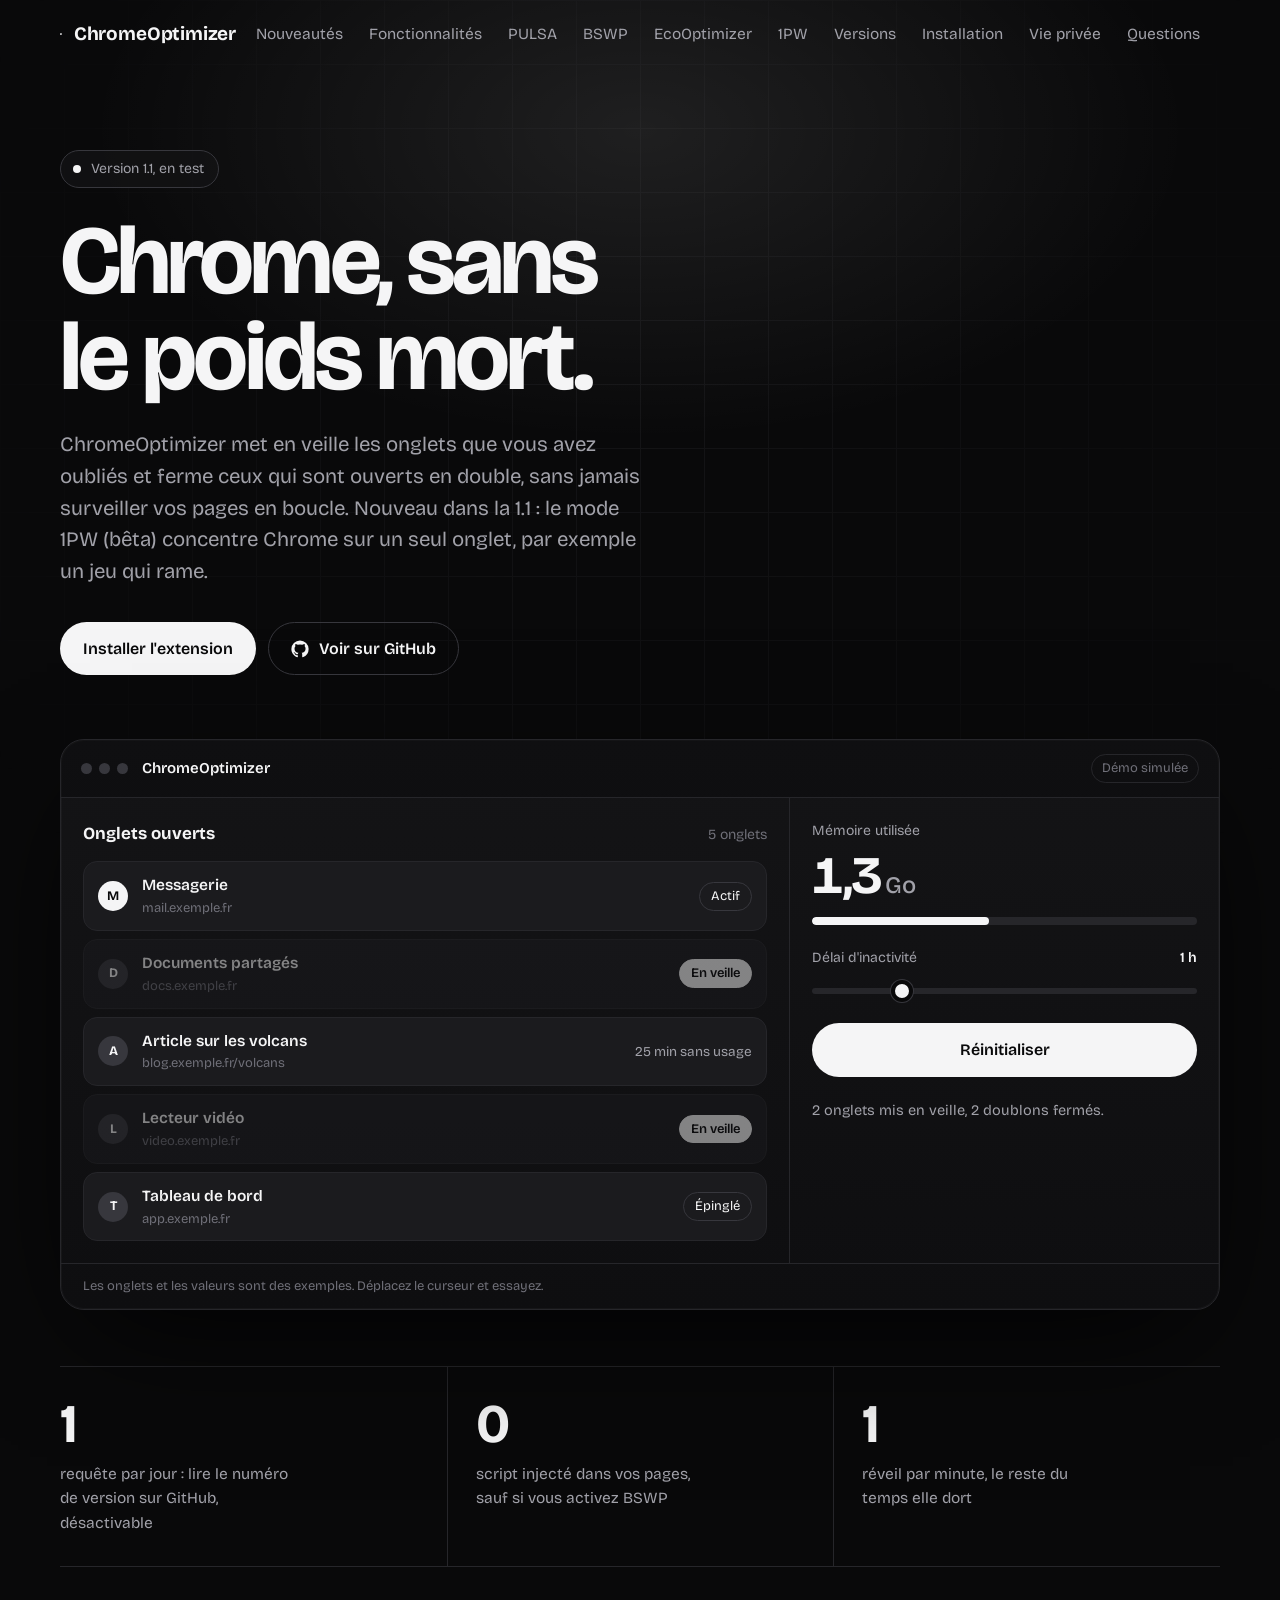
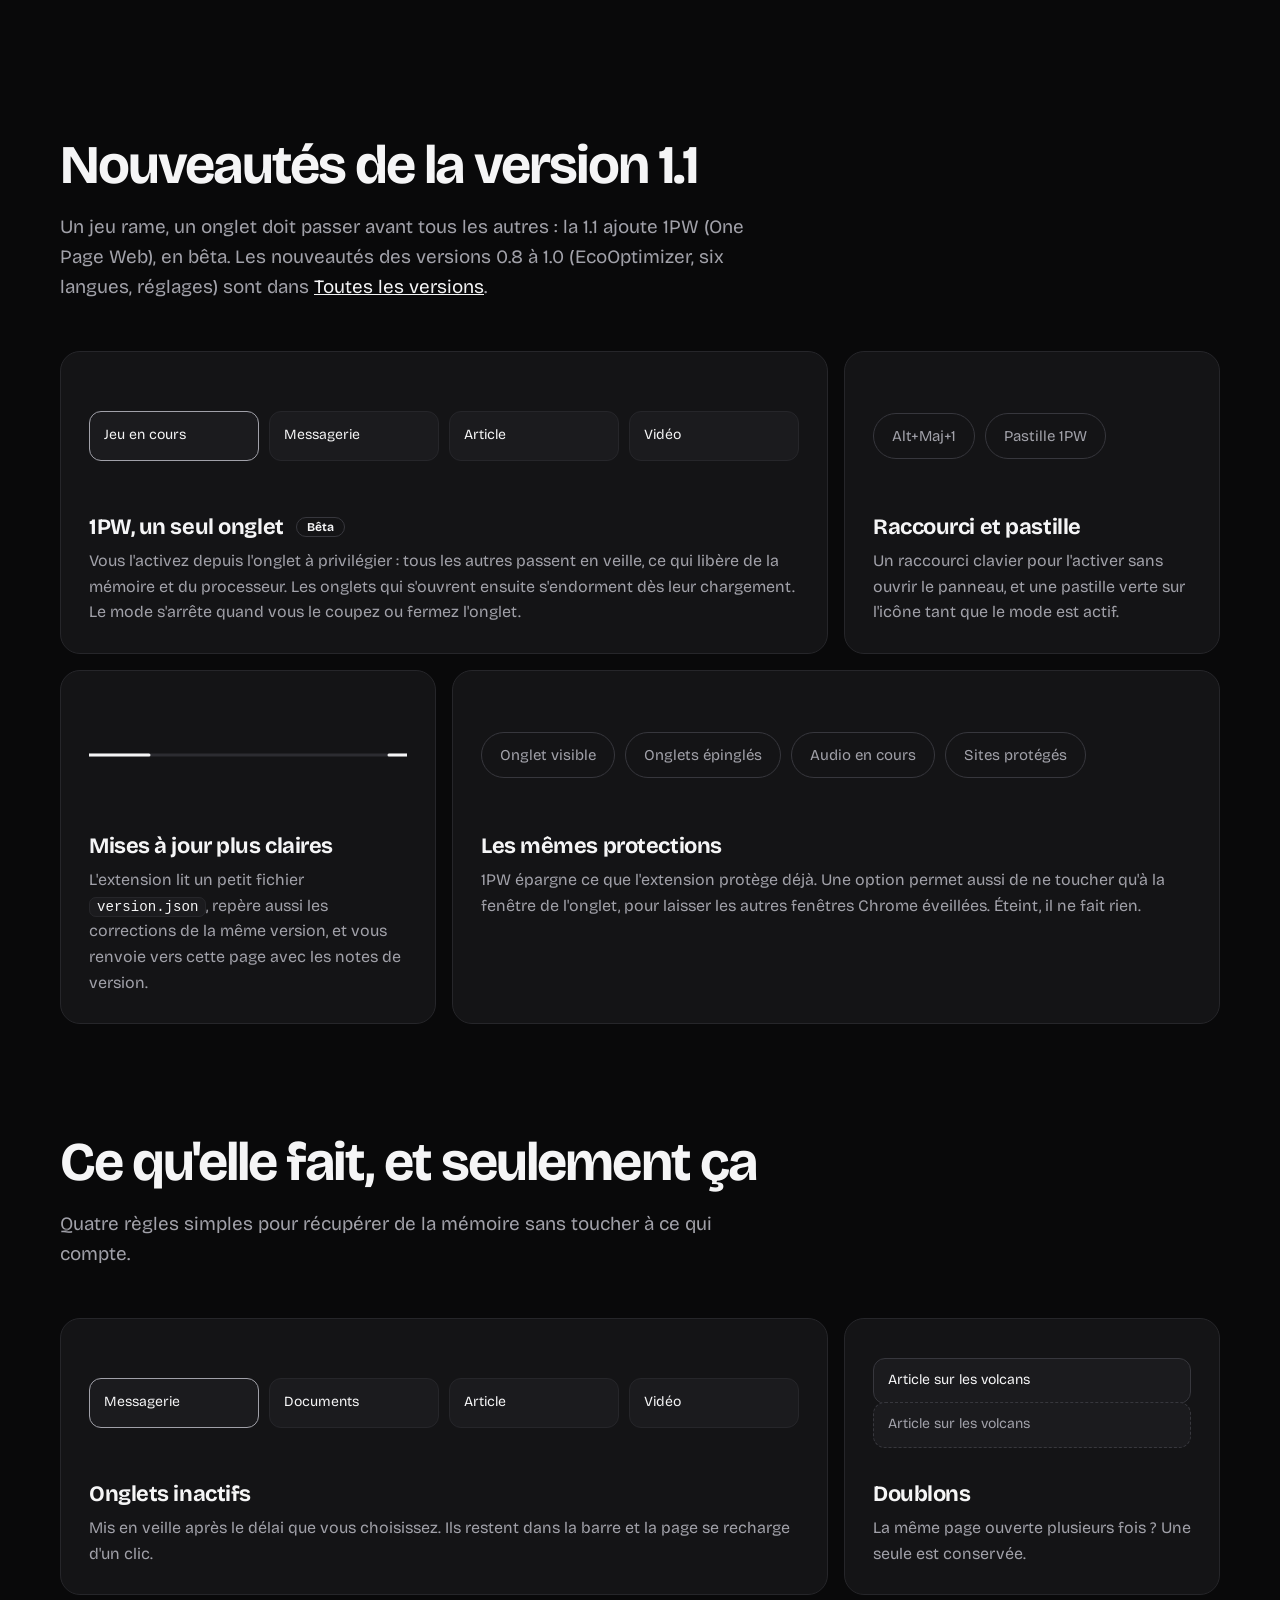
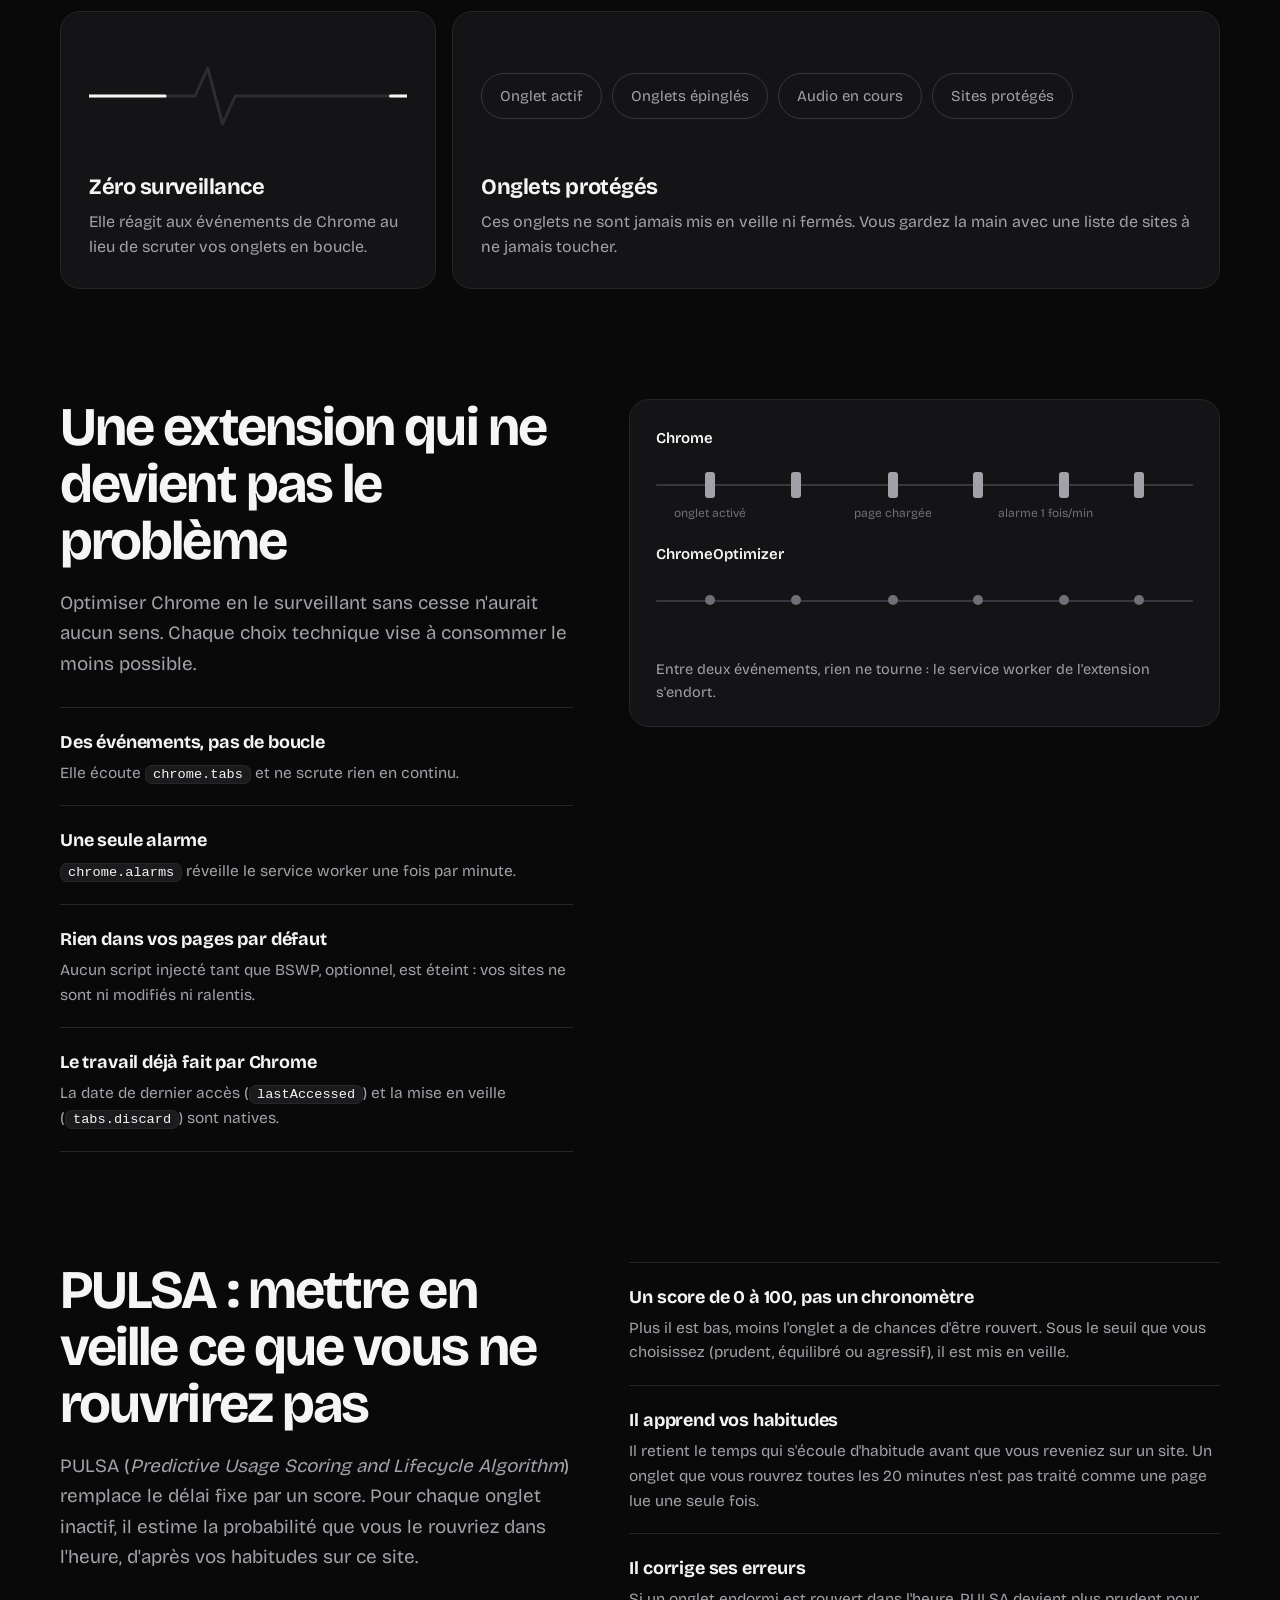
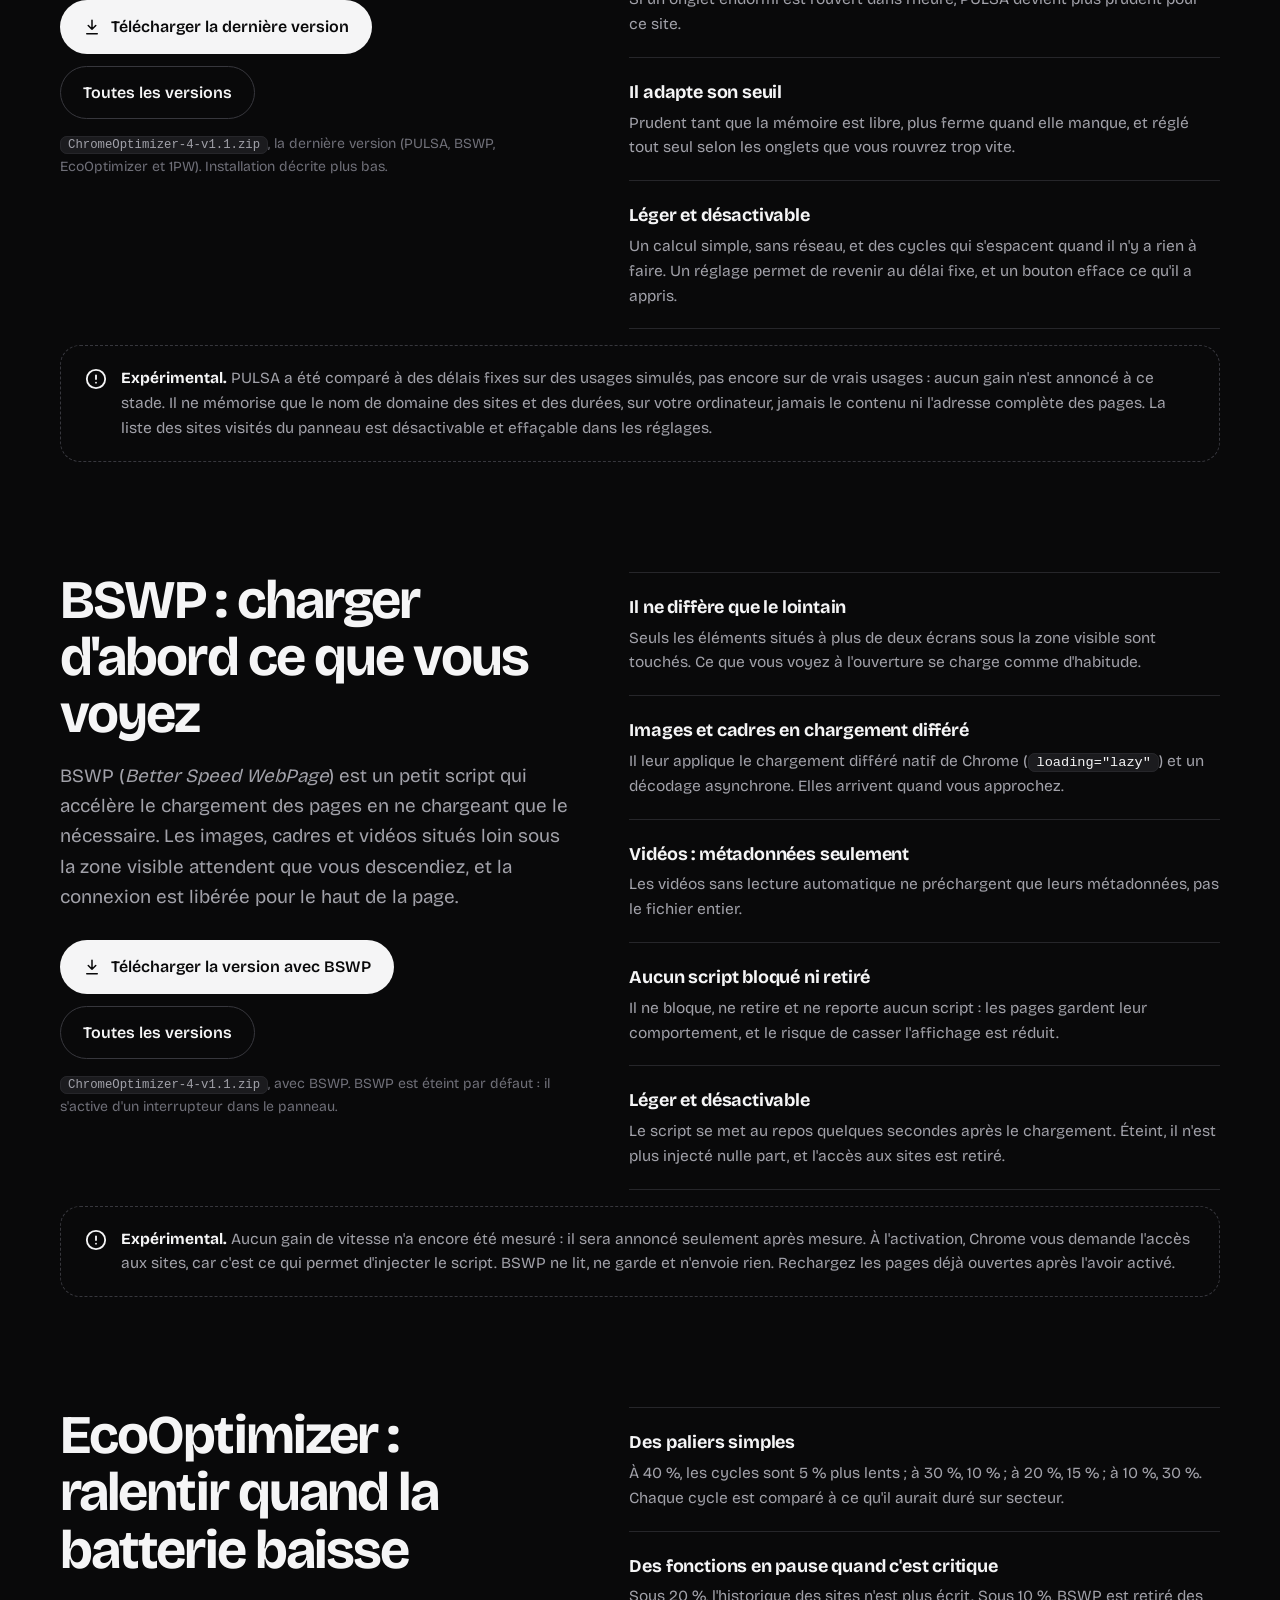
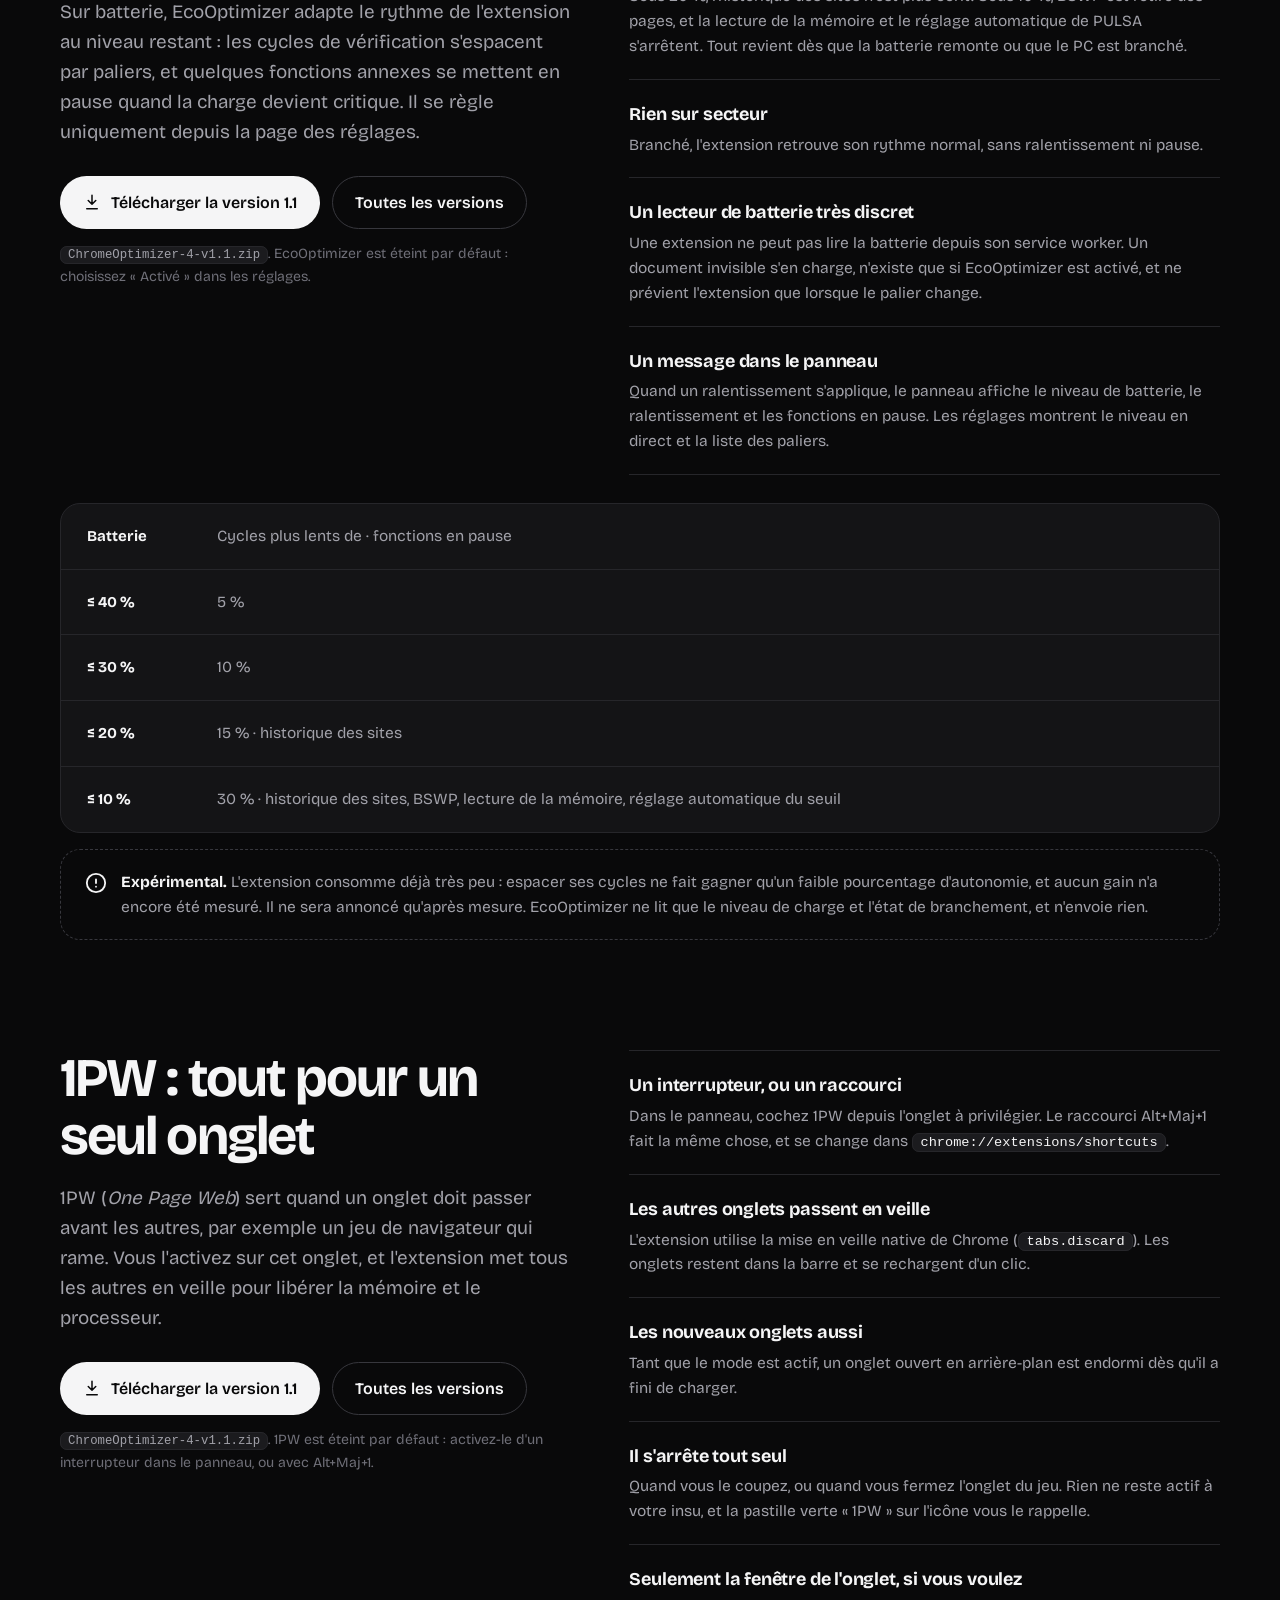
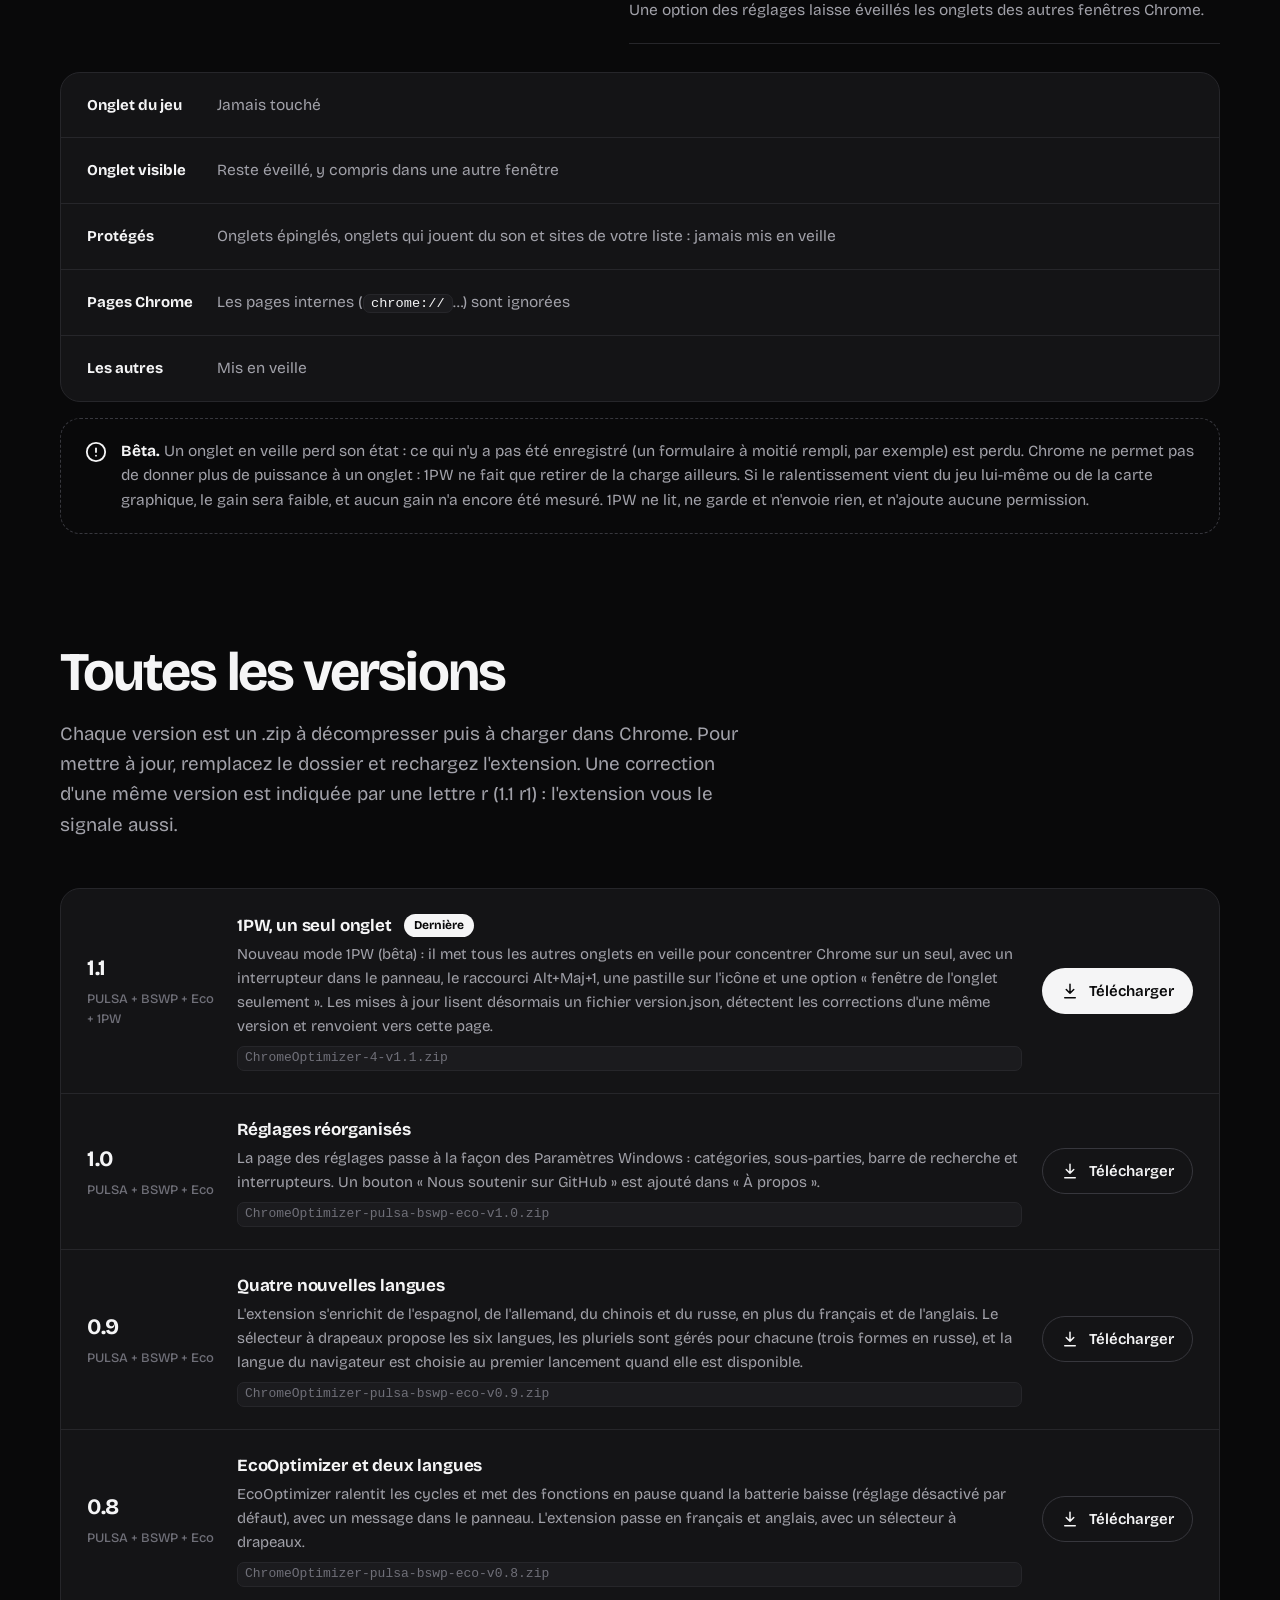
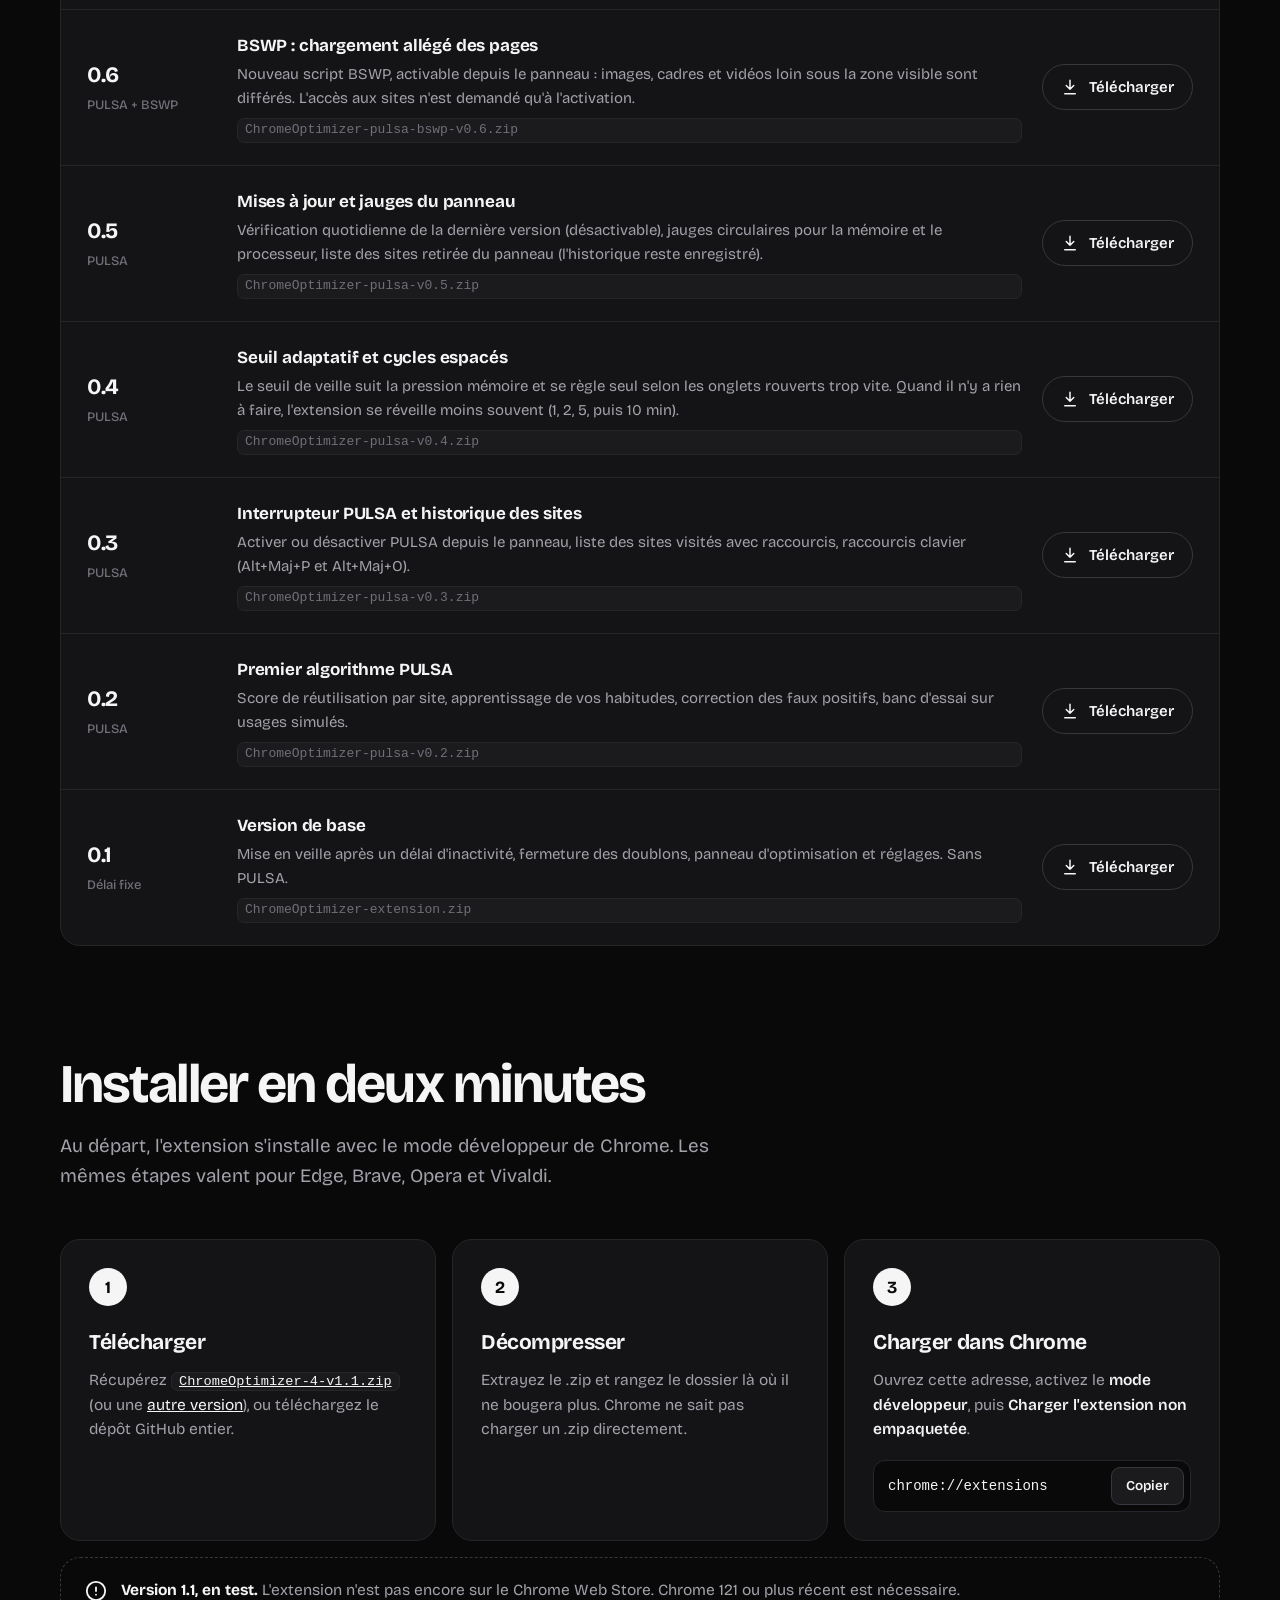
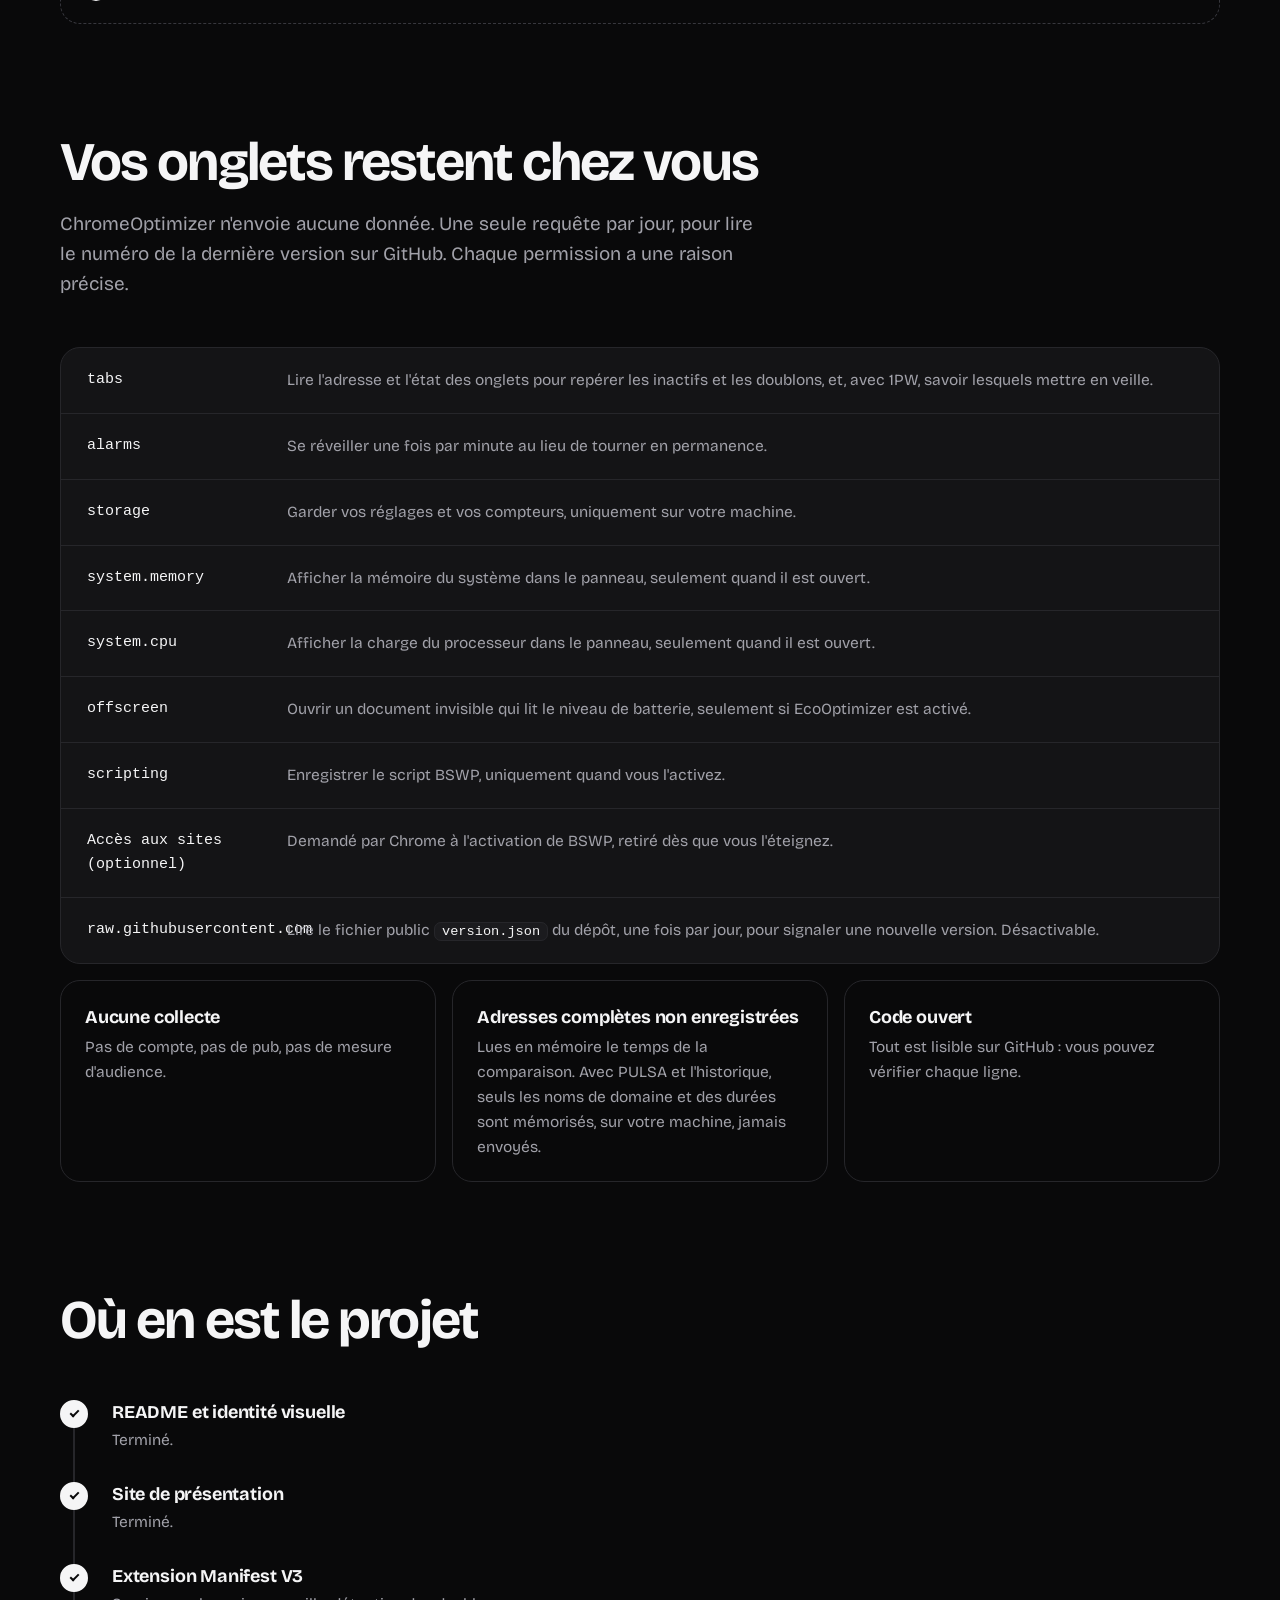
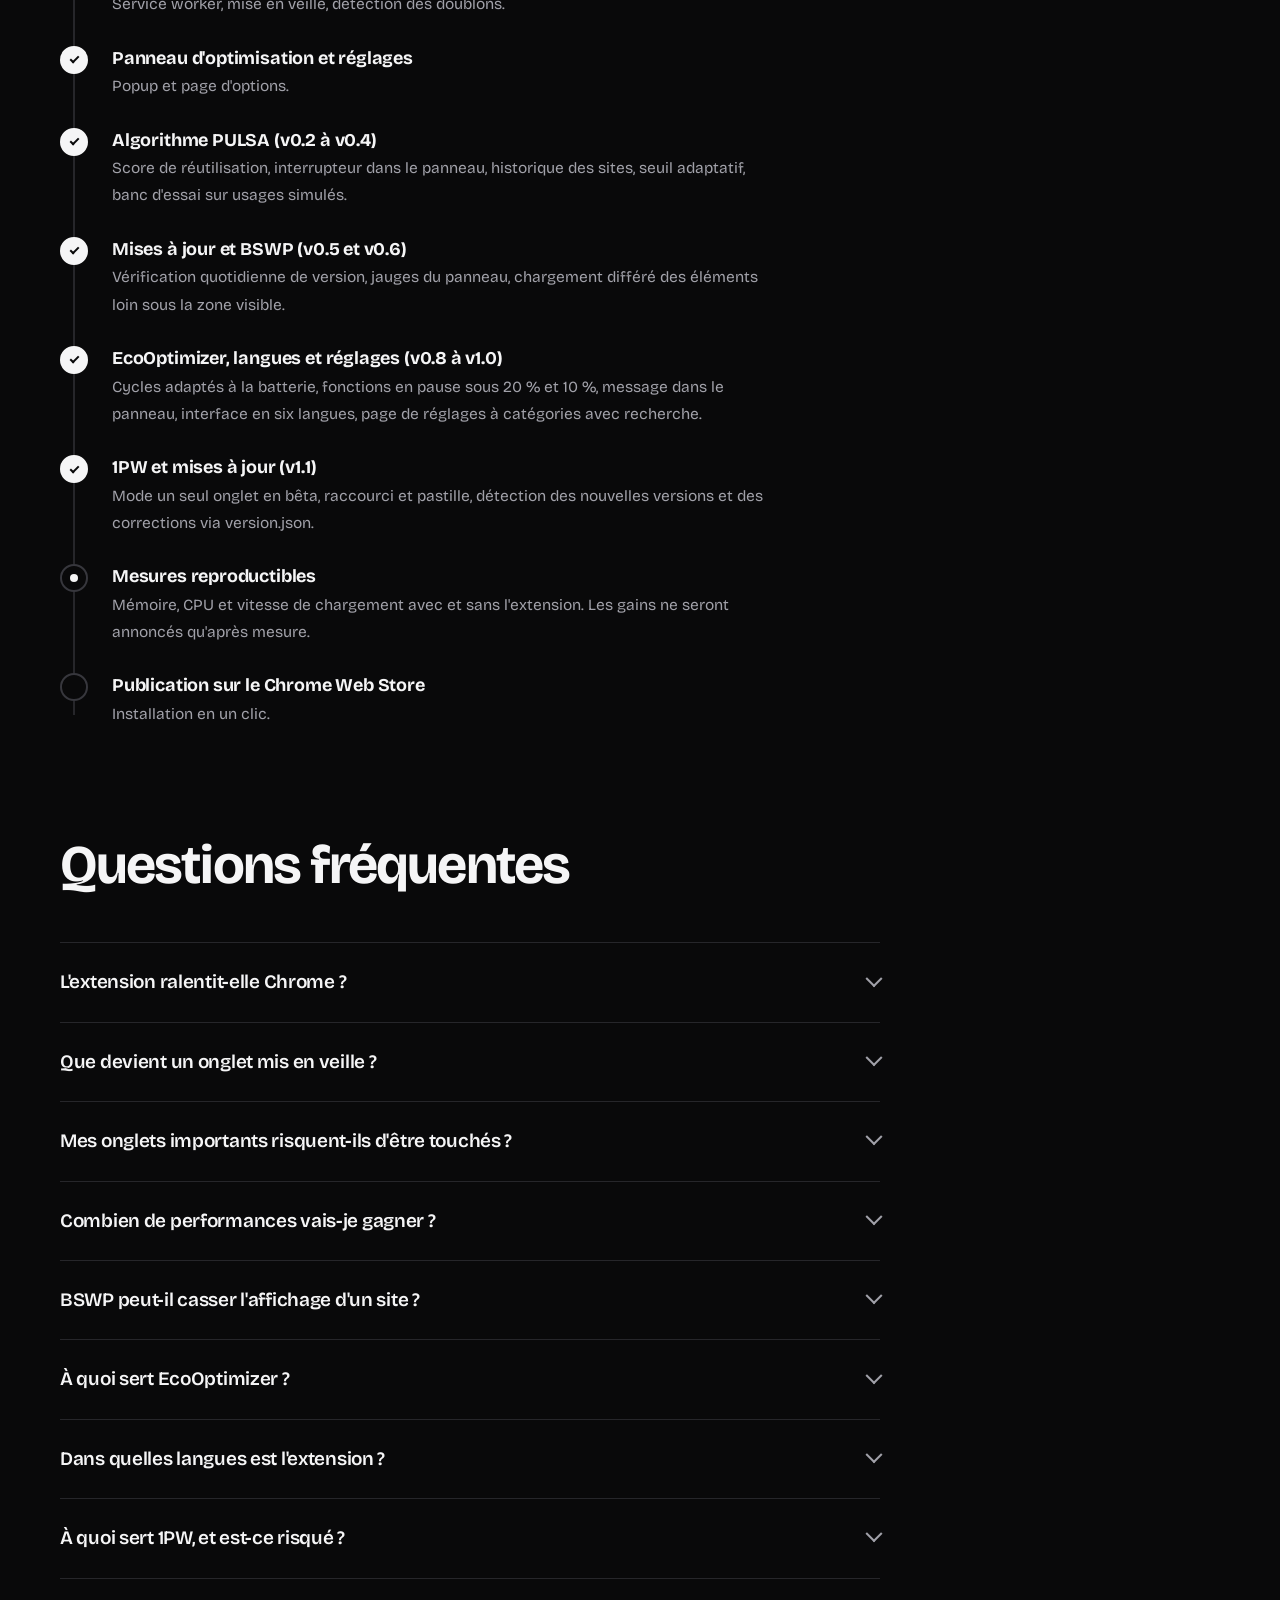
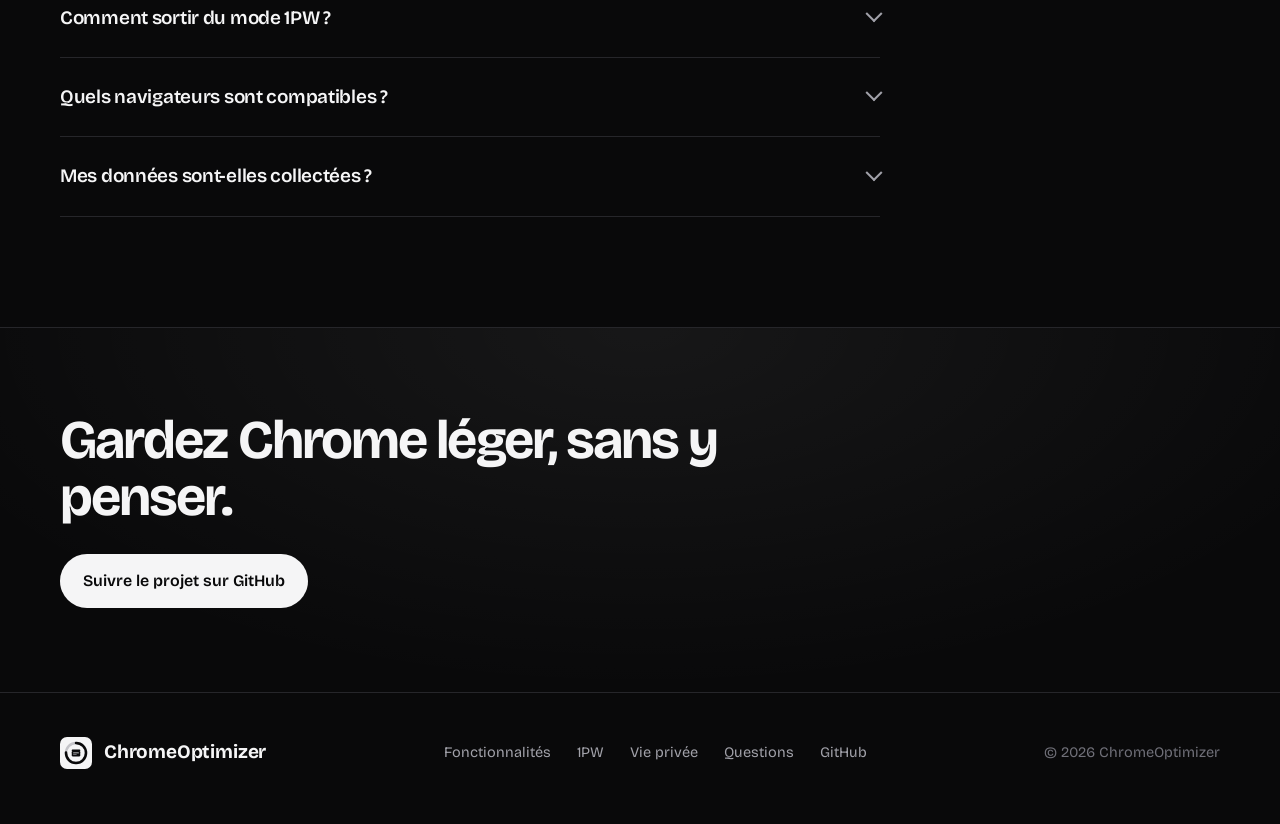
<file: index.html>
<!DOCTYPE html>
<html lang="fr">
<head>

<!-- Google tag (gtag.js) -->
<script async src="https://www.googletagmanager.com/gtag/js?id=G-51LEDQMF4M"></script>
<script>
  window.dataLayer = window.dataLayer || [];
  function gtag(){dataLayer.push(arguments);}
  gtag('js', new Date());

  gtag('config', 'G-51LEDQMF4M');
</script>


<meta charset="utf-8">
<meta name="viewport" content="width=device-width, initial-scale=1, viewport-fit=cover">
<title>ChromeOptimizer : libérez la mémoire de Chrome sans y penser</title>
<meta name="description" content="ChromeOptimizer met en veille les onglets inactifs, ferme les doublons, ménage la batterie (EcoOptimizer) et, nouveauté de la 1.1, concentre Chrome sur un seul onglet (1PW, bêta). En six langues. Aucune donnée collectée.">
<meta name="theme-color" content="#09090a">
<meta property="og:title" content="ChromeOptimizer">
<meta property="og:description" content="Libérez la mémoire de Chrome sans y penser. Onglets inactifs en veille, doublons fermés.">
<meta property="og:type" content="website">
<link rel="canonical" href="https://chpalitom09-bot.github.io/ChromeOptimizer/">
<meta name="robots" content="index, follow, max-image-preview:large">
<meta name="author" content="ChromeOptimizer">
<meta name="keywords" content="extension Chrome, libérer mémoire Chrome, onglets inactifs, mise en veille onglets, fermer doublons, économiser batterie, Chrome lent, tab suspender, gestionnaire d'onglets">
<meta property="og:url" content="https://chpalitom09-bot.github.io/ChromeOptimizer/">
<meta property="og:site_name" content="ChromeOptimizer">
<meta property="og:locale" content="fr_FR">
<meta property="og:image" content="https://chpalitom09-bot.github.io/ChromeOptimizer/og-image.png">
<meta property="og:image:width" content="1200">
<meta property="og:image:height" content="630">
<meta property="og:image:alt" content="ChromeOptimizer : libérez la mémoire de Chrome sans y penser">
<meta name="twitter:card" content="summary_large_image">
<meta name="twitter:title" content="ChromeOptimizer : libérez la mémoire de Chrome sans y penser">
<meta name="twitter:description" content="Onglets inactifs en veille, doublons fermés, mode un seul onglet. Aucune donnée collectée.">
<meta name="twitter:image" content="https://chpalitom09-bot.github.io/ChromeOptimizer/og-image.png">
<link rel="icon" href="https://chpalitom09-bot.github.io/ChromeOptimizer/favicon.ico" sizes="any">
<link rel="icon" href="https://chpalitom09-bot.github.io/ChromeOptimizer/favicon.svg" type="image/svg+xml">
<link rel="icon" href="https://chpalitom09-bot.github.io/ChromeOptimizer/icon-48.png" type="image/png" sizes="48x48">
<link rel="icon" href="https://chpalitom09-bot.github.io/ChromeOptimizer/icon-192.png" type="image/png" sizes="192x192">
<link rel="apple-touch-icon" href="https://chpalitom09-bot.github.io/ChromeOptimizer/apple-touch-icon.png">
<link rel="manifest" href="https://chpalitom09-bot.github.io/ChromeOptimizer/site.webmanifest">
<script type="application/ld+json">
{
  "@context": "https://schema.org",
  "@graph": [
    {
      "@type": "WebSite",
      "@id": "https://chpalitom09-bot.github.io/ChromeOptimizer/#website",
      "url": "https://chpalitom09-bot.github.io/ChromeOptimizer/",
      "name": "ChromeOptimizer",
      "inLanguage": "fr"
    },
    {
      "@type": "SoftwareApplication",
      "@id": "https://chpalitom09-bot.github.io/ChromeOptimizer/#app",
      "name": "ChromeOptimizer",
      "applicationCategory": "BrowserApplication",
      "operatingSystem": "Windows, macOS, Linux (Chrome 121+, Chromium)",
      "softwareVersion": "1.1",
      "description": "Extension Chrome qui met en veille les onglets inactifs, ferme les doublons, ménage la batterie et concentre Chrome sur un seul onglet. Aucune donnée collectée.",
      "url": "https://chpalitom09-bot.github.io/ChromeOptimizer/",
      "image": "https://chpalitom09-bot.github.io/ChromeOptimizer/og-image.png",
      "downloadUrl": "https://github.com/chpalitom09-bot/ChromeOptimizer/raw/main/ChromeOptimizer-4-v1.1.zip",
      "license": "https://github.com/chpalitom09-bot/ChromeOptimizer",
      "isAccessibleForFree": true,
      "offers": { "@type": "Offer", "price": "0", "priceCurrency": "EUR" }
    }
  ]
}
</script>
<link rel="preconnect" href="https://fonts.googleapis.com">
<link rel="preconnect" href="https://fonts.gstatic.com" crossorigin>
<link href="https://fonts.googleapis.com/css2?family=Bricolage+Grotesque:opsz,wght@12..96,400;12..96,500;12..96,600;12..96,700;12..96,800&display=swap" rel="stylesheet">
<style>
:root{
  --bg:#09090a; --bg-2:#0e0e10; --surface:#141416; --surface-2:#1b1b1e;
  --line:#26262a; --line-2:#37373d;
  --text:#f5f5f6; --muted:#a1a1a9; --dim:#6f6f78;
  --radius:20px; --wrap:1160px;
  color-scheme:dark;
}
*,*::before,*::after{box-sizing:border-box}
*{margin:0}
html{overflow-x:hidden;scroll-behavior:smooth;scroll-padding-top:88px;-webkit-text-size-adjust:100%}
body{font-family:"Bricolage Grotesque",system-ui,-apple-system,"Segoe UI",Roboto,sans-serif;background:var(--bg);color:var(--text);line-height:1.6;-webkit-font-smoothing:antialiased;overflow-x:hidden;font-size:17px}
a{color:inherit}
img,svg{display:block;max-width:100%}
button{font:inherit;color:inherit;cursor:pointer}
:focus-visible{outline:2px solid var(--text);outline-offset:3px;border-radius:6px}
.wrap{width:min(var(--wrap),100% - 40px);margin-inline:auto}
.sr{position:absolute;width:1px;height:1px;overflow:hidden;clip:rect(0 0 0 0);white-space:nowrap}
.skip{position:absolute;left:12px;top:-60px;background:var(--text);color:var(--bg);padding:10px 16px;border-radius:10px;z-index:100;text-decoration:none;font-weight:600}
.skip:focus{top:12px}

/* Boutons */
.btn{display:inline-flex;align-items:center;justify-content:center;gap:10px;padding:13px 22px;border-radius:999px;font-weight:600;font-size:16px;text-decoration:none;border:1px solid transparent;transition:background .2s,color .2s,border-color .2s,transform .2s;white-space:nowrap}
.btn:active{transform:scale(.97)}
.btn-primary{background:var(--text);color:var(--bg)}
.btn-primary:hover{background:#fff}
.btn-ghost{border-color:var(--line-2);color:var(--text);background:transparent}
.btn-ghost:hover{border-color:var(--muted);background:rgba(255,255,255,.04)}
.btn svg{width:18px;height:18px}

/* Navigation */
.nav{position:fixed;inset:0 0 auto 0;z-index:50;transition:background .3s,border-color .3s;border-bottom:1px solid transparent}
.nav.scrolled,.nav.open{background:rgba(9,9,10,.82);backdrop-filter:blur(14px);-webkit-backdrop-filter:blur(14px);border-color:var(--line)}
.nav-in{display:flex;align-items:center;justify-content:space-between;height:68px;gap:20px}
.brand{display:flex;align-items:center;gap:12px;text-decoration:none;font-weight:700;font-size:19px;letter-spacing:-.01em}
.brand svg{width:32px;height:32px}
.menu{display:flex;align-items:center;gap:30px}
.menu a{color:var(--muted);text-decoration:none;font-size:15.5px;transition:color .2s;white-space:nowrap}
.menu a:hover{color:var(--text)}
.nav-cta{display:flex;align-items:center;gap:10px}
.nav-cta .btn{padding:9px 18px;font-size:15px}
.burger{display:none;width:44px;height:44px;border-radius:12px;border:1px solid var(--line-2);background:transparent;position:relative}
.burger i{position:absolute;left:12px;right:12px;height:2px;background:var(--text);border-radius:2px;transition:transform .3s,opacity .2s}
.burger i:nth-child(1){top:16px}.burger i:nth-child(2){top:21px}.burger i:nth-child(3){top:26px}
.nav.open .burger i:nth-child(1){transform:translateY(5px) rotate(45deg)}
.nav.open .burger i:nth-child(2){opacity:0}
.nav.open .burger i:nth-child(3){transform:translateY(-5px) rotate(-45deg)}

/* Hero */
.hero{position:relative;padding:150px 0 60px;isolation:isolate;overflow-x:clip}
.hero::before{content:"";position:absolute;inset:0;z-index:-1;background-image:linear-gradient(var(--line) 1px,transparent 1px),linear-gradient(90deg,var(--line) 1px,transparent 1px);background-size:64px 64px;opacity:.4;-webkit-mask-image:radial-gradient(ellipse 75% 55% at 50% 25%,#000,transparent 78%);mask-image:radial-gradient(ellipse 75% 55% at 50% 25%,#000,transparent 78%)}
.hero::after{content:"";position:absolute;left:50%;top:-180px;width:min(1100px,140vw);height:620px;transform:translateX(-50%);z-index:-1;background:radial-gradient(closest-side,rgba(255,255,255,.09),transparent);pointer-events:none}
.status{display:inline-flex;align-items:center;gap:10px;padding:7px 14px 7px 12px;border:1px solid var(--line-2);border-radius:999px;font-size:14px;color:var(--muted);background:rgba(20,20,22,.7)}
.status i{width:8px;height:8px;border-radius:50%;background:var(--text);animation:beat 2.4s ease-in-out infinite}
@keyframes beat{0%,100%{opacity:1;transform:scale(1)}50%{opacity:.35;transform:scale(.7)}}
h1{font-size:clamp(2.5rem,7.6vw,6.1rem);line-height:.98;letter-spacing:-.04em;font-weight:700;margin:26px 0 24px}
h1 .ln{display:block;overflow:hidden;padding-bottom:.08em;margin-bottom:-.08em}
h1 .ln span{display:block;animation:rise 1s cubic-bezier(.2,.75,.15,1) both;animation-delay:calc(var(--i) * .11s + .1s)}
@keyframes rise{from{transform:translateY(105%)}to{transform:none}}
.lead{max-width:600px;font-size:clamp(1.05rem,2.2vw,1.28rem);color:var(--muted);line-height:1.55}
.cta{display:flex;flex-wrap:wrap;gap:12px;margin-top:34px}
.in-up{animation:inup .9s cubic-bezier(.2,.75,.15,1) both;animation-delay:calc(var(--d,0) * 1s)}
@keyframes inup{from{opacity:0;transform:translateY(22px)}to{opacity:1;transform:none}}

/* Démo */
.panel{margin-top:64px;background:linear-gradient(180deg,var(--surface),var(--bg-2));border:1px solid var(--line);border-radius:24px;box-shadow:0 40px 120px -30px rgba(0,0,0,.9),0 0 0 1px rgba(255,255,255,.03) inset;overflow:hidden}
.panel-bar{display:flex;align-items:center;gap:14px;padding:14px 20px;border-bottom:1px solid var(--line);background:rgba(0,0,0,.25)}
.dots{display:flex;gap:7px}.dots i{width:11px;height:11px;border-radius:50%;background:var(--line-2)}
.panel-title{font-weight:600;font-size:15px}
.panel-tag{margin-left:auto;white-space:nowrap;font-size:13px;color:var(--dim);border:1px solid var(--line);padding:3px 10px;border-radius:999px}
.panel-body{display:grid;grid-template-columns:minmax(0,1.7fr) minmax(0,1fr);gap:0}
.list-box{padding:22px 22px 14px;border-right:1px solid var(--line)}
.list-head{display:flex;justify-content:space-between;align-items:baseline;margin-bottom:14px}
.list-head b{font-size:17px}.list-head span{font-size:14px;color:var(--dim)}
.row{display:grid;grid-template-rows:1fr;transition:grid-template-rows .6s cubic-bezier(.4,0,.2,1),opacity .4s}
.row-clip{overflow:hidden;min-height:0}
.row-in{display:flex;align-items:center;gap:14px;padding:11px 14px;margin-bottom:8px;background:var(--surface-2);border:1px solid var(--line);border-radius:14px;transition:opacity .5s,background .25s,border-color .25s}
.row.scan .row-in{background:#2b2b30;border-color:#6a6a73}
.row.is-sleep .row-in{opacity:.5}
.row.is-closed{grid-template-rows:0fr;opacity:0}
.fav{flex:none;width:30px;height:30px;border-radius:50%;background:var(--line-2);display:grid;place-items:center;font-size:13px;font-weight:700;color:var(--text)}
.row.k-active .fav{background:var(--text);color:var(--bg)}
.row-main{min-width:0;flex:1}
.row-main b{display:block;font-weight:600;font-size:15.5px;white-space:nowrap;overflow:hidden;text-overflow:ellipsis}
.row-main small{display:block;font-size:13px;color:var(--dim);white-space:nowrap;overflow:hidden;text-overflow:ellipsis}
.meta{flex:none;font-size:13.5px;color:var(--muted);text-align:right}
.pill{display:inline-block;padding:3px 11px;border-radius:999px;border:1px solid var(--line-2);font-size:13px;color:var(--text)}
.pill.dup{border-style:dashed;color:var(--muted)}
.pill.sleep{background:var(--text);color:var(--bg);border-color:var(--text);font-weight:600}
.side{padding:22px;display:flex;flex-direction:column;gap:22px}
.mem-label{font-size:14px;color:var(--muted)}
.mem-num{font-size:clamp(2.4rem,5vw,3.3rem);font-weight:700;letter-spacing:-.03em;line-height:1.1;margin:4px 0 12px;font-variant-numeric:tabular-nums}
.mem-num small{font-size:.45em;font-weight:500;color:var(--muted);margin-left:4px;letter-spacing:0}
.bar{height:8px;border-radius:99px;background:var(--line);overflow:hidden}
.bar i{display:block;height:100%;width:100%;background:var(--text);border-radius:99px;transition:width .9s cubic-bezier(.4,0,.2,1)}
.slider{display:block;font-size:14px;color:var(--muted)}
.slider-top{display:flex;justify-content:space-between;margin-bottom:10px}
.slider output{color:var(--text);font-weight:600}
input[type=range]{-webkit-appearance:none;appearance:none;width:100%;height:6px;border-radius:99px;background:var(--line);outline-offset:6px}
input[type=range]::-webkit-slider-thumb{-webkit-appearance:none;width:22px;height:22px;border-radius:50%;background:var(--text);border:4px solid var(--bg);box-shadow:0 0 0 1px var(--line-2);cursor:pointer}
input[type=range]::-moz-range-thumb{width:18px;height:18px;border-radius:50%;background:var(--text);border:4px solid var(--bg);box-shadow:0 0 0 1px var(--line-2);cursor:pointer}
.side .btn{width:100%}
.summary{font-size:14.5px;color:var(--muted);min-height:3em}
.note{padding:12px 22px;border-top:1px solid var(--line);font-size:13px;color:var(--dim)}

/* Faits */
.facts{display:grid;grid-template-columns:repeat(3,1fr);margin-top:56px;border-top:1px solid var(--line);border-bottom:1px solid var(--line)}
.fact{padding:30px 0 30px 28px;border-left:1px solid var(--line)}
.fact:first-child{border-left:0;padding-left:0}
.fact b{display:block;font-size:clamp(2.2rem,4.5vw,3.4rem);font-weight:700;letter-spacing:-.04em;line-height:1}
.fact span{display:block;margin-top:10px;color:var(--muted);font-size:15.5px;max-width:240px}

/* Sections */
section{padding:110px 0 0}
.sec-head{max-width:700px;margin-bottom:48px}
h2{font-size:clamp(2rem,4.6vw,3.4rem);letter-spacing:-.035em;line-height:1.05;font-weight:700}
.sec-head p{margin-top:18px;color:var(--muted);font-size:clamp(1.02rem,2vw,1.18rem)}

/* Fonctionnalités */
.bento{display:grid;grid-template-columns:repeat(6,1fr);gap:16px}
.tile{background:var(--surface);border:1px solid var(--line);border-radius:var(--radius);padding:28px;display:flex;flex-direction:column;gap:22px;overflow:hidden;position:relative;transition:border-color .3s}
.tile:hover{border-color:var(--line-2)}
.t4{grid-column:span 4}.t2{grid-column:span 2}
.tile h3{font-size:22px;letter-spacing:-.02em;line-height:1.2}
.tile p{color:var(--muted);font-size:16px;margin-top:8px}
.viz{min-height:112px;display:flex;align-items:center}
.mt-row{display:flex;gap:10px;width:100%}
.mt{flex:1;position:relative;height:50px;border-radius:12px;background:var(--surface-2);border:1px solid var(--line);display:flex;align-items:center;padding:0 14px;font-size:14px;color:var(--text);white-space:nowrap}
.mt.on{border-color:var(--muted)}
.mt.sl{animation:dim 6s ease-in-out infinite;animation-delay:calc(var(--k) * .7s)}
@keyframes dim{0%,18%{opacity:1}30%,80%{opacity:.35}92%,100%{opacity:1}}
.z{position:absolute;right:12px;top:6px;font-weight:700;opacity:0;font-size:15px;animation:zf 3s ease-out infinite}
.z:nth-child(2){animation-delay:1s}.z:nth-child(3){animation-delay:2s}
@keyframes zf{0%{opacity:0;transform:translate(0,10px)}25%{opacity:1}100%{opacity:0;transform:translate(10px,-20px)}}
.v-dup{position:relative;width:100%;height:110px}
.v-dup .d{position:absolute;left:0;right:0;height:46px;border-radius:12px;background:var(--surface-2);border:1px solid var(--line-2);display:flex;align-items:center;padding:0 14px;font-size:14px}
.v-dup .d1{top:10px}
.v-dup .d2{top:54px;border-style:dashed;color:var(--muted);animation:merge 4.5s ease-in-out infinite}
@keyframes merge{0%,20%{transform:none;opacity:1}55%,85%{transform:translateY(-44px) scale(.97);opacity:0}85.1%{transform:none;opacity:0}100%{transform:none;opacity:1}}
.v-line{width:100%}
.v-line svg{width:100%;height:96px}
.v-line .pulse{animation:run 3s linear infinite}
@keyframes run{0%{stroke-dashoffset:20}100%{stroke-dashoffset:-100}}
.chips{display:flex;flex-wrap:wrap;gap:10px}
.chip{padding:10px 18px;border-radius:999px;border:1px solid var(--line-2);font-size:15px;color:var(--muted);animation:glow 6s ease-in-out infinite;animation-delay:calc(var(--k) * 1.5s)}
@keyframes glow{0%{background:transparent;color:var(--muted)}6%,20%{background:var(--text);color:var(--bg);border-color:var(--text)}30%,100%{background:transparent;color:var(--muted)}}

/* Léger */
.split{display:grid;grid-template-columns:minmax(0,1fr) minmax(0,1.15fr);gap:56px;align-items:start}
.plist{list-style:none;padding:0;border-top:1px solid var(--line)}
.plist li{padding:20px 0;border-bottom:1px solid var(--line)}
.plist b{display:block;font-size:18px;letter-spacing:-.01em}
.plist span{display:block;color:var(--muted);font-size:15.5px;margin-top:4px}
code{font-family:ui-monospace,SFMono-Regular,Menlo,Consolas,monospace;font-size:.88em;background:var(--surface-2);border:1px solid var(--line);padding:1px 7px;border-radius:7px;color:var(--text)}
.lanes{background:var(--surface);border:1px solid var(--line);border-radius:var(--radius);padding:26px 26px 22px;position:sticky;top:100px}
.lane-name{display:block;font-weight:600;font-size:15px;margin-bottom:6px}
.track{position:relative;height:74px;margin-bottom:12px}
.track::before{content:"";position:absolute;left:0;right:0;top:28px;height:2px;background:var(--line-2);border-radius:2px}
.tick{position:absolute;left:calc(var(--x) * 1%);top:16px;width:10px;height:26px;margin-left:-5px;border-radius:3px;background:var(--muted)}
.tick-l{position:absolute;left:calc(var(--x) * 1%);top:48px;transform:translateX(-50%);font-size:12px;color:var(--dim);white-space:nowrap}
.blip{position:absolute;left:calc(var(--x) * 1%);top:23px;width:10px;height:10px;margin-left:-5px;border-radius:50%;background:var(--dim)}
.blip::after{content:"";position:absolute;inset:-4px;border-radius:50%;background:var(--text);opacity:0;animation:ping 8s ease-out infinite;animation-delay:calc(var(--x) * .08s)}
@keyframes ping{0%{opacity:0;transform:scale(.4)}3%{opacity:1;transform:scale(1.5)}13%,100%{opacity:0;transform:scale(1)}}
.cursor{position:absolute;top:6px;bottom:6px;width:2px;background:var(--text);opacity:0;animation:sweep 8s linear infinite;border-radius:2px}
@keyframes sweep{0%{left:0;opacity:0}3%{opacity:.4}97%{opacity:.4}100%{left:100%;opacity:0}}
.lanes p{color:var(--muted);font-size:14.5px;margin-top:8px}

/* Installation */
.steps{display:grid;grid-template-columns:repeat(3,1fr);gap:16px;counter-reset:s}
.step{background:var(--surface);border:1px solid var(--line);border-radius:var(--radius);padding:28px;counter-increment:s}
.step::before{content:counter(s);display:grid;place-items:center;width:38px;height:38px;border-radius:50%;background:var(--text);color:var(--bg);font-weight:700;margin-bottom:20px}
.step h3{font-size:21px;letter-spacing:-.02em}
.step p{color:var(--muted);font-size:15.5px;margin-top:8px}
.copy{margin-top:18px;display:flex;align-items:center;gap:10px;background:var(--bg);border:1px solid var(--line);border-radius:12px;padding:6px 6px 6px 14px;font-family:ui-monospace,SFMono-Regular,Menlo,Consolas,monospace;font-size:14px}
.copy span{flex:1;min-width:0;overflow:hidden;text-overflow:ellipsis;white-space:nowrap}
.copy button{border:1px solid var(--line-2);background:var(--surface-2);border-radius:9px;padding:7px 14px;font-size:13.5px;font-weight:600;font-family:"Bricolage Grotesque",system-ui,sans-serif;transition:background .2s}
.copy button:hover{background:var(--line)}
/* Versions */
.versions{list-style:none;padding:0;border:1px solid var(--line);border-radius:var(--radius);overflow:hidden;background:var(--surface)}
.ver{display:grid;grid-template-columns:130px 1fr auto;gap:20px;align-items:center;padding:22px 26px;border-top:1px solid var(--line)}
.ver:first-child{border-top:0}
.ver-n{font-size:22px;font-weight:700;letter-spacing:-.02em}
.ver-n small{display:block;font-size:13px;font-weight:500;color:var(--dim);letter-spacing:0;margin-top:2px}
.ver-t b{display:block;font-size:17px;letter-spacing:-.01em}
.ver-t span{display:block;color:var(--muted);font-size:15px;margin-top:3px}
.ver .tag{display:inline-block;margin-left:8px;padding:2px 10px;border-radius:999px;background:var(--text);color:var(--bg);font-size:12px;font-weight:700;vertical-align:2px;letter-spacing:0}
.ver .btn{padding:10px 18px;font-size:15px}
.ver-file{display:block;margin-top:8px;color:var(--dim);font-size:13px;font-family:ui-monospace,SFMono-Regular,Menlo,Consolas,monospace}
@media (max-width:640px){.ver{grid-template-columns:1fr;gap:12px;padding:20px}.ver .btn{width:100%}}
/* PULSA */
.pulsa-cta{display:flex;flex-wrap:wrap;gap:12px;margin-top:28px}
.pulsa-meta{margin-top:14px;color:var(--dim);font-size:14px}
.pulsa-meta code{color:var(--muted)}
.callout{margin-top:16px;display:flex;gap:14px;align-items:flex-start;border:1px dashed var(--line-2);border-radius:var(--radius);padding:20px 24px;color:var(--muted);font-size:15.5px}
.callout svg{flex:none;width:22px;height:22px;margin-top:2px;color:var(--text)}
.callout b{color:var(--text)}

/* Vie privée */
.table{border:1px solid var(--line);border-radius:var(--radius);overflow:hidden;background:var(--surface)}
.tr{display:grid;grid-template-columns:180px 1fr;gap:20px;padding:20px 26px;border-top:1px solid var(--line)}
.tr:first-child{border-top:0}
.tr b{font-family:ui-monospace,SFMono-Regular,Menlo,Consolas,monospace;font-size:15px;font-weight:500}
.tr span{color:var(--muted);font-size:15.5px}
.assure{display:grid;grid-template-columns:repeat(3,1fr);gap:16px;margin-top:16px}
.assure div{padding:22px 24px;border:1px solid var(--line);border-radius:var(--radius);color:var(--muted);font-size:15.5px}
.assure b{display:block;color:var(--text);font-size:18px;margin-bottom:4px;letter-spacing:-.01em}

/* Feuille de route */
.road{list-style:none;padding:0;max-width:720px;position:relative}
.road::before{content:"";position:absolute;left:13px;top:12px;bottom:12px;width:2px;background:var(--line)}
.road li{position:relative;padding:0 0 26px 52px}
.road li:last-child{padding-bottom:0}
.road i{position:absolute;left:0;top:2px;width:28px;height:28px;border-radius:50%;background:var(--bg);border:2px solid var(--line-2);display:grid;place-items:center}
.road li.done i{background:var(--text);border-color:var(--text)}
.road li.done i::after{content:"";width:9px;height:5px;border-left:2px solid var(--bg);border-bottom:2px solid var(--bg);transform:translateY(-1px) rotate(-45deg)}
.road li.now i::after{content:"";width:8px;height:8px;border-radius:50%;background:var(--text);animation:beat 2.4s ease-in-out infinite}
.road b{font-size:18px;letter-spacing:-.01em;display:block}
.road span{color:var(--muted);font-size:15.5px}

/* FAQ */
.faq{max-width:820px;border-top:1px solid var(--line)}
details{border-bottom:1px solid var(--line)}
summary{list-style:none;cursor:pointer;display:flex;justify-content:space-between;align-items:center;gap:20px;padding:24px 0;font-size:19px;font-weight:600;letter-spacing:-.015em}
summary::-webkit-details-marker{display:none}
summary::after{content:"";flex:none;width:12px;height:12px;border-right:2px solid var(--muted);border-bottom:2px solid var(--muted);transform:rotate(45deg) translate(-3px,-3px);transition:transform .3s}
details[open] summary::after{transform:rotate(-135deg) translate(-3px,-3px)}
details p{padding:0 40px 26px 0;color:var(--muted);font-size:16.5px;max-width:700px;animation:inup .5s ease both}

/* Final + footer */
.final{margin-top:110px;padding:84px 0;border-top:1px solid var(--line);border-bottom:1px solid var(--line);background:radial-gradient(ellipse 60% 100% at 50% 0,rgba(255,255,255,.06),transparent)}
.final .wrap{display:flex;flex-direction:column;align-items:flex-start;gap:28px}
.final h2{max-width:760px}
footer{padding:44px 0 56px}
.foot{display:flex;flex-wrap:wrap;gap:24px 40px;justify-content:space-between;align-items:center;color:var(--dim);font-size:14.5px}
.foot nav{display:flex;flex-wrap:wrap;gap:8px 26px}
.foot a{text-decoration:none;color:var(--muted)}
.foot a:hover{color:var(--text)}

/* Animations seulement quand visibles */
[data-anim]:not(.in) *,[data-anim]:not(.in) *::after{animation-play-state:paused!important}


/* Nouveautés v0.8 : EcoOptimizer et langues */
.eco-viz{display:grid;gap:8px;width:100%}
.eco-row{display:grid;grid-template-columns:62px 1fr 74px;align-items:center;gap:12px;font-size:14px;color:var(--muted)}
.eco-row b{color:var(--text);font-weight:600;font-variant-numeric:tabular-nums}
.eco-bar{height:10px;border-radius:999px;background:var(--surface-2);border:1px solid var(--line);overflow:hidden}
.eco-bar i{display:block;height:100%;width:var(--w);border-radius:999px;background:var(--text);transform:scaleX(0);transform-origin:left;transition:transform .9s cubic-bezier(.4,0,.2,1);transition-delay:calc(var(--k) * .12s)}
.in .eco-bar i{transform:scaleX(1)}
.eco-row em{font-style:normal;text-align:right;font-variant-numeric:tabular-nums}
.langs{display:grid;grid-template-columns:1fr 1fr;gap:10px;width:100%}
.lg{display:flex;align-items:center;gap:12px;padding:9px 12px;border-radius:14px;border:1px solid var(--line-2);background:var(--surface-2);font-size:15px;font-weight:600}
.lg.on{border-color:var(--muted)}
.lg .flag{width:34px;height:23px;border-radius:5px;box-shadow:0 0 0 1px rgba(255,255,255,.18),0 1px 3px rgba(0,0,0,.5)}
.lg small{display:block;font-size:12px;font-weight:500;color:var(--dim);letter-spacing:.04em}
.tiers{margin-top:28px}
.tiers .tr{grid-template-columns:110px 1fr}
.tiers .tr b{font-family:inherit;font-weight:700}
.eco-note{margin-top:14px;color:var(--dim);font-size:14px}
.new{display:inline-block;margin-left:8px;padding:2px 10px;border-radius:999px;border:1px solid var(--line-2);color:var(--text);font-size:12px;font-weight:700;vertical-align:3px;letter-spacing:0}
.menu{gap:26px}
.nav-cta .btn{display:none}
@media (max-width:1260px){
  .menu{position:absolute;left:0;right:0;top:68px;flex-direction:column;align-items:stretch;gap:0;background:rgba(9,9,10,.97);border-bottom:1px solid var(--line);padding:6px 20px 16px;display:none}
  .nav.open .menu{display:flex}
  .menu a{padding:15px 0;border-bottom:1px solid var(--line);font-size:17px}
  .menu a:last-child{border-bottom:0}
  .burger{display:block}
  .nav-cta .btn{display:none}
}
@media (max-width:640px){.tiers .tr{grid-template-columns:1fr}.eco-row{grid-template-columns:54px 1fr 66px;gap:8px}}

/* Responsive */
@media (max-width:980px){
  .bento{grid-template-columns:1fr 1fr}
  .t4,.t2{grid-column:span 2}
  .t2{grid-column:span 1}
  .split{grid-template-columns:1fr;gap:36px}
  .lanes{position:static}
  .steps{grid-template-columns:1fr}
  .assure{grid-template-columns:1fr}
}
@media (max-width:820px){
  .menu{position:absolute;left:0;right:0;top:68px;flex-direction:column;align-items:stretch;gap:0;background:rgba(9,9,10,.97);border-bottom:1px solid var(--line);padding:6px 20px 16px;display:none}
  .nav.open .menu{display:flex}
  .menu a{padding:15px 0;border-bottom:1px solid var(--line);font-size:17px}
  .menu a:last-child{border-bottom:0}
  .burger{display:block}
  .nav-cta .btn{display:none}
  .panel-body{grid-template-columns:1fr}
  .list-box{border-right:0;border-bottom:1px solid var(--line)}
  .facts{grid-template-columns:1fr}
  .fact{border-left:0;border-top:1px solid var(--line);padding:24px 0}
  .fact:first-child{border-top:0}
  .fact span{max-width:none}
}
@media (max-width:640px){
  body{font-size:16px}
  .hero{padding:118px 0 40px}
  section{padding-top:84px}
  .bento{grid-template-columns:1fr}
  .t4,.t2{grid-column:auto}
  .tile{padding:22px}
  .mt-row .mt:nth-child(n+4){display:none}
  .tr{grid-template-columns:1fr;gap:6px;padding:18px 20px}
  .list-box{padding:18px 14px 8px}
  .row-in{padding:10px 12px;gap:11px}
  .fav{width:28px;height:28px}
  .meta{font-size:12.5px}
  .tick-l.hide-s{display:none}
  .lanes{padding:20px 18px 18px}
  .cta .btn{flex:1}
  .final{padding:64px 0}
  .final .btn{width:100%}
  summary{font-size:17px}
}
@media (prefers-reduced-motion:reduce){
  *,*::before,*::after{animation-duration:.001ms!important;animation-iteration-count:1!important;transition-duration:.001ms!important;scroll-behavior:auto!important}
  .cursor,.z{display:none}
}
</style>
</head>
<body>

<svg width="0" height="0" style="position:absolute" aria-hidden="true" focusable="false">
  <symbol id="logo" viewBox="0 0 128 128">
    <rect width="128" height="128" rx="28" fill="#f5f5f6"/>
    <circle cx="64" cy="64" r="40" fill="none" stroke="#c4c4c9" stroke-width="10"/>
    <circle cx="64" cy="64" r="40" fill="none" stroke="#09090a" stroke-width="10" stroke-linecap="round" stroke-dasharray="251.3" stroke-dashoffset="62" transform="rotate(-90 64 64)"/>
    <rect x="47" y="50" width="34" height="8" rx="2.5" fill="#09090a"/>
    <rect x="47" y="56" width="34" height="22" rx="5" fill="#09090a"/>
    <rect x="52" y="62" width="24" height="3" rx="1.5" fill="#f5f5f6"/>
    <rect x="52" y="69" width="15" height="3" rx="1.5" fill="#8b8b93"/>
  </symbol>
</svg>

<a class="skip" href="#contenu">Aller au contenu</a>

<header class="nav" id="nav">
  <div class="wrap nav-in">
    <a class="brand" href="#top" aria-label="ChromeOptimizer, accueil"><svg aria-hidden="true"><use href="#logo"/></svg>ChromeOptimizer</a>
    <nav class="menu" id="menu" aria-label="Navigation principale">
      <a href="#nouveautes">Nouveautés</a>
      <a href="#fonctionnalites">Fonctionnalités</a>
      <a href="#pulsa">PULSA</a>
      <a href="#bswp">BSWP</a>
      <a href="#eco">EcoOptimizer</a>
      <a href="#onepw">1PW</a>
      <a href="#versions">Versions</a>
      <a href="#installation">Installation</a>
      <a href="#confidentialite">Vie privée</a>
      <a href="#faq">Questions</a>
    </nav>
    <div class="nav-cta">
      <a class="btn btn-ghost" href="https://github.com/chpalitom09-bot/ChromeOptimizer" target="_blank" rel="noopener">GitHub</a>
      <button class="burger" id="burger" aria-label="Ouvrir le menu" aria-expanded="false" aria-controls="menu"><i></i><i></i><i></i></button>
    </div>
  </div>
</header>

<main id="contenu">
<!-- HERO -->
<div class="hero" id="top">
  <div class="wrap">
    <span class="status in-up" style="--d:.05"><i></i>Version 1.1, en test</span>
    <h1 aria-label="Chrome, sans le poids mort.">
      <span class="ln" aria-hidden="true"><span style="--i:0">Chrome, sans</span></span>
      <span class="ln" aria-hidden="true"><span style="--i:1">le poids mort.</span></span>
    </h1>
    <p class="lead in-up" style="--d:.45">ChromeOptimizer met en veille les onglets que vous avez oubliés et ferme ceux qui sont ouverts en double, sans jamais surveiller vos pages en boucle. Nouveau dans la 1.1 : le mode 1PW (bêta) concentre Chrome sur un seul onglet, par exemple un jeu qui rame.</p>
    <div class="cta in-up" style="--d:.55">
      <a class="btn btn-primary" href="#installation">Installer l'extension</a>
      <a class="btn btn-ghost" href="https://github.com/chpalitom09-bot/ChromeOptimizer" target="_blank" rel="noopener">
        <svg viewBox="0 0 24 24" fill="currentColor" aria-hidden="true"><path d="M12 .5A11.5 11.5 0 0 0 .5 12c0 5.08 3.29 9.38 7.86 10.9.58.1.79-.25.79-.56v-2c-3.2.7-3.87-1.54-3.87-1.54-.52-1.33-1.28-1.69-1.28-1.69-1.05-.72.08-.7.08-.7 1.15.08 1.76 1.19 1.76 1.19 1.03 1.76 2.7 1.25 3.36.96.1-.75.4-1.25.73-1.54-2.55-.29-5.24-1.28-5.24-5.68 0-1.25.45-2.28 1.19-3.08-.12-.29-.52-1.46.11-3.05 0 0 .97-.31 3.17 1.18a11 11 0 0 1 5.77 0c2.2-1.49 3.17-1.18 3.17-1.18.63 1.59.23 2.76.11 3.05.74.8 1.19 1.83 1.19 3.08 0 4.41-2.69 5.38-5.25 5.67.41.36.78 1.06.78 2.14v3.17c0 .31.21.67.8.56A11.5 11.5 0 0 0 23.5 12 11.5 11.5 0 0 0 12 .5z"/></svg>
        Voir sur GitHub
      </a>
    </div>

    <!-- Démo interactive -->
    <div class="panel in-up" style="--d:.7" id="demo" role="group" aria-label="Démonstration interactive du panneau d'optimisation">
      <div class="panel-bar">
        <span class="dots" aria-hidden="true"><i></i><i></i><i></i></span>
        <span class="panel-title">ChromeOptimizer</span>
        <span class="panel-tag">Démo simulée</span>
      </div>
      <div class="panel-body">
        <div class="list-box">
          <div class="list-head"><b>Onglets ouverts</b><span id="count">7 onglets</span></div>
          <div id="list"></div>
        </div>
        <aside class="side">
          <div>
            <div class="mem-label">Mémoire utilisée</div>
            <div class="mem-num"><span id="memNum">2,5</span><small>Go</small></div>
            <div class="bar" aria-hidden="true"><i id="memBar"></i></div>
          </div>
          <div class="slider">
            <div class="slider-top"><label for="thr">Délai d'inactivité</label><output id="thrOut" for="thr">1 h</output></div>
            <input type="range" id="thr" min="10" max="240" step="10" value="60">
          </div>
          <button class="btn btn-primary" id="run" type="button">Optimiser maintenant</button>
          <p class="summary" id="sum" aria-live="polite"></p>
        </aside>
      </div>
      <div class="note">Les onglets et les valeurs sont des exemples. Déplacez le curseur et essayez.</div>
    </div>

    <div class="facts">
      <div class="fact"><b>1</b><span>requête par jour : lire le numéro de version sur GitHub, désactivable</span></div>
      <div class="fact"><b>0</b><span>script injecté dans vos pages, sauf si vous activez BSWP</span></div>
      <div class="fact"><b>1</b><span>réveil par minute, le reste du temps elle dort</span></div>
    </div>
  </div>
</div>

<!-- NOUVEAUTÉS -->
<section id="nouveautes">
  <div class="wrap">
    <div class="sec-head">
      <h2>Nouveautés de la version 1.1</h2>
      <p>Un jeu rame, un onglet doit passer avant tous les autres : la 1.1 ajoute 1PW (One Page Web), en bêta. Les nouveautés des versions 0.8 à 1.0 (EcoOptimizer, six langues, réglages) sont dans <a href="#versions" style="color:var(--text)">Toutes les versions</a>.</p>
    </div>
    <div class="bento" data-anim>
      <article class="tile t4">
        <div class="viz">
          <div class="mt-row" aria-hidden="true">
            <span class="mt on">Jeu en cours</span>
            <span class="mt sl" style="--k:0">Messagerie<em class="z" style="font-style:normal">z</em><em class="z" style="font-style:normal">z</em><em class="z" style="font-style:normal">z</em></span>
            <span class="mt sl" style="--k:1">Article<em class="z" style="font-style:normal">z</em><em class="z" style="font-style:normal">z</em><em class="z" style="font-style:normal">z</em></span>
            <span class="mt sl" style="--k:2">Vidéo<em class="z" style="font-style:normal">z</em><em class="z" style="font-style:normal">z</em><em class="z" style="font-style:normal">z</em></span>
          </div>
        </div>
        <div><h3>1PW, un seul onglet <span class="new">Bêta</span></h3><p>Vous l'activez depuis l'onglet à privilégier : tous les autres passent en veille, ce qui libère de la mémoire et du processeur. Les onglets qui s'ouvrent ensuite s'endorment dès leur chargement. Le mode s'arrête quand vous le coupez ou fermez l'onglet.</p></div>
      </article>
      <article class="tile t2">
        <div class="viz">
          <div class="chips" aria-hidden="true">
            <span class="chip" style="--k:0">Alt+Maj+1</span>
            <span class="chip" style="--k:1">Pastille 1PW</span>
          </div>
        </div>
        <div><h3>Raccourci et pastille</h3><p>Un raccourci clavier pour l'activer sans ouvrir le panneau, et une pastille verte sur l'icône tant que le mode est actif.</p></div>
      </article>
      <article class="tile t2">
        <div class="viz v-line" aria-hidden="true">
          <svg viewBox="0 0 300 96" preserveAspectRatio="none">
            <path d="M0 48 H300" fill="none" stroke="#2c2c31" stroke-width="3" stroke-linecap="round" vector-effect="non-scaling-stroke"/>
            <path class="pulse" d="M0 48 H300" pathLength="100" fill="none" stroke="#f5f5f6" stroke-width="3" stroke-linecap="round" stroke-dasharray="20 80" vector-effect="non-scaling-stroke"/>
          </svg>
        </div>
        <div><h3>Mises à jour plus claires</h3><p>L'extension lit un petit fichier <code>version.json</code>, repère aussi les corrections de la même version, et vous renvoie vers cette page avec les notes de version.</p></div>
      </article>
      <article class="tile t4">
        <div class="viz">
          <div class="chips" aria-hidden="true">
            <span class="chip" style="--k:0">Onglet visible</span>
            <span class="chip" style="--k:1">Onglets épinglés</span>
            <span class="chip" style="--k:2">Audio en cours</span>
            <span class="chip" style="--k:3">Sites protégés</span>
          </div>
        </div>
        <div><h3>Les mêmes protections</h3><p>1PW épargne ce que l'extension protège déjà. Une option permet aussi de ne toucher qu'à la fenêtre de l'onglet, pour laisser les autres fenêtres Chrome éveillées. Éteint, il ne fait rien.</p></div>
      </article>
    </div>
  </div>
</section>

<!-- FONCTIONNALITÉS -->
<section id="fonctionnalites">
  <div class="wrap">
    <div class="sec-head">
      <h2>Ce qu'elle fait, et seulement ça</h2>
      <p>Quatre règles simples pour récupérer de la mémoire sans toucher à ce qui compte.</p>
    </div>
    <div class="bento" data-anim>
      <article class="tile t4">
        <div class="viz">
          <div class="mt-row" aria-hidden="true">
            <span class="mt on">Messagerie</span>
            <span class="mt sl" style="--k:0">Documents<em class="z" style="font-style:normal">z</em><em class="z" style="font-style:normal">z</em><em class="z" style="font-style:normal">z</em></span>
            <span class="mt">Article</span>
            <span class="mt sl" style="--k:2">Vidéo<em class="z" style="font-style:normal">z</em><em class="z" style="font-style:normal">z</em><em class="z" style="font-style:normal">z</em></span>
          </div>
        </div>
        <div><h3>Onglets inactifs</h3><p>Mis en veille après le délai que vous choisissez. Ils restent dans la barre et la page se recharge d'un clic.</p></div>
      </article>
      <article class="tile t2">
        <div class="viz">
          <div class="v-dup" aria-hidden="true"><div class="d d1">Article sur les volcans</div><div class="d d2">Article sur les volcans</div></div>
        </div>
        <div><h3>Doublons</h3><p>La même page ouverte plusieurs fois ? Une seule est conservée.</p></div>
      </article>
      <article class="tile t2">
        <div class="viz v-line" aria-hidden="true">
          <svg viewBox="0 0 300 96" preserveAspectRatio="none">
            <path d="M0 48 H100 L112 20 L126 76 L138 48 H300" pathLength="100" fill="none" stroke="#2c2c31" stroke-width="3" stroke-linecap="round" stroke-linejoin="round" vector-effect="non-scaling-stroke"/>
            <path class="pulse" d="M0 48 H100 L112 20 L126 76 L138 48 H300" pathLength="100" fill="none" stroke="#f5f5f6" stroke-width="3" stroke-linecap="round" stroke-linejoin="round" stroke-dasharray="20 80" vector-effect="non-scaling-stroke"/>
          </svg>
        </div>
        <div><h3>Zéro surveillance</h3><p>Elle réagit aux événements de Chrome au lieu de scruter vos onglets en boucle.</p></div>
      </article>
      <article class="tile t4">
        <div class="viz">
          <div class="chips" aria-hidden="true">
            <span class="chip" style="--k:0">Onglet actif</span>
            <span class="chip" style="--k:1">Onglets épinglés</span>
            <span class="chip" style="--k:2">Audio en cours</span>
            <span class="chip" style="--k:3">Sites protégés</span>
          </div>
        </div>
        <div><h3>Onglets protégés</h3><p>Ces onglets ne sont jamais mis en veille ni fermés. Vous gardez la main avec une liste de sites à ne jamais toucher.</p></div>
      </article>
    </div>
  </div>
</section>

<!-- LÉGER -->
<section id="leger">
  <div class="wrap split">
    <div>
      <div class="sec-head" style="margin-bottom:28px">
        <h2>Une extension qui ne devient pas le problème</h2>
        <p>Optimiser Chrome en le surveillant sans cesse n'aurait aucun sens. Chaque choix technique vise à consommer le moins possible.</p>
      </div>
      <ul class="plist">
        <li><b>Des événements, pas de boucle</b><span>Elle écoute <code>chrome.tabs</code> et ne scrute rien en continu.</span></li>
        <li><b>Une seule alarme</b><span><code>chrome.alarms</code> réveille le service worker une fois par minute.</span></li>
        <li><b>Rien dans vos pages par défaut</b><span>Aucun script injecté tant que BSWP, optionnel, est éteint : vos sites ne sont ni modifiés ni ralentis.</span></li>
        <li><b>Le travail déjà fait par Chrome</b><span>La date de dernier accès (<code>lastAccessed</code>) et la mise en veille (<code>tabs.discard</code>) sont natives.</span></li>
      </ul>
    </div>
    <div class="lanes" data-anim aria-label="Schéma : l'extension ne s'active qu'aux événements de Chrome" role="img">
      <span class="lane-name">Chrome</span>
      <div class="track">
        <i class="tick" style="--x:10"></i><i class="tick" style="--x:26"></i><i class="tick" style="--x:44"></i><i class="tick" style="--x:60"></i><i class="tick" style="--x:76"></i><i class="tick" style="--x:90"></i>
        <span class="tick-l" style="--x:10">onglet activé</span>
        <span class="tick-l hide-s" style="--x:44">page chargée</span>
        <span class="tick-l" style="--x:76;transform:translateX(-70%)">alarme 1 fois/min</span>
      </div>
      <span class="lane-name">ChromeOptimizer</span>
      <div class="track">
        <i class="blip" style="--x:10"></i><i class="blip" style="--x:26"></i><i class="blip" style="--x:44"></i><i class="blip" style="--x:60"></i><i class="blip" style="--x:76"></i><i class="blip" style="--x:90"></i>
        <i class="cursor"></i>
      </div>
      <p>Entre deux événements, rien ne tourne : le service worker de l'extension s'endort.</p>
    </div>
  </div>
</section>

<!-- PULSA -->
<section id="pulsa">
  <div class="wrap split">
    <div>
      <div class="sec-head" style="margin-bottom:0">
        <h2>PULSA : mettre en veille ce que vous ne rouvrirez pas</h2>
        <p>PULSA (<i>Predictive Usage Scoring and Lifecycle Algorithm</i>) remplace le délai fixe par un score. Pour chaque onglet inactif, il estime la probabilité que vous le rouvriez dans l'heure, d'après vos habitudes sur ce site.</p>
      </div>
      <div class="pulsa-cta">
        <a class="btn btn-primary" href="https://github.com/chpalitom09-bot/ChromeOptimizer/raw/main/ChromeOptimizer-4-v1.1.zip" download>
          <svg viewBox="0 0 24 24" fill="none" stroke="currentColor" stroke-width="2" stroke-linecap="round" stroke-linejoin="round" aria-hidden="true"><path d="M12 3v12M7 10l5 5 5-5M5 21h14"/></svg>
          Télécharger la dernière version
        </a>
        <a class="btn btn-ghost" href="#versions">Toutes les versions</a>
      </div>
      <p class="pulsa-meta"><code>ChromeOptimizer-4-v1.1.zip</code>, la dernière version (PULSA, BSWP, EcoOptimizer et 1PW). Installation décrite plus bas.</p>
    </div>
    <div>
      <ul class="plist">
        <li><b>Un score de 0 à 100, pas un chronomètre</b><span>Plus il est bas, moins l'onglet a de chances d'être rouvert. Sous le seuil que vous choisissez (prudent, équilibré ou agressif), il est mis en veille.</span></li>
        <li><b>Il apprend vos habitudes</b><span>Il retient le temps qui s'écoule d'habitude avant que vous reveniez sur un site. Un onglet que vous rouvrez toutes les 20 minutes n'est pas traité comme une page lue une seule fois.</span></li>
        <li><b>Il corrige ses erreurs</b><span>Si un onglet endormi est rouvert dans l'heure, PULSA devient plus prudent pour ce site.</span></li>
        <li><b>Il adapte son seuil</b><span>Prudent tant que la mémoire est libre, plus ferme quand elle manque, et réglé tout seul selon les onglets que vous rouvrez trop vite.</span></li>
        <li><b>Léger et désactivable</b><span>Un calcul simple, sans réseau, et des cycles qui s'espacent quand il n'y a rien à faire. Un réglage permet de revenir au délai fixe, et un bouton efface ce qu'il a appris.</span></li>
      </ul>
    </div>
  </div>
  <div class="wrap">
    <div class="callout">
      <svg viewBox="0 0 24 24" fill="none" stroke="currentColor" stroke-width="2" stroke-linecap="round" stroke-linejoin="round" aria-hidden="true"><circle cx="12" cy="12" r="10"/><path d="M12 8v4M12 16h.01"/></svg>
      <div><b>Expérimental.</b> PULSA a été comparé à des délais fixes sur des usages simulés, pas encore sur de vrais usages : aucun gain n'est annoncé à ce stade. Il ne mémorise que le nom de domaine des sites et des durées, sur votre ordinateur, jamais le contenu ni l'adresse complète des pages. La liste des sites visités du panneau est désactivable et effaçable dans les réglages.</div>
    </div>
  </div>
</section>

<!-- BSWP -->
<section id="bswp">
  <div class="wrap split">
    <div>
      <div class="sec-head" style="margin-bottom:0">
        <h2>BSWP : charger d'abord ce que vous voyez</h2>
        <p>BSWP (<i>Better Speed WebPage</i>) est un petit script qui accélère le chargement des pages en ne chargeant que le nécessaire. Les images, cadres et vidéos situés loin sous la zone visible attendent que vous descendiez, et la connexion est libérée pour le haut de la page.</p>
      </div>
      <div class="pulsa-cta">
        <a class="btn btn-primary" href="https://github.com/chpalitom09-bot/ChromeOptimizer/raw/main/ChromeOptimizer-4-v1.1.zip" download>
          <svg viewBox="0 0 24 24" fill="none" stroke="currentColor" stroke-width="2" stroke-linecap="round" stroke-linejoin="round" aria-hidden="true"><path d="M12 3v12M7 10l5 5 5-5M5 21h14"/></svg>
          Télécharger la version avec BSWP
        </a>
        <a class="btn btn-ghost" href="#versions">Toutes les versions</a>
      </div>
      <p class="pulsa-meta"><code>ChromeOptimizer-4-v1.1.zip</code>, avec BSWP. BSWP est éteint par défaut : il s'active d'un interrupteur dans le panneau.</p>
    </div>
    <div>
      <ul class="plist">
        <li><b>Il ne diffère que le lointain</b><span>Seuls les éléments situés à plus de deux écrans sous la zone visible sont touchés. Ce que vous voyez à l'ouverture se charge comme d'habitude.</span></li>
        <li><b>Images et cadres en chargement différé</b><span>Il leur applique le chargement différé natif de Chrome (<code>loading="lazy"</code>) et un décodage asynchrone. Elles arrivent quand vous approchez.</span></li>
        <li><b>Vidéos : métadonnées seulement</b><span>Les vidéos sans lecture automatique ne préchargent que leurs métadonnées, pas le fichier entier.</span></li>
        <li><b>Aucun script bloqué ni retiré</b><span>Il ne bloque, ne retire et ne reporte aucun script : les pages gardent leur comportement, et le risque de casser l'affichage est réduit.</span></li>
        <li><b>Léger et désactivable</b><span>Le script se met au repos quelques secondes après le chargement. Éteint, il n'est plus injecté nulle part, et l'accès aux sites est retiré.</span></li>
      </ul>
    </div>
  </div>
  <div class="wrap">
    <div class="callout">
      <svg viewBox="0 0 24 24" fill="none" stroke="currentColor" stroke-width="2" stroke-linecap="round" stroke-linejoin="round" aria-hidden="true"><circle cx="12" cy="12" r="10"/><path d="M12 8v4M12 16h.01"/></svg>
      <div><b>Expérimental.</b> Aucun gain de vitesse n'a encore été mesuré : il sera annoncé seulement après mesure. À l'activation, Chrome vous demande l'accès aux sites, car c'est ce qui permet d'injecter le script. BSWP ne lit, ne garde et n'envoie rien. Rechargez les pages déjà ouvertes après l'avoir activé.</div>
    </div>
  </div>
</section>

<!-- ECOOPTIMIZER -->
<section id="eco">
  <div class="wrap split">
    <div>
      <div class="sec-head" style="margin-bottom:0">
        <h2>EcoOptimizer : ralentir quand la batterie baisse</h2>
        <p>Sur batterie, EcoOptimizer adapte le rythme de l'extension au niveau restant : les cycles de vérification s'espacent par paliers, et quelques fonctions annexes se mettent en pause quand la charge devient critique. Il se règle uniquement depuis la page des réglages.</p>
      </div>
      <div class="pulsa-cta">
        <a class="btn btn-primary" href="https://github.com/chpalitom09-bot/ChromeOptimizer/raw/main/ChromeOptimizer-4-v1.1.zip" download><svg viewBox="0 0 24 24" fill="none" stroke="currentColor" stroke-width="2" stroke-linecap="round" stroke-linejoin="round" aria-hidden="true"><path d="M12 3v12M7 10l5 5 5-5M5 21h14"/></svg>Télécharger la version 1.1</a>
        <a class="btn btn-ghost" href="#versions">Toutes les versions</a>
      </div>
      <p class="pulsa-meta"><code>ChromeOptimizer-4-v1.1.zip</code>. EcoOptimizer est éteint par défaut : choisissez « Activé » dans les réglages.</p>
    </div>
    <div>
      <ul class="plist">
        <li><b>Des paliers simples</b><span>À 40 %, les cycles sont 5 % plus lents ; à 30 %, 10 % ; à 20 %, 15 % ; à 10 %, 30 %. Chaque cycle est comparé à ce qu'il aurait duré sur secteur.</span></li>
        <li><b>Des fonctions en pause quand c'est critique</b><span>Sous 20 %, l'historique des sites n'est plus écrit. Sous 10 %, BSWP est retiré des pages, et la lecture de la mémoire et le réglage automatique de PULSA s'arrêtent. Tout revient dès que la batterie remonte ou que le PC est branché.</span></li>
        <li><b>Rien sur secteur</b><span>Branché, l'extension retrouve son rythme normal, sans ralentissement ni pause.</span></li>
        <li><b>Un lecteur de batterie très discret</b><span>Une extension ne peut pas lire la batterie depuis son service worker. Un document invisible s'en charge, n'existe que si EcoOptimizer est activé, et ne prévient l'extension que lorsque le palier change.</span></li>
        <li><b>Un message dans le panneau</b><span>Quand un ralentissement s'applique, le panneau affiche le niveau de batterie, le ralentissement et les fonctions en pause. Les réglages montrent le niveau en direct et la liste des paliers.</span></li>
      </ul>
    </div>
  </div>
  <div class="wrap">
    <div class="table tiers">
      <div class="tr"><b>Batterie</b><span>Cycles plus lents de · fonctions en pause</span></div>
      <div class="tr"><b>≤ 40 %</b><span>5 %</span></div>
      <div class="tr"><b>≤ 30 %</b><span>10 %</span></div>
      <div class="tr"><b>≤ 20 %</b><span>15 % · historique des sites</span></div>
      <div class="tr"><b>≤ 10 %</b><span>30 % · historique des sites, BSWP, lecture de la mémoire, réglage automatique du seuil</span></div>
    </div>
    <div class="callout">
      <svg viewBox="0 0 24 24" fill="none" stroke="currentColor" stroke-width="2" stroke-linecap="round" stroke-linejoin="round" aria-hidden="true"><circle cx="12" cy="12" r="10"/><path d="M12 8v4M12 16h.01"/></svg>
      <div><b>Expérimental.</b> L'extension consomme déjà très peu : espacer ses cycles ne fait gagner qu'un faible pourcentage d'autonomie, et aucun gain n'a encore été mesuré. Il ne sera annoncé qu'après mesure. EcoOptimizer ne lit que le niveau de charge et l'état de branchement, et n'envoie rien.</div>
    </div>
  </div>
</section>

<!-- 1PW -->
<section id="onepw">
  <div class="wrap split">
    <div>
      <div class="sec-head" style="margin-bottom:0">
        <h2>1PW : tout pour un seul onglet</h2>
        <p>1PW (<i>One Page Web</i>) sert quand un onglet doit passer avant les autres, par exemple un jeu de navigateur qui rame. Vous l'activez sur cet onglet, et l'extension met tous les autres en veille pour libérer la mémoire et le processeur.</p>
      </div>
      <div class="pulsa-cta">
        <a class="btn btn-primary" href="https://github.com/chpalitom09-bot/ChromeOptimizer/raw/main/ChromeOptimizer-4-v1.1.zip" download><svg viewBox="0 0 24 24" fill="none" stroke="currentColor" stroke-width="2" stroke-linecap="round" stroke-linejoin="round" aria-hidden="true"><path d="M12 3v12M7 10l5 5 5-5M5 21h14"/></svg>Télécharger la version 1.1</a>
        <a class="btn btn-ghost" href="#versions">Toutes les versions</a>
      </div>
      <p class="pulsa-meta"><code>ChromeOptimizer-4-v1.1.zip</code>. 1PW est éteint par défaut : activez-le d'un interrupteur dans le panneau, ou avec Alt+Maj+1.</p>
    </div>
    <div>
      <ul class="plist">
        <li><b>Un interrupteur, ou un raccourci</b><span>Dans le panneau, cochez 1PW depuis l'onglet à privilégier. Le raccourci Alt+Maj+1 fait la même chose, et se change dans <code>chrome://extensions/shortcuts</code>.</span></li>
        <li><b>Les autres onglets passent en veille</b><span>L'extension utilise la mise en veille native de Chrome (<code>tabs.discard</code>). Les onglets restent dans la barre et se rechargent d'un clic.</span></li>
        <li><b>Les nouveaux onglets aussi</b><span>Tant que le mode est actif, un onglet ouvert en arrière-plan est endormi dès qu'il a fini de charger.</span></li>
        <li><b>Il s'arrête tout seul</b><span>Quand vous le coupez, ou quand vous fermez l'onglet du jeu. Rien ne reste actif à votre insu, et la pastille verte « 1PW » sur l'icône vous le rappelle.</span></li>
        <li><b>Seulement la fenêtre de l'onglet, si vous voulez</b><span>Une option des réglages laisse éveillés les onglets des autres fenêtres Chrome.</span></li>
      </ul>
    </div>
  </div>
  <div class="wrap">
    <div class="table tiers">
      <div class="tr"><b>Onglet du jeu</b><span>Jamais touché</span></div>
      <div class="tr"><b>Onglet visible</b><span>Reste éveillé, y compris dans une autre fenêtre</span></div>
      <div class="tr"><b>Protégés</b><span>Onglets épinglés, onglets qui jouent du son et sites de votre liste : jamais mis en veille</span></div>
      <div class="tr"><b>Pages Chrome</b><span>Les pages internes (<code>chrome://</code>…) sont ignorées</span></div>
      <div class="tr"><b>Les autres</b><span>Mis en veille</span></div>
    </div>
    <div class="callout">
      <svg viewBox="0 0 24 24" fill="none" stroke="currentColor" stroke-width="2" stroke-linecap="round" stroke-linejoin="round" aria-hidden="true"><circle cx="12" cy="12" r="10"/><path d="M12 8v4M12 16h.01"/></svg>
      <div><b>Bêta.</b> Un onglet en veille perd son état : ce qui n'y a pas été enregistré (un formulaire à moitié rempli, par exemple) est perdu. Chrome ne permet pas de donner plus de puissance à un onglet : 1PW ne fait que retirer de la charge ailleurs. Si le ralentissement vient du jeu lui-même ou de la carte graphique, le gain sera faible, et aucun gain n'a encore été mesuré. 1PW ne lit, ne garde et n'envoie rien, et n'ajoute aucune permission.</div>
    </div>
  </div>
</section>

<!-- VERSIONS -->
<section id="versions">
  <div class="wrap">
    <div class="sec-head">
      <h2>Toutes les versions</h2>
      <p>Chaque version est un .zip à décompresser puis à charger dans Chrome. Pour mettre à jour, remplacez le dossier et rechargez l'extension. Une correction d'une même version est indiquée par une lettre r (1.1 r1) : l'extension vous le signale aussi.</p>
    </div>
    <ul class="versions">
      <li class="ver">
        <div class="ver-n">1.1<small>PULSA + BSWP + Eco + 1PW</small></div>
        <div class="ver-t"><b>1PW, un seul onglet <span class="tag">Dernière</span></b>
          <span>Nouveau mode 1PW (bêta) : il met tous les autres onglets en veille pour concentrer Chrome sur un seul, avec un interrupteur dans le panneau, le raccourci Alt+Maj+1, une pastille sur l'icône et une option « fenêtre de l'onglet seulement ». Les mises à jour lisent désormais un fichier version.json, détectent les corrections d'une même version et renvoient vers cette page.</span>
          <code class="ver-file">ChromeOptimizer-4-v1.1.zip</code></div>
        <a class="btn btn-primary" href="https://github.com/chpalitom09-bot/ChromeOptimizer/raw/main/ChromeOptimizer-4-v1.1.zip" download><svg viewBox="0 0 24 24" fill="none" stroke="currentColor" stroke-width="2" stroke-linecap="round" stroke-linejoin="round" aria-hidden="true"><path d="M12 3v12M7 10l5 5 5-5M5 21h14"/></svg>Télécharger</a>
      </li>
      <li class="ver">
        <div class="ver-n">1.0<small>PULSA + BSWP + Eco</small></div>
        <div class="ver-t"><b>Réglages réorganisés</b>
          <span>La page des réglages passe à la façon des Paramètres Windows : catégories, sous-parties, barre de recherche et interrupteurs. Un bouton « Nous soutenir sur GitHub » est ajouté dans « À propos ».</span>
          <code class="ver-file">ChromeOptimizer-pulsa-bswp-eco-v1.0.zip</code></div>
        <a class="btn btn-ghost" href="ChromeOptimizer-pulsa-bswp-eco-v1.0.zip" download><svg viewBox="0 0 24 24" fill="none" stroke="currentColor" stroke-width="2" stroke-linecap="round" stroke-linejoin="round" aria-hidden="true"><path d="M12 3v12M7 10l5 5 5-5M5 21h14"/></svg>Télécharger</a>
      </li>
      <li class="ver">
        <div class="ver-n">0.9<small>PULSA + BSWP + Eco</small></div>
        <div class="ver-t"><b>Quatre nouvelles langues</b>
          <span>L'extension s'enrichit de l'espagnol, de l'allemand, du chinois et du russe, en plus du français et de l'anglais. Le sélecteur à drapeaux propose les six langues, les pluriels sont gérés pour chacune (trois formes en russe), et la langue du navigateur est choisie au premier lancement quand elle est disponible.</span>
          <code class="ver-file">ChromeOptimizer-pulsa-bswp-eco-v0.9.zip</code></div>
        <a class="btn btn-ghost" href="ChromeOptimizer-pulsa-bswp-eco-v0.9.zip" download><svg viewBox="0 0 24 24" fill="none" stroke="currentColor" stroke-width="2" stroke-linecap="round" stroke-linejoin="round" aria-hidden="true"><path d="M12 3v12M7 10l5 5 5-5M5 21h14"/></svg>Télécharger</a>
      </li>
      <li class="ver">
        <div class="ver-n">0.8<small>PULSA + BSWP + Eco</small></div>
        <div class="ver-t"><b>EcoOptimizer et deux langues</b>
          <span>EcoOptimizer ralentit les cycles et met des fonctions en pause quand la batterie baisse (réglage désactivé par défaut), avec un message dans le panneau. L'extension passe en français et anglais, avec un sélecteur à drapeaux.</span>
          <code class="ver-file">ChromeOptimizer-pulsa-bswp-eco-v0.8.zip</code></div>
        <a class="btn btn-ghost" href="ChromeOptimizer-pulsa-bswp-eco-v0.8.zip" download><svg viewBox="0 0 24 24" fill="none" stroke="currentColor" stroke-width="2" stroke-linecap="round" stroke-linejoin="round" aria-hidden="true"><path d="M12 3v12M7 10l5 5 5-5M5 21h14"/></svg>Télécharger</a>
      </li>
      <li class="ver">
        <div class="ver-n">0.6<small>PULSA + BSWP</small></div>
        <div class="ver-t"><b>BSWP : chargement allégé des pages</b>
          <span>Nouveau script BSWP, activable depuis le panneau : images, cadres et vidéos loin sous la zone visible sont différés. L'accès aux sites n'est demandé qu'à l'activation.</span>
          <code class="ver-file">ChromeOptimizer-pulsa-bswp-v0.6.zip</code></div>
        <a class="btn btn-ghost" href="ChromeOptimizer-pulsa-bswp-v0.6.zip" download><svg viewBox="0 0 24 24" fill="none" stroke="currentColor" stroke-width="2" stroke-linecap="round" stroke-linejoin="round" aria-hidden="true"><path d="M12 3v12M7 10l5 5 5-5M5 21h14"/></svg>Télécharger</a>
      </li>
      <li class="ver">
        <div class="ver-n">0.5<small>PULSA</small></div>
        <div class="ver-t"><b>Mises à jour et jauges du panneau</b>
          <span>Vérification quotidienne de la dernière version (désactivable), jauges circulaires pour la mémoire et le processeur, liste des sites retirée du panneau (l'historique reste enregistré).</span>
          <code class="ver-file">ChromeOptimizer-pulsa-v0.5.zip</code></div>
        <a class="btn btn-ghost" href="ChromeOptimizer-pulsa-v0.5.zip" download><svg viewBox="0 0 24 24" fill="none" stroke="currentColor" stroke-width="2" stroke-linecap="round" stroke-linejoin="round" aria-hidden="true"><path d="M12 3v12M7 10l5 5 5-5M5 21h14"/></svg>Télécharger</a>
      </li>
      <li class="ver">
        <div class="ver-n">0.4<small>PULSA</small></div>
        <div class="ver-t"><b>Seuil adaptatif et cycles espacés</b>
          <span>Le seuil de veille suit la pression mémoire et se règle seul selon les onglets rouverts trop vite. Quand il n'y a rien à faire, l'extension se réveille moins souvent (1, 2, 5, puis 10 min).</span>
          <code class="ver-file">ChromeOptimizer-pulsa-v0.4.zip</code></div>
        <a class="btn btn-ghost" href="ChromeOptimizer-pulsa-v0.4.zip" download><svg viewBox="0 0 24 24" fill="none" stroke="currentColor" stroke-width="2" stroke-linecap="round" stroke-linejoin="round" aria-hidden="true"><path d="M12 3v12M7 10l5 5 5-5M5 21h14"/></svg>Télécharger</a>
      </li>
      <li class="ver">
        <div class="ver-n">0.3<small>PULSA</small></div>
        <div class="ver-t"><b>Interrupteur PULSA et historique des sites</b>
          <span>Activer ou désactiver PULSA depuis le panneau, liste des sites visités avec raccourcis, raccourcis clavier (Alt+Maj+P et Alt+Maj+O).</span>
          <code class="ver-file">ChromeOptimizer-pulsa-v0.3.zip</code></div>
        <a class="btn btn-ghost" href="ChromeOptimizer-pulsa-v0.3.zip" download><svg viewBox="0 0 24 24" fill="none" stroke="currentColor" stroke-width="2" stroke-linecap="round" stroke-linejoin="round" aria-hidden="true"><path d="M12 3v12M7 10l5 5 5-5M5 21h14"/></svg>Télécharger</a>
      </li>
      <li class="ver">
        <div class="ver-n">0.2<small>PULSA</small></div>
        <div class="ver-t"><b>Premier algorithme PULSA</b>
          <span>Score de réutilisation par site, apprentissage de vos habitudes, correction des faux positifs, banc d'essai sur usages simulés.</span>
          <code class="ver-file">ChromeOptimizer-pulsa-v0.2.zip</code></div>
        <a class="btn btn-ghost" href="ChromeOptimizer-pulsa-v0.2.zip" download><svg viewBox="0 0 24 24" fill="none" stroke="currentColor" stroke-width="2" stroke-linecap="round" stroke-linejoin="round" aria-hidden="true"><path d="M12 3v12M7 10l5 5 5-5M5 21h14"/></svg>Télécharger</a>
      </li>
      <li class="ver">
        <div class="ver-n">0.1<small>Délai fixe</small></div>
        <div class="ver-t"><b>Version de base</b>
          <span>Mise en veille après un délai d'inactivité, fermeture des doublons, panneau d'optimisation et réglages. Sans PULSA.</span>
          <code class="ver-file">ChromeOptimizer-extension.zip</code></div>
        <a class="btn btn-ghost" href="ChromeOptimizer-extension.zip" download><svg viewBox="0 0 24 24" fill="none" stroke="currentColor" stroke-width="2" stroke-linecap="round" stroke-linejoin="round" aria-hidden="true"><path d="M12 3v12M7 10l5 5 5-5M5 21h14"/></svg>Télécharger</a>
      </li>
    </ul>
  </div>
</section>

<!-- INSTALLATION -->
<section id="installation">
  <div class="wrap">
    <div class="sec-head">
      <h2>Installer en deux minutes</h2>
      <p>Au départ, l'extension s'installe avec le mode développeur de Chrome. Les mêmes étapes valent pour Edge, Brave, Opera et Vivaldi.</p>
    </div>
    <div class="steps">
      <div class="step">
        <h3>Télécharger</h3>
        <p>Récupérez <a href="https://github.com/chpalitom09-bot/ChromeOptimizer/raw/main/ChromeOptimizer-4-v1.1.zip" style="color:var(--text)"><code>ChromeOptimizer-4-v1.1.zip</code></a> (ou une <a href="#versions" style="color:var(--text)">autre version</a>), ou téléchargez le dépôt GitHub entier.</p>
      </div>
      <div class="step">
        <h3>Décompresser</h3>
        <p>Extrayez le .zip et rangez le dossier là où il ne bougera plus. Chrome ne sait pas charger un .zip directement.</p>
      </div>
      <div class="step">
        <h3>Charger dans Chrome</h3>
        <p>Ouvrez cette adresse, activez le <b style="color:var(--text);font-weight:600">mode développeur</b>, puis <b style="color:var(--text);font-weight:600">Charger l'extension non empaquetée</b>.</p>
        <div class="copy"><span>chrome://extensions</span><button type="button" id="copyBtn">Copier</button></div>
      </div>
    </div>
    <div class="callout">
      <svg viewBox="0 0 24 24" fill="none" stroke="currentColor" stroke-width="2" stroke-linecap="round" stroke-linejoin="round" aria-hidden="true"><circle cx="12" cy="12" r="10"/><path d="M12 8v4M12 16h.01"/></svg>
      <div><b>Version 1.1, en test.</b> L'extension n'est pas encore sur le Chrome Web Store. Chrome 121 ou plus récent est nécessaire.</div>
    </div>
  </div>
</section>

<!-- VIE PRIVÉE -->
<section id="confidentialite">
  <div class="wrap">
    <div class="sec-head">
      <h2>Vos onglets restent chez vous</h2>
      <p>ChromeOptimizer n'envoie aucune donnée. Une seule requête par jour, pour lire le numéro de la dernière version sur GitHub. Chaque permission a une raison précise.</p>
    </div>
    <div class="table">
      <div class="tr"><b>tabs</b><span>Lire l'adresse et l'état des onglets pour repérer les inactifs et les doublons, et, avec 1PW, savoir lesquels mettre en veille.</span></div>
      <div class="tr"><b>alarms</b><span>Se réveiller une fois par minute au lieu de tourner en permanence.</span></div>
      <div class="tr"><b>storage</b><span>Garder vos réglages et vos compteurs, uniquement sur votre machine.</span></div>
      <div class="tr"><b>system.memory</b><span>Afficher la mémoire du système dans le panneau, seulement quand il est ouvert.</span></div>
      <div class="tr"><b>system.cpu</b><span>Afficher la charge du processeur dans le panneau, seulement quand il est ouvert.</span></div>
      <div class="tr"><b>offscreen</b><span>Ouvrir un document invisible qui lit le niveau de batterie, seulement si EcoOptimizer est activé.</span></div>
      <div class="tr"><b>scripting</b><span>Enregistrer le script BSWP, uniquement quand vous l'activez.</span></div>
      <div class="tr"><b>Accès aux sites (optionnel)</b><span>Demandé par Chrome à l'activation de BSWP, retiré dès que vous l'éteignez.</span></div>
      <div class="tr"><b>raw.githubusercontent.com</b><span>Lire le fichier public <code>version.json</code> du dépôt, une fois par jour, pour signaler une nouvelle version. Désactivable.</span></div>
    </div>
    <div class="assure">
      <div><b>Aucune collecte</b>Pas de compte, pas de pub, pas de mesure d'audience.</div>
      <div><b>Adresses complètes non enregistrées</b>Lues en mémoire le temps de la comparaison. Avec PULSA et l'historique, seuls les noms de domaine et des durées sont mémorisés, sur votre machine, jamais envoyés.</div>
      <div><b>Code ouvert</b>Tout est lisible sur GitHub : vous pouvez vérifier chaque ligne.</div>
    </div>
  </div>
</section>

<!-- FEUILLE DE ROUTE -->
<section id="roadmap">
  <div class="wrap">
    <div class="sec-head">
      <h2>Où en est le projet</h2>
    </div>
    <ol class="road">
      <li class="done"><i></i><b>README et identité visuelle</b><span>Terminé.</span></li>
      <li class="done"><i></i><b>Site de présentation</b><span>Terminé.</span></li>
      <li class="done"><i></i><b>Extension Manifest V3</b><span>Service worker, mise en veille, détection des doublons.</span></li>
      <li class="done"><i></i><b>Panneau d'optimisation et réglages</b><span>Popup et page d'options.</span></li>
      <li class="done"><i></i><b>Algorithme PULSA (v0.2 à v0.4)</b><span>Score de réutilisation, interrupteur dans le panneau, historique des sites, seuil adaptatif, banc d'essai sur usages simulés.</span></li>
      <li class="done"><i></i><b>Mises à jour et BSWP (v0.5 et v0.6)</b><span>Vérification quotidienne de version, jauges du panneau, chargement différé des éléments loin sous la zone visible.</span></li>
      <li class="done"><i></i><b>EcoOptimizer, langues et réglages (v0.8 à v1.0)</b><span>Cycles adaptés à la batterie, fonctions en pause sous 20 % et 10 %, message dans le panneau, interface en six langues, page de réglages à catégories avec recherche.</span></li>
      <li class="done"><i></i><b>1PW et mises à jour (v1.1)</b><span>Mode un seul onglet en bêta, raccourci et pastille, détection des nouvelles versions et des corrections via version.json.</span></li>
      <li class="now"><i></i><b>Mesures reproductibles</b><span>Mémoire, CPU et vitesse de chargement avec et sans l'extension. Les gains ne seront annoncés qu'après mesure.</span></li>
      <li><i></i><b>Publication sur le Chrome Web Store</b><span>Installation en un clic.</span></li>
    </ol>
  </div>
</section>

<!-- FAQ -->
<section id="faq">
  <div class="wrap">
    <div class="sec-head"><h2>Questions fréquentes</h2></div>
    <div class="faq">
      <details>
        <summary>L'extension ralentit-elle Chrome ?</summary>
        <p>Elle est conçue pour l'éviter : pas de boucle de surveillance, pas de script dans les pages tant que BSWP est éteint, un seul réveil par minute. Les mesures précises seront publiées avec la première version.</p>
      </details>
      <details>
        <summary>Que devient un onglet mis en veille ?</summary>
        <p>Il reste dans la barre d'onglets, avec son titre et son icône. Sa mémoire est libérée, et la page se recharge quand vous cliquez dessus.</p>
      </details>
      <details>
        <summary>Mes onglets importants risquent-ils d'être touchés ?</summary>
        <p>Non. L'onglet actif, les onglets épinglés et ceux qui jouent du son sont toujours laissés tranquilles, et vous pouvez ajouter une liste de sites protégés.</p>
      </details>
      <details>
        <summary>Combien de performances vais-je gagner ?</summary>
        <p>Ça dépend du nombre d'onglets que vous laissez ouverts. Plus vous en gardez d'oubliés, plus le gain est grand. Nous ne donnerons de chiffres qu'après les avoir mesurés.</p>
      </details>
      <details>
        <summary>BSWP peut-il casser l'affichage d'un site ?</summary>
        <p>Le risque est réduit : BSWP ne bloque, ne retire et ne reporte aucun script, et ne touche qu'aux images, cadres et vidéos situés à plus de deux écrans sous la zone visible. Si un site se comporte mal, éteignez BSWP dans le panneau.</p>
      </details>
      <details>
        <summary>À quoi sert EcoOptimizer ?</summary>
        <p>Il adapte le rythme de l'extension à votre batterie : à 40, 30, 20 et 10 %, les cycles de vérification sont 5, 10, 15 et 30 % plus lents, et quelques fonctions se mettent en pause sous 20 et 10 %. Il ne fait rien sur secteur, et reste éteint tant que vous ne l'activez pas dans les réglages. Son effet sur l'autonomie n'est pas encore mesuré : l'extension consomme déjà peu.</p>
      </details>
      <details>
        <summary>Dans quelles langues est l'extension ?</summary>
        <p>En français, en anglais, en espagnol, en allemand, en chinois et en russe. Le bouton avec le drapeau, dans le panneau et dans les réglages, change la langue. Au premier lancement, l'extension suit la langue du navigateur si elle est disponible, sinon elle s'affiche en anglais. La description dans la page des extensions de Chrome suit, elle, la langue du navigateur.</p>
      </details>
      <details>
        <summary>À quoi sert 1PW, et est-ce risqué ?</summary>
        <p>1PW (bêta) met tous les autres onglets en veille pour concentrer Chrome sur celui que vous choisissez, par exemple un jeu qui rame. Il épargne l'onglet visible, les onglets épinglés, ceux qui jouent du son et vos sites protégés. Le seul risque est de perdre ce qui n'a pas été enregistré dans un onglet endormi, comme un formulaire à moitié rempli. Il ne donne pas plus de puissance à l'onglet du jeu : il retire seulement de la charge ailleurs, donc le gain dépend de ce qui fait ramer.</p>
      </details>
      <details>
        <summary>Comment sortir du mode 1PW ?</summary>
        <p>Décochez 1PW dans le panneau, ou appuyez de nouveau sur Alt+Maj+1. Il s'arrête aussi quand vous fermez l'onglet du jeu. Les onglets déjà endormis se rechargent quand vous cliquez dessus.</p>
      </details>
      <details>
        <summary>Quels navigateurs sont compatibles ?</summary>
        <p>Chrome, et les navigateurs basés sur Chromium comme Edge, Brave, Opera et Vivaldi.</p>
      </details>
      <details>
        <summary>Mes données sont-elles collectées ?</summary>
        <p>Non. L'extension n'envoie aucune donnée. Sa seule requête réseau est une lecture quotidienne du fichier de version sur GitHub, désactivable dans les réglages. Vos réglages, et avec PULSA les noms de domaine et durées appris, restent dans le stockage local de votre navigateur.</p>
      </details>
    </div>
  </div>
</section>

<div class="final">
  <div class="wrap">
    <h2>Gardez Chrome léger, sans y penser.</h2>
    <a class="btn btn-primary" href="https://github.com/chpalitom09-bot/ChromeOptimizer" target="_blank" rel="noopener">Suivre le projet sur GitHub</a>
  </div>
</div>
</main>

<footer>
  <div class="wrap foot">
    <a class="brand" href="#top" style="color:var(--text)"><svg aria-hidden="true"><use href="#logo"/></svg>ChromeOptimizer</a>
    <nav aria-label="Pied de page">
      <a href="#fonctionnalites">Fonctionnalités</a>
      <a href="#onepw">1PW</a>
      <a href="#confidentialite">Vie privée</a>
      <a href="#faq">Questions</a>
      <a href="https://github.com/chpalitom09-bot/ChromeOptimizer" target="_blank" rel="noopener">GitHub</a>
    </nav>
    <span>© 2026 ChromeOptimizer</span>
  </div>
</footer>

<script>
(function(){
  var reduce = window.matchMedia('(prefers-reduced-motion: reduce)').matches;
  var sleep = function(ms){ return new Promise(function(r){ setTimeout(r, reduce ? 0 : ms); }); };

  /* Navigation */
  var nav = document.getElementById('nav'), burger = document.getElementById('burger');
  function onScroll(){ nav.classList.toggle('scrolled', window.scrollY > 12); }
  onScroll(); window.addEventListener('scroll', onScroll, {passive:true});
  burger.addEventListener('click', function(){
    var open = nav.classList.toggle('open');
    burger.setAttribute('aria-expanded', open);
    burger.setAttribute('aria-label', open ? 'Fermer le menu' : 'Ouvrir le menu');
  });
  document.querySelectorAll('#menu a').forEach(function(a){
    a.addEventListener('click', function(){ nav.classList.remove('open'); burger.setAttribute('aria-expanded','false'); });
  });

  /* Animations lancées seulement quand visibles */
  var io = new IntersectionObserver(function(es){
    es.forEach(function(e){ e.target.classList.toggle('in', e.isIntersecting); });
  }, {threshold:.15});
  document.querySelectorAll('[data-anim]').forEach(function(el){ io.observe(el); });

  /* Copier l'adresse */
  var copyBtn = document.getElementById('copyBtn');
  copyBtn.addEventListener('click', function(){
    var txt = 'chrome://extensions';
    function done(){ copyBtn.textContent = 'Copié'; setTimeout(function(){ copyBtn.textContent = 'Copier'; }, 1800); }
    if (navigator.clipboard && navigator.clipboard.writeText) {
      navigator.clipboard.writeText(txt).then(done, fallback);
    } else fallback();
    function fallback(){
      var t = document.createElement('textarea'); t.value = txt; t.style.position = 'fixed'; t.style.opacity = '0';
      document.body.appendChild(t); t.select();
      try { document.execCommand('copy'); done(); } catch(e) {}
      document.body.removeChild(t);
    }
  });

  /* Démo interactive */
  var TABS = [
    {t:'Messagerie', u:'mail.exemple.fr', idle:0, mem:380, kind:'active'},
    {t:'Documents partagés', u:'docs.exemple.fr', idle:180, mem:340},
    {t:'Article sur les volcans', u:'blog.exemple.fr/volcans', idle:25, mem:290},
    {t:'Lecteur vidéo', u:'video.exemple.fr', idle:80, mem:460},
    {t:'Tableau de bord', u:'app.exemple.fr', idle:120, mem:410, kind:'pinned'},
    {t:'Article sur les volcans', u:'blog.exemple.fr/volcans', idle:40, mem:290},
    {t:'Article sur les volcans', u:'blog.exemple.fr/volcans', idle:55, mem:290}
  ];
  var SLEEP_MEM = 25;
  var list = document.getElementById('list'), thr = document.getElementById('thr'), thrOut = document.getElementById('thrOut');
  var run = document.getElementById('run'), sum = document.getElementById('sum');
  var memNum = document.getElementById('memNum'), memBar = document.getElementById('memBar'), count = document.getElementById('count');
  var optimized = false, busy = false, interacted = false, shown = 2460;

  function fmt(m){ if (m < 60) return m + ' min'; var h = Math.floor(m/60), r = m % 60; return h + ' h' + (r ? ' ' + (r < 10 ? '0' : '') + r : ''); }
  function go(v){ return (v/1000).toFixed(1).replace('.', ','); }
  function plural(n, a, b){ return n + ' ' + (n > 1 ? b : a); }

  function plan(th){
    var seen = {};
    return TABS.map(function(tb){
      if (seen[tb.u]) return 'close';
      seen[tb.u] = true;
      if (tb.kind) return 'keep';
      return tb.idle >= th ? 'sleep' : 'keep';
    });
  }

  list.innerHTML = TABS.map(function(tb, i){
    return '<div class="row' + (tb.kind === 'active' ? ' k-active' : '') + '" data-i="' + i + '"><div class="row-clip"><div class="row-in">' +
      '<span class="fav" aria-hidden="true">' + tb.t.charAt(0) + '</span>' +
      '<span class="row-main"><b>' + tb.t + '</b><small>' + tb.u + '</small></span>' +
      '<span class="meta"></span></div></div></div>';
  }).join('');
  var rows = Array.prototype.slice.call(list.querySelectorAll('.row'));

  function tween(from, to){
    var start = null, dur = reduce ? 1 : 800;
    function step(ts){
      if (start === null) start = ts;
      var p = Math.min(1, (ts - start) / dur), e = 1 - Math.pow(1 - p, 3);
      memNum.textContent = go(from + (to - from) * e);
      if (p < 1) requestAnimationFrame(step);
    }
    requestAnimationFrame(step);
  }

  function apply(){
    var th = +thr.value, pl = plan(th), total = 0, ns = 0, nc = 0, open = 0;
    TABS.forEach(function(tb, i){
      var p = pl[i], row = rows[i], meta = row.querySelector('.meta');
      var sl = optimized && p === 'sleep', cl = optimized && p === 'close';
      row.classList.toggle('is-sleep', sl);
      row.classList.toggle('is-closed', cl);
      if (sl) meta.innerHTML = '<span class="pill sleep">En veille</span>';
      else if (p === 'close') meta.innerHTML = '<span class="pill dup">Doublon</span>';
      else if (tb.kind === 'active') meta.innerHTML = '<span class="pill">Actif</span>';
      else if (tb.kind === 'pinned') meta.innerHTML = '<span class="pill">Épinglé</span>';
      else meta.textContent = fmt(tb.idle) + ' sans usage';
      if (p === 'sleep') ns++;
      if (p === 'close') nc++;
      if (!cl) open++;
      total += optimized ? (p === 'close' ? 0 : p === 'sleep' ? SLEEP_MEM : tb.mem) : tb.mem;
    });
    var base = TABS.reduce(function(s, t){ return s + t.mem; }, 0);
    tween(shown, total); shown = total;
    memBar.style.width = (total / base * 100) + '%';
    count.textContent = plural(optimized ? open : TABS.length, 'onglet', 'onglets');
    sum.textContent = optimized
      ? plural(ns, 'onglet mis en veille', 'onglets mis en veille') + ', ' + plural(nc, 'doublon fermé', 'doublons fermés') + '.'
      : plural(ns, 'inactif', 'inactifs') + ' et ' + plural(nc, 'doublon détecté', 'doublons détectés') + ' avec ce délai.';
    run.textContent = optimized ? 'Réinitialiser' : 'Optimiser maintenant';
  }

  async function optimize(){
    if (busy) return;
    if (optimized){ optimized = false; apply(); return; }
    busy = true; run.textContent = 'Analyse…';
    for (var i = 0; i < rows.length; i++){
      rows[i].classList.add('scan'); await sleep(110); rows[i].classList.remove('scan');
    }
    optimized = true; apply(); busy = false;
  }

  thr.addEventListener('input', function(){ interacted = true; thrOut.textContent = fmt(+thr.value); apply(); });
  run.addEventListener('click', function(){ interacted = true; optimize(); });
  thrOut.textContent = fmt(+thr.value);
  apply();

  /* Lecture automatique, une seule fois, quand la démo est visible */
  var auto = new IntersectionObserver(function(es){
    if (es[0].isIntersecting){
      auto.disconnect();
      setTimeout(function(){ if (!interacted && !optimized) optimize(); }, 1400);
    }
  }, {threshold:.6});
  auto.observe(document.getElementById('demo'));
})();
</script>
</body>
</html>
</file>
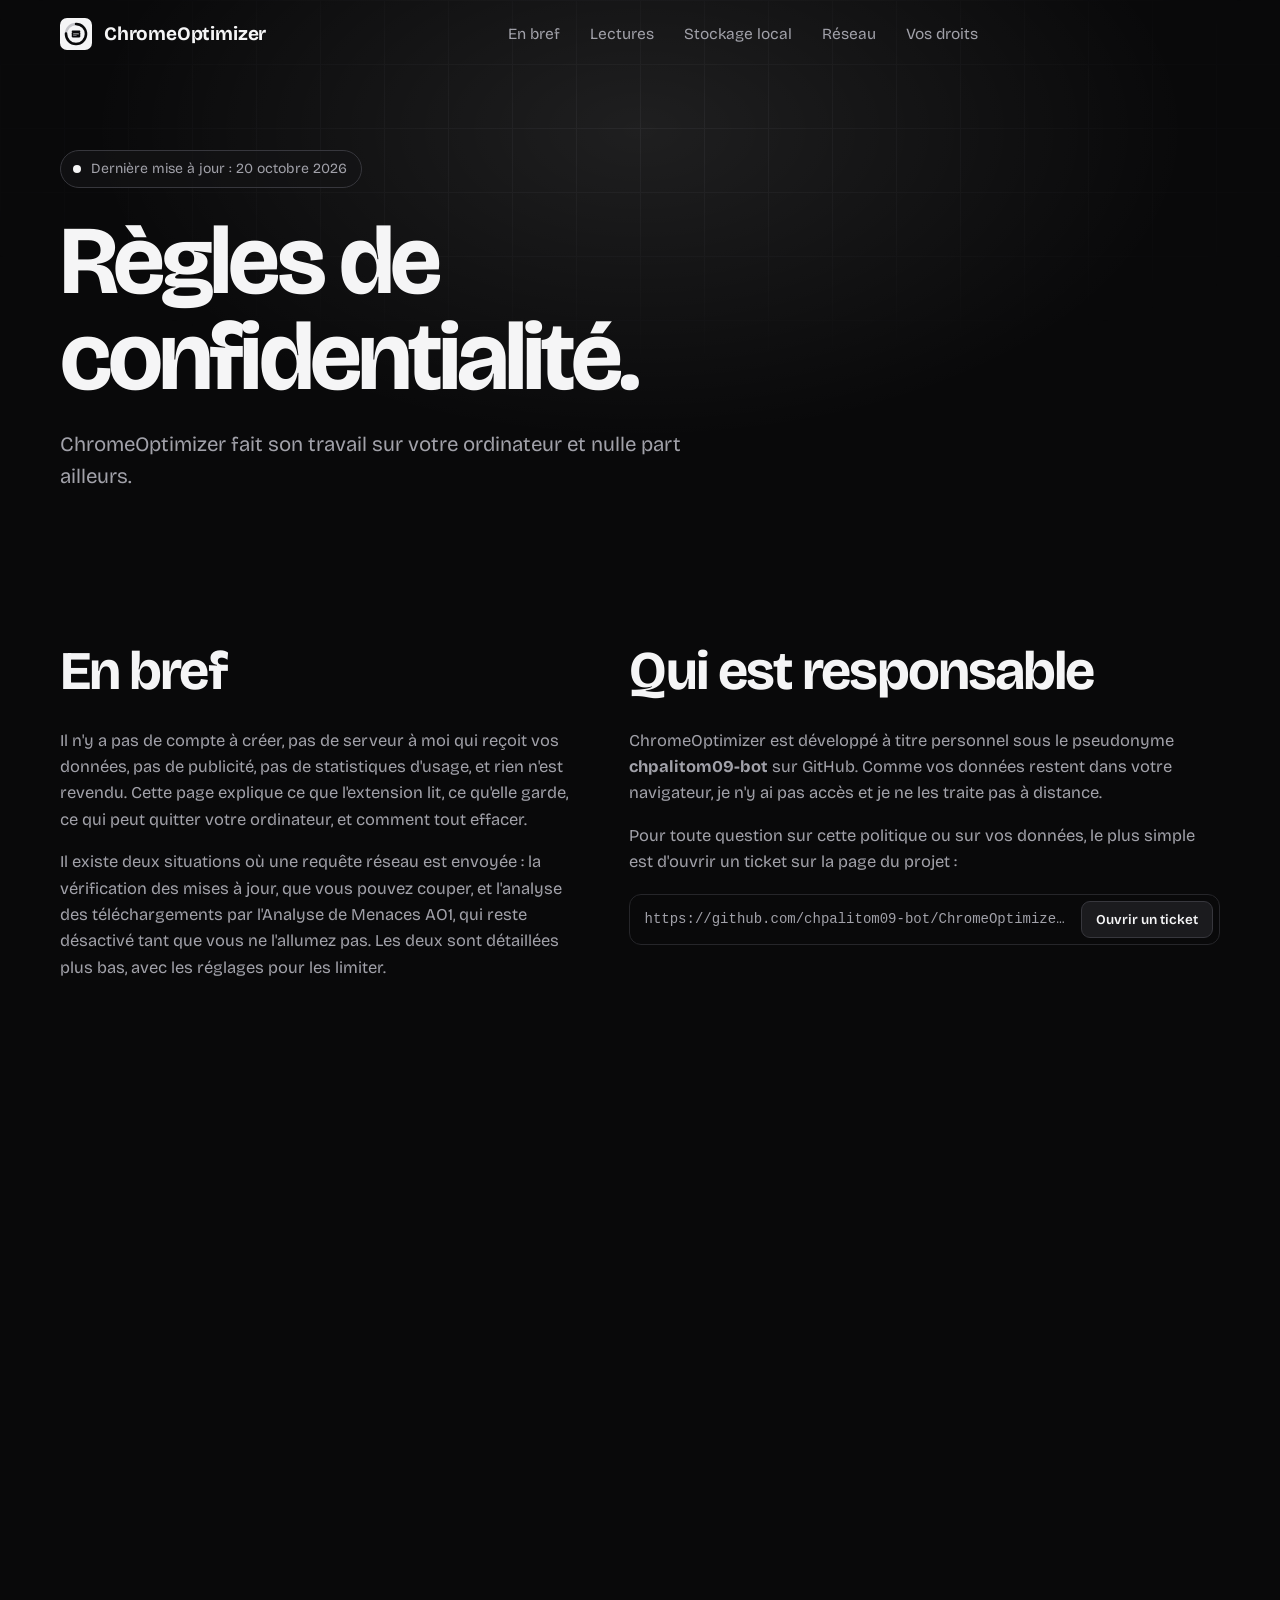
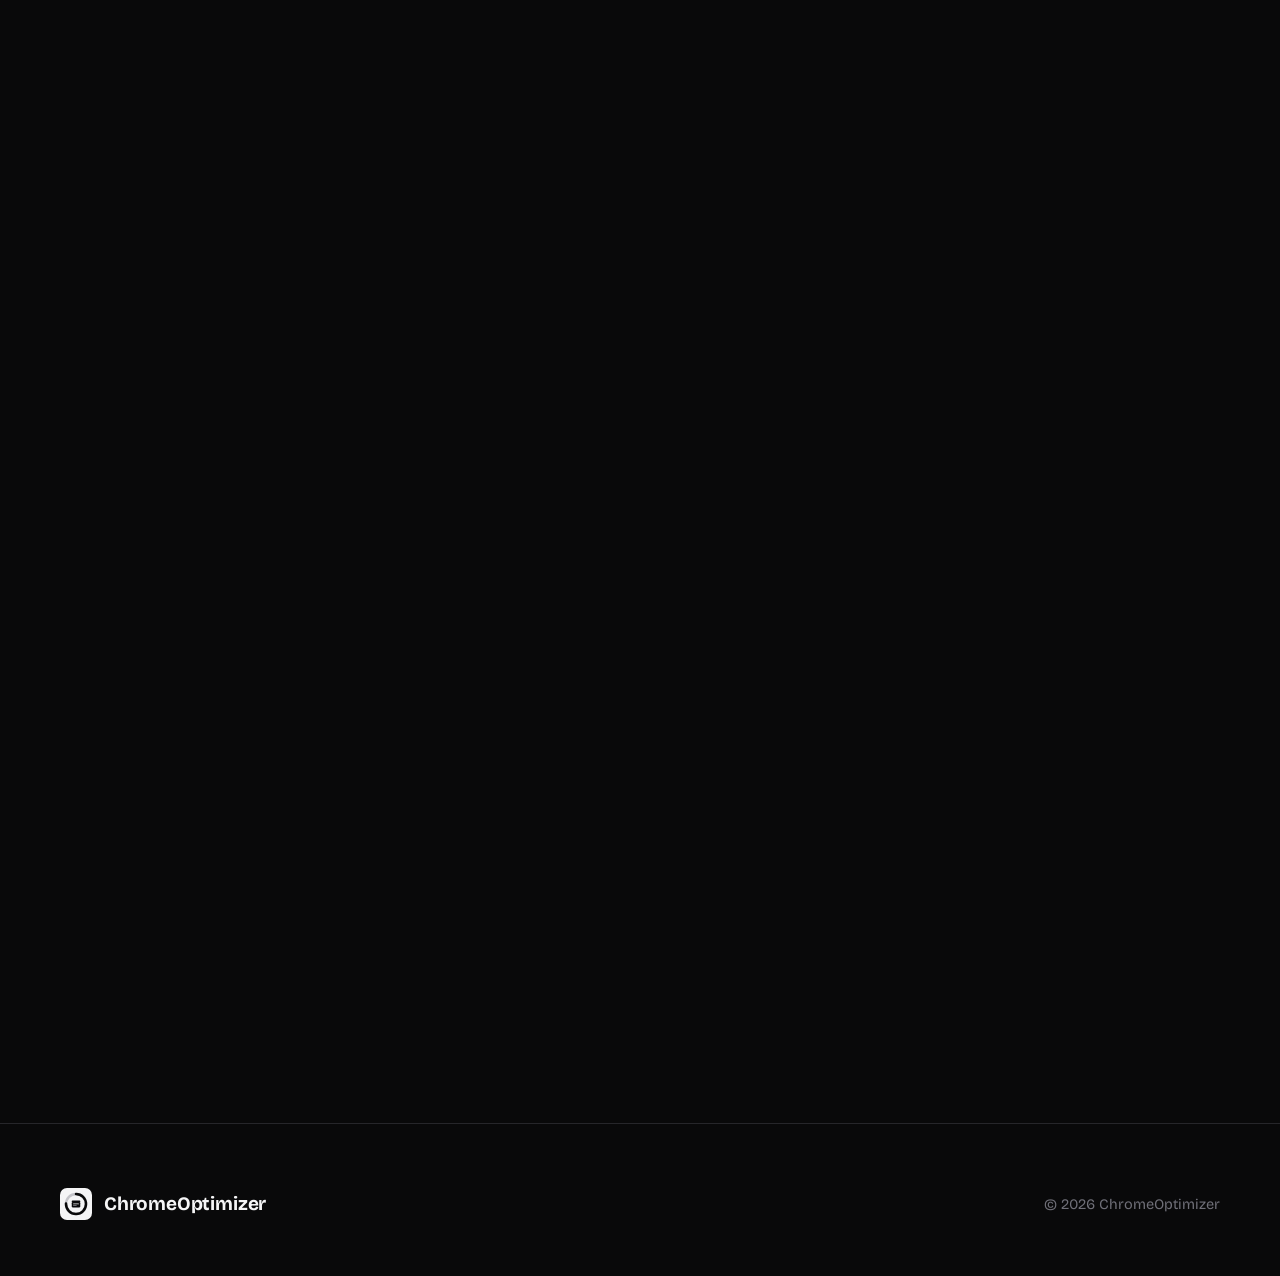
<file: rules.html>
<!DOCTYPE html>
<html lang="fr">
<head>
<meta charset="utf-8">
<meta name="viewport" content="width=device-width, initial-scale=1, viewport-fit=cover">
<title>Règles de confidentialité - ChromeOptimizer</title>
<meta name="description" content="Règles de confidentialité de l'extension ChromeOptimizer. Vos données restent sur votre ordinateur.">
<meta name="theme-color" content="#09090a">
<link rel="preconnect" href="https://fonts.googleapis.com">
<link rel="preconnect" href="https://fonts.gstatic.com" crossorigin>
<link href="https://fonts.googleapis.com/css2?family=Bricolage+Grotesque:opsz,wght@12..96,400;12..96,500;12..96,600;12..96,700;12..96,800&display=swap" rel="stylesheet">
<style>
:root{
  --bg:#09090a; --bg-2:#0e0e10; --surface:#141416; --surface-2:#1b1b1e;
  --line:#26262a; --line-2:#37373d;
  --text:#f5f5f6; --muted:#a1a1a9; --dim:#6f6f78;
  --radius:20px; --wrap:1160px;
  color-scheme:dark;
}
*,*::before,*::after{box-sizing:border-box}
*{margin:0}
html{overflow-x:hidden;scroll-behavior:smooth;scroll-padding-top:88px;-webkit-text-size-adjust:100%}
body{font-family:"Bricolage Grotesque",system-ui,-apple-system,"Segoe UI",Roboto,sans-serif;background:var(--bg);color:var(--text);line-height:1.6;-webkit-font-smoothing:antialiased;overflow-x:hidden;font-size:17px}
a{color:inherit}
img,svg{display:block;max-width:100%}
button{font:inherit;color:inherit;cursor:pointer}
:focus-visible{outline:2px solid var(--text);outline-offset:3px;border-radius:6px}
.wrap{width:min(var(--wrap),100% - 40px);margin-inline:auto}
.sr{position:absolute;width:1px;height:1px;overflow:hidden;clip:rect(0 0 0 0);white-space:nowrap}

/* Boutons */
.btn{display:inline-flex;align-items:center;justify-content:center;gap:10px;padding:13px 22px;border-radius:999px;font-weight:600;font-size:16px;text-decoration:none;border:1px solid transparent;transition:background .2s,color .2s,border-color .2s,transform .2s;white-space:nowrap}
.btn:active{transform:scale(.97)}
.btn-primary{background:var(--text);color:var(--bg)}
.btn-primary:hover{background:#fff}
.btn-ghost{border-color:var(--line-2);color:var(--text);background:transparent}
.btn-ghost:hover{border-color:var(--muted);background:rgba(255,255,255,.04)}
.btn-danger{background:#ff4444;color:#fff;}
.btn-danger:hover{background:#ff6666;}
.btn svg{width:18px;height:18px}

/* Navigation */
.nav{position:fixed;inset:0 0 auto 0;z-index:50;transition:background .3s,border-color .3s;border-bottom:1px solid transparent}
.nav.scrolled,.nav.open{background:rgba(9,9,10,.82);backdrop-filter:blur(14px);-webkit-backdrop-filter:blur(14px);border-color:var(--line)}
.nav-in{display:flex;align-items:center;justify-content:space-between;height:68px;gap:20px}
.brand{display:flex;align-items:center;gap:12px;text-decoration:none;font-weight:700;font-size:19px;letter-spacing:-.01em}
.brand svg{width:32px;height:32px}
.menu{display:flex;align-items:center;gap:30px}
.menu a{color:var(--muted);text-decoration:none;font-size:15.5px;transition:color .2s;white-space:nowrap}
.menu a:hover{color:var(--text)}
.nav-cta{display:flex;align-items:center;gap:10px}
.burger{display:none;width:44px;height:44px;border-radius:12px;border:1px solid var(--line-2);background:transparent;position:relative}
.burger i{position:absolute;left:12px;right:12px;height:2px;background:var(--text);border-radius:2px;transition:transform .3s,opacity .2s}
.burger i:nth-child(1){top:16px}.burger i:nth-child(2){top:21px}.burger i:nth-child(3){top:26px}
.nav.open .burger i:nth-child(1){transform:translateY(5px) rotate(45deg)}
.nav.open .burger i:nth-child(2){opacity:0}
.nav.open .burger i:nth-child(3){transform:translateY(-5px) rotate(-45deg)}

/* Hero */
.hero{position:relative;padding:150px 0 60px;isolation:isolate;overflow-x:clip}
.hero::before{content:"";position:absolute;inset:0;z-index:-1;background-image:linear-gradient(var(--line) 1px,transparent 1px),linear-gradient(90deg,var(--line) 1px,transparent 1px);background-size:64px 64px;opacity:.4;-webkit-mask-image:radial-gradient(ellipse 75% 55% at 50% 25%,#000,transparent 78%);mask-image:radial-gradient(ellipse 75% 55% at 50% 25%,#000,transparent 78%)}
.hero::after{content:"";position:absolute;left:50%;top:-180px;width:min(1100px,140vw);height:620px;transform:translateX(-50%);z-index:-1;background:radial-gradient(closest-side,rgba(255,255,255,.09),transparent);pointer-events:none}
.status{display:inline-flex;align-items:center;gap:10px;padding:7px 14px 7px 12px;border:1px solid var(--line-2);border-radius:999px;font-size:14px;color:var(--muted);background:rgba(20,20,22,.7)}
.status i{width:8px;height:8px;border-radius:50%;background:var(--text);animation:beat 2.4s ease-in-out infinite}
@keyframes beat{0%,100%{opacity:1;transform:scale(1)}50%{opacity:.35;transform:scale(.7)}}
h1{font-size:clamp(2.5rem,7.6vw,6.1rem);line-height:.98;letter-spacing:-.04em;font-weight:700;margin:26px 0 24px}
h1 .ln{display:block;overflow:hidden;padding-bottom:.08em;margin-bottom:-.08em}
h1 .ln span{display:block;animation:rise 1s cubic-bezier(.2,.75,.15,1) both;animation-delay:calc(var(--i) * .11s + .1s)}
@keyframes rise{from{transform:translateY(105%)}to{transform:none}}
.lead{max-width:680px;font-size:clamp(1.05rem,2.2vw,1.28rem);color:var(--muted);line-height:1.55}
.in-up{animation:inup .9s cubic-bezier(.2,.75,.15,1) both;animation-delay:calc(var(--d,0) * 1s)}
@keyframes inup{from{opacity:0;transform:translateY(22px)}to{opacity:1;transform:none}}

/* Sections */
section{padding:90px 0 0}
.sec-head{max-width:700px;margin-bottom:48px}
h2{font-size:clamp(2rem,4.6vw,3.4rem);letter-spacing:-.035em;line-height:1.05;font-weight:700}
.sec-head p{margin-top:18px;color:var(--muted);font-size:clamp(1.02rem,2vw,1.18rem)}

/* Splits et Listes */
.split{display:grid;grid-template-columns:minmax(0,1fr) minmax(0,1.15fr);gap:56px;align-items:start}
.plist{list-style:none;padding:0;border-top:1px solid var(--line)}
.plist li{padding:20px 0;border-bottom:1px solid var(--line)}
.plist b{display:block;font-size:18px;letter-spacing:-.01em;color:var(--text)}
.plist span{display:block;color:var(--muted);font-size:15.5px;margin-top:4px}

/* Bento & Tiles */
.bento{display:grid;grid-template-columns:repeat(2,1fr);gap:16px}
.tile{background:var(--surface);border:1px solid var(--line);border-radius:var(--radius);padding:28px;display:flex;flex-direction:column;gap:18px;overflow:hidden;position:relative;transition:border-color .3s}
.tile:hover{border-color:var(--line-2)}
.tile h3{font-size:22px;letter-spacing:-.02em;line-height:1.2}
.tile p{color:var(--muted);font-size:16px;margin-top:4px;flex-grow:1;}
.cta{display:flex;gap:12px;}

/* Tables */
.table{border:1px solid var(--line);border-radius:var(--radius);overflow:hidden;background:var(--surface)}
.tr{display:grid;grid-template-columns:220px 1fr;gap:20px;padding:20px 26px;border-top:1px solid var(--line)}
.tr:first-child{border-top:0}
.tr b{font-size:16px;font-weight:600;letter-spacing:-.01em;}
.tr span{color:var(--muted);font-size:15.5px}

/* Callouts & Copies */
.callout{margin-top:16px;display:flex;gap:14px;align-items:flex-start;border:1px dashed var(--line-2);border-radius:var(--radius);padding:20px 24px;color:var(--muted);font-size:15.5px}
.callout svg{flex:none;width:22px;height:22px;margin-top:2px;color:var(--text)}
.callout b{color:var(--text)}
.copy{margin-top:18px;display:flex;align-items:center;gap:10px;background:var(--bg);border:1px solid var(--line);border-radius:12px;padding:6px 6px 6px 14px;font-family:ui-monospace,SFMono-Regular,Menlo,Consolas,monospace;font-size:14px}
.copy span{flex:1;min-width:0;overflow:hidden;text-overflow:ellipsis;white-space:nowrap;color:var(--muted);}
.copy button{border:1px solid var(--line-2);background:var(--surface-2);border-radius:9px;padding:7px 14px;font-size:13.5px;font-weight:600;font-family:"Bricolage Grotesque",system-ui,sans-serif;transition:background .2s}
.copy button:hover{background:var(--line)}

/* Assure Grid (Sécurité) */
.assure{display:grid;grid-template-columns:repeat(3,1fr);gap:16px;margin-top:16px}
.assure div{padding:28px 24px;background:var(--surface);border:1px solid var(--line);border-radius:var(--radius);color:var(--muted);font-size:15.5px}
.assure b{display:block;color:var(--text);font-size:20px;margin-bottom:12px;letter-spacing:-.01em}

/* Footer */
footer{padding:64px 0 56px; margin-top:80px; border-top:1px solid var(--line);}
.foot{display:flex;flex-wrap:wrap;gap:24px 40px;justify-content:space-between;align-items:center;color:var(--dim);font-size:14.5px}

/* Responsive */
@media (max-width:980px){
  .split{grid-template-columns:1fr;gap:36px}
  .assure{grid-template-columns:1fr}
}
@media (max-width:820px){
  .menu{position:absolute;left:0;right:0;top:68px;flex-direction:column;align-items:stretch;gap:0;background:rgba(9,9,10,.97);border-bottom:1px solid var(--line);padding:6px 20px 16px;display:none}
  .nav.open .menu{display:flex}
  .menu a{padding:15px 0;border-bottom:1px solid var(--line);font-size:17px}
  .menu a:last-child{border-bottom:0}
  .burger{display:block}
}
@media (max-width:640px){
  .hero{padding:118px 0 40px}
  section{padding-top:70px}
  .bento{grid-template-columns:1fr}
  .tr{grid-template-columns:1fr;gap:6px;padding:18px 20px}
  .assure div{padding:22px;}
}
/* Animations pour l'apparition au scroll */
[data-anim]:not(.in) { opacity: 0; transform: translateY(15px); }
[data-anim] { transition: opacity 0.6s ease, transform 0.6s ease; }
[data-anim].in { opacity: 1; transform: translateY(0); }
</style>
</head>
<body>

<svg width="0" height="0" style="position:absolute" aria-hidden="true" focusable="false">
  <symbol id="logo" viewBox="0 0 128 128">
    <rect width="128" height="128" rx="28" fill="#f5f5f6"/>
    <circle cx="64" cy="64" r="40" fill="none" stroke="#c4c4c9" stroke-width="10"/>
    <circle cx="64" cy="64" r="40" fill="none" stroke="#09090a" stroke-width="10" stroke-linecap="round" stroke-dasharray="251.3" stroke-dashoffset="62" transform="rotate(-90 64 64)"/>
    <rect x="47" y="50" width="34" height="8" rx="2.5" fill="#09090a"/>
    <rect x="47" y="56" width="34" height="22" rx="5" fill="#09090a"/>
    <rect x="52" y="62" width="24" height="3" rx="1.5" fill="#f5f5f6"/>
    <rect x="52" y="69" width="15" height="3" rx="1.5" fill="#8b8b93"/>
  </symbol>
</svg>

<header class="nav" id="nav">
  <div class="wrap nav-in">
    <a class="brand" href="#top" aria-label="ChromeOptimizer, accueil"><svg aria-hidden="true"><use href="#logo"/></svg>ChromeOptimizer</a>
    <nav class="menu" id="menu" aria-label="Navigation principale">
      <a href="#bref">En bref</a>
      <a href="#lectures">Lectures</a>
      <a href="#stockage">Stockage local</a>
      <a href="#sorties">Réseau</a>
      <a href="#droits">Vos droits</a>
    </nav>
    <div class="nav-cta">
      <button class="burger" id="burger" aria-label="Ouvrir le menu" aria-expanded="false" aria-controls="menu"><i></i><i></i><i></i></button>
    </div>
  </div>
</header>

<main id="contenu">
<!-- HERO -->
<div class="hero" id="top">
  <div class="wrap">
    <span class="status in-up" style="--d:.05"><i></i>Dernière mise à jour : 20 octobre 2026</span>
    <h1 aria-label="Politique de confidentialité">
      <span class="ln" aria-hidden="true"><span style="--i:0">Règles de</span></span>
      <span class="ln" aria-hidden="true"><span style="--i:1">confidentialité.</span></span>
    </h1>
    <p class="lead in-up" style="--d:.45">ChromeOptimizer fait son travail sur votre ordinateur et nulle part ailleurs.</p>
  </div>
</div>

<!-- EN BREF / RESPONSABLE -->
<section id="bref" data-anim>
  <div class="wrap split">
    <div>
      <div class="sec-head" style="margin-bottom:28px">
        <h2>En bref</h2>
      </div>
      <p style="color:var(--muted);font-size:16.5px;margin-bottom:16px;">Il n'y a pas de compte à créer, pas de serveur à moi qui reçoit vos données, pas de publicité, pas de statistiques d'usage, et rien n'est revendu. Cette page explique ce que l'extension lit, ce qu'elle garde, ce qui peut quitter votre ordinateur, et comment tout effacer.</p>
      <p style="color:var(--muted);font-size:16.5px;">Il existe deux situations où une requête réseau est envoyée : la vérification des mises à jour, que vous pouvez couper, et l'analyse des téléchargements par l'Analyse de Menaces AO1, qui reste désactivé tant que vous ne l'allumez pas. Les deux sont détaillées plus bas, avec les réglages pour les limiter.</p>
    </div>
    <div>
      <div class="sec-head" style="margin-bottom:28px">
        <h2>Qui est responsable</h2>
      </div>
      <p style="color:var(--muted);font-size:16.5px;margin-bottom:16px;">ChromeOptimizer est développé à titre personnel sous le pseudonyme <strong>chpalitom09-bot</strong> sur GitHub. Comme vos données restent dans votre navigateur, je n'y ai pas accès et je ne les traite pas à distance.</p>
      <p style="color:var(--muted);font-size:16.5px;">Pour toute question sur cette politique ou sur vos données, le plus simple est d'ouvrir un ticket sur la page du projet :</p>
      <div class="copy">
        <span>https://github.com/chpalitom09-bot/ChromeOptimizer/issues</span>
        <a href="https://github.com/chpalitom09-bot/ChromeOptimizer/issues" target="_blank" rel="noopener" style="text-decoration:none;"><button type="button">Ouvrir un ticket</button></a>
      </div>
    </div>
  </div>
</section>

<!-- CE QUE L'EXTENSION LIT -->
<section id="lectures" data-anim>
  <div class="wrap split">
    <div>
      <div class="sec-head" style="margin-bottom:0">
        <h2>Ce que l'extension lit, et pourquoi</h2>
      </div>
    </div>
    <div>
      <ul class="plist">
        <li>
          <b>Vos onglets.</b>
          <span>Pour repérer les onglets inactifs, épinglés, en doublon ou qui jouent du son, l'extension lit l'adresse de chaque onglet et son état. C'est le cœur du produit : sans cela, elle ne pourrait pas endormir les bons onglets. Les adresses complètes ne sont utilisées qu'en mémoire, le temps du calcul. Elles ne sont pas enregistrées.</span>
        </li>
        <li>
          <b>La mémoire et le processeur.</b>
          <span>L'extension lit la charge de votre ordinateur pour afficher les jauges et agir plus tôt quand la mémoire manque. Ces valeurs ne sont pas conservées.</span>
        </li>
        <li>
          <b>La batterie.</b>
          <span>Si vous activez le mode économie d'énergie, une page interne invisible lit le niveau de batterie grâce à l'outil standard du navigateur, pour espacer les cycles quand elle est faible. Le niveau n'est gardé que pendant la session.</span>
        </li>
        <li>
          <b>Le chargement paresseux des pages.</b>
          <span>Cette option, désactivée par défaut, installe un petit script sur les sites que vous visitez. Il se contente d'ajouter un attribut de chargement différé aux images, cadres et vidéos situés loin sous l'écran. Il ne lit ni le texte des pages, ni les formulaires, ni les mots de passe, et il n'envoie rien nulle part. Il ne fonctionne que si vous lui accordez l'accès aux sites.</span>
        </li>
        <li>
          <b>La protection des formulaires.</b>
          <span>Cette option, désactivée par défaut, installe un petit script sur les sites que vous visitez. Il note seulement que vous êtes en train de saisir dans un champ (cinq caractères ou plus), pour ne pas endormir cet onglet et ne pas perdre votre texte. Ce que vous tapez n'est jamais lu, copié ni enregistré : seul un repère (numéro d'onglet et heure) est gardé dans la mémoire de session, jusqu'à l'envoi du formulaire ou la fermeture de l'onglet. Il n'envoie rien nulle part et ne fonctionne que si vous lui accordez l'accès aux sites.</span>
        </li>
        <li>
          <b>Les téléchargements et les notifications.</b>
          <span>Ces deux permissions ne servent qu'à l'Analyse de Menaces AO1 : voir qu'un téléchargement démarre et vous prévenir en cas de doute. AO1 n'analyse que le téléchargement en cours, jamais votre disque, et ne supprime, ne bloque et ne met en pause aucun fichier : il affiche seulement un message pour vous demander d'être vigilant.</span>
        </li>
        <li>
          <b>Les outils (catégorie Outils).</b>
          <span>Ces options sont activées par défaut mais ne fonctionnent qu'avec l'accès aux sites. Le préchargement au survol ajoute une balise de préchargement vers une page du même site que celle où vous êtes ; la pause des vidéos met en pause les vidéos muettes hors écran. Ni l'un ni l'autre ne lit le texte des pages, les formulaires ou les mots de passe. Le blocage des pubs applique des listes fixes de domaines incluses dans l'extension (EasyList et EasyPrivacy), sans les mettre à jour à distance, et masque par CSS les emplacements publicitaires vides. Rien de ce que vous faites n'est lu, envoyé ou enregistré.</span>
        </li>
        <li>
          <b>La Reprise intelligente.</b>
          <span>Elle sert à rendre un onglet endormi plus rapide à retrouver. Pour cela, l'extension retient à quelle tranche de la journée vous ouvrez habituellement quels sites (seulement des noms de domaine et des compteurs), elle repère les onglets endormis que vous allez probablement rouvrir et peut les recharger en arrière-plan, quand la mémoire le permet. Le réveil plus tôt, les onglets voisins ou groupés et la garde chaude sont désactivés par défaut. L'écran d'attente instantané affiche, pendant le rechargement d'un onglet réveillé, le titre et l'icône que Chrome connaît déjà pour cet onglet : ils sont lus localement, jamais enregistrés ni envoyés. Le rechargement allégé, activé par défaut, bloque temporairement une courte liste de domaines publicitaires et fixe des vidéos en pause sur les onglets réveillés en arrière-plan, puis rétablit tout dès que vous ouvrez l'onglet. L'écran d'attente et le rechargement allégé ne fonctionnent qu'avec l'accès aux sites. Rien de tout cela ne lit le texte des pages, les formulaires ou les mots de passe, et rien n'est envoyé nulle part.</span>
        </li>
        <li>
          <b>L'accès aux sites web.</b>
          <span>Il est facultatif et demandé séparément, jamais à l'installation. Il sert à : le chargement paresseux, les outils (préchargement au survol, vidéos hors écran, masquage des emplacements publicitaires vides), l'écran d'attente instantané de la Reprise intelligente, la protection des formulaires et la lecture partielle des fichiers par AO1. Vous pouvez le retirer à tout moment dans chrome://extensions, et le reste de l'extension continue de fonctionner.</span>
        </li>
      </ul>
    </div>
  </div>
</section>

<!-- CE QUI EST ENREGISTRÉ -->
<section id="stockage" data-anim>
  <div class="wrap">
    <div class="sec-head">
      <h2>Ce qui est enregistré sur votre ordinateur</h2>
      <p>Tout est stocké dans l'espace local de votre navigateur. Voici la liste complète.</p>
    </div>
    
    <div class="table">
      <div class="tr"><b>Vos réglages</b><span>Le mode, le thème, vos sites protégés, vos préférences, et l'état de l'interrupteur général (actif ou en pause).</span></div>
      <div class="tr"><b>Des compteurs</b><span>Combien d'onglets ont été endormis ou fermés, combien de cycles ont tourné, et le résultat de la dernière vérification de mise à jour (numéro de version et date). Aucune adresse n'y figure.</span></div>
      <div class="tr"><b>L'historique des sites</b><span>Pour chaque site visité, seulement son nom de domaine (par exemple exemple.fr, jamais la page exacte), le nombre de visites, la date de la première et de la dernière. Il est limité à 150 domaines, les plus anciens sont supprimés en premier. Cette liste ressemble à un historique de navigation, donc je préfère être clair : elle sert uniquement à l'apprentissage local. Vous pouvez la désactiver et la vider dans la catégorie Données.</span></div>
      <div class="tr"><b>Le modèle d'apprentissage</b><span>Des statistiques par domaine sur le délai habituel avant que vous reveniez sur un onglet, et les paramètres chiffrés du petit modèle qui en découle. Il contient aussi, pour les sites où vous allez souvent après un autre, quelques compteurs de transitions entre noms de domaine (par exemple « exemple.fr puis autre.fr »), limités à 150 domaines de départ et 8 destinations chacun : ils servent à recharger en avance l'onglet endormi que vous allez probablement rouvrir. Il ne contient aucun contenu de page. Vous pouvez le réinitialiser dans la catégorie IA.</span></div>
      <div class="tr"><b>L'historique de l'Analyse de Menaces</b><span>Les 50 dernières analyses : nom du fichier, note, signaux repérés, nombre de contrôles effectués, date, empreinte SHA-256 du début du fichier (ses 256 premiers Ko) et mesure d'entropie. L'adresse complète du téléchargement n'est pas conservée. Les réglages d'AO1 permettent de ne garder ni le nom ni l'empreinte.</span></div>
      <div class="tr"><b>Les fichiers que vous avez validés, et le bilan de protection</b><span>Quand vous choisissez « Garder » ou « Ignorer » pour un fichier signalé par AO1, et que la conservation des détails est activée, l'empreinte SHA-256 de ce fichier est mémorisée pour ne plus le signaler (200 au maximum, et seulement pour les fichiers de moins de 256 Ko). Un bilan chiffré est aussi gardé : nombre de téléchargements analysés, signalés et bloqués, nombre de contrôles effectués, date du premier. Il ne contient ni nom de fichier ni adresse. Le bouton qui vide l'historique d'AO1 efface ces deux éléments.</span></div>
      <div class="tr"><b>Les habitudes de la Reprise intelligente</b><span>Pour chaque tranche de quatre heures (en semaine et le week-end), quelques noms de domaine que vous ouvrez souvent, avec un poids : 8 par tranche au maximum, les plus anciens sont oubliés progressivement. S'y ajoutent des compteurs de réveils et de réveils utiles. Aucune adresse complète, aucun titre de page. Vous pouvez tout effacer avec le bouton de réinitialisation de la Reprise intelligente.</span></div>
      <div class="tr"><b>Le rappel d'avis</b><span>Pour ne pas vous solliciter trop tôt ni trop souvent, l'extension garde la date de sa première ouverture et, si vous choisissez « Plus tard », la date du prochain rappel. Vous pouvez désactiver ce rappel dans les réglages.</span></div>
      <div class="tr"><b>La clé de réglages</b><span>L'export de la clé dans la catégorie Données produit un texte généré sur votre ordinateur, qui décrit vos réglages (y compris la liste de vos sites protégés). Il n'est ni stocké ni envoyé : il n'existe que si vous le copiez, et c'est vous qui décidez où le coller.</span></div>
      <div class="tr"><b>La mémoire de session</b><span>Quels onglets ont joué du son récemment, quels onglets ont une saisie en cours (un simple repère, jamais le texte), l'état du mode « un seul onglet », l'état d'EcoOptimizer, le niveau de batterie, et pour la Reprise intelligente un repère par onglet (numéro d'onglet, heure du dernier passage, dernier domaine visité) servant à décider quoi recharger. Elle disparaît à la fermeture du navigateur.</span></div>
    </div>

    <div class="callout" style="margin-top:24px">
      <svg viewBox="0 0 24 24" fill="none" stroke="currentColor" stroke-width="2" stroke-linecap="round" stroke-linejoin="round" aria-hidden="true"><circle cx="12" cy="12" r="10"/><line x1="12" y1="16" x2="12" y2="12"/><line x1="12" y1="8" x2="12.01" y2="8"/></svg>
      <div><b>Non synchronisé.</b> Rien de tout cela n'est synchronisé avec votre compte Google : l'extension utilise le stockage local, pas le stockage synchronisé. Désinstaller l'extension supprime ces données.</div>
    </div>
  </div>
</section>

<!-- CE QUI PEUT QUITTER L'ORDINATEUR -->
<section id="sorties" data-anim>
  <div class="wrap split">
    <div>
      <div class="sec-head" style="margin-bottom:0">
        <h2>Ce qui peut quitter votre ordinateur</h2>
      </div>
    </div>
    <div>
      <ul class="plist">
        <li>
          <b>La vérification des mises à jour.</b>
          <span>Environ une fois par jour, l'extension lit un petit fichier de version sur raw.githubusercontent.com. La requête part sans cookie et sans indication de la page d'origine. GitHub, qui appartient à une entreprise américaine, voit nécessairement votre adresse IP et votre type de navigateur, comme n'importe quel site que vous visitez, et peut les conserver selon sa propre politique. Je n'ajoute aucune information vous concernant à cette requête. Vous pouvez la couper dans la catégorie À propos, section Mises à jour. Elle est aussi suspendue quand l'extension est en pause (interrupteur général). Chrome fait aussi sa propre vérification via le Chrome Web Store, indépendamment de moi.</span>
        </li>
        <li>
          <b>L'analyse des téléchargements par AO1.</b>
          <span>Quand AO1 est activé et que l'accès aux sites est accordé, l'extension relit chaque téléchargement : une première requête demande les 256 premiers Ko du fichier, et pour une archive ZIP une seconde demande les 128 derniers Ko, là où se trouve la liste de son contenu. Ces requêtes vont à l'adresse du téléchargement, donc au site qui vous a fourni le fichier, qui voit passer une seconde demande depuis votre adresse IP. Les octets lus sont analysés en mémoire puis oubliés. Seuls les résultats sont gardés, localement. Quand l'extension est en pause, AO1 n'analyse plus rien.</span>
        </li>
        <li>
          <b>Les cookies dans AO1.</b>
          <span>Quand le téléchargement a été lancé depuis le site qui fournit le fichier (ou un site de la même famille), cette relecture envoie vos cookies de ce site, comme le ferait votre navigateur. C'est ce qui permet de voir le même fichier que vous, car beaucoup de sites renvoient sinon une page de connexion. Quand le téléchargement est déclenché depuis un autre site, aucun cookie n'est envoyé, pour qu'une page tierce ne puisse pas s'en servir. L'extension ne lit pas ces cookies, ne les copie pas et ne les stocke pas : elle demande simplement au navigateur de les joindre à la requête. Si cela vous gêne, désactivez-les dans Analyse de Menaces, section Confidentialité de l'Analyse de Menaces. L'analyse sera moins fiable sur les sites qui demandent une connexion.</span>
        </li>
        <li>
          <b>Un effet de bord à connaître.</b>
          <span>Dans de rares cas, un lien à usage unique peut ne plus fonctionner après cette seconde lecture. Si cela vous arrive, désactivez la lecture du contenu des fichiers dans les mêmes réglages. AO1 analysera alors seulement l'adresse et le nom du fichier.</span>
        </li>
      </ul>
      <div class="callout" style="margin-top:24px">
        <svg viewBox="0 0 24 24" fill="none" stroke="currentColor" stroke-width="2" stroke-linecap="round" stroke-linejoin="round" aria-hidden="true"><circle cx="12" cy="12" r="10"/><path d="M12 8v4M12 16h.01"/></svg>
        <div><b>Rien d'autre.</b> Pas de télémétrie, pas de mesure d'audience, pas de publicité, pas de script ni de police chargés depuis un autre site, pas de rapport de plantage envoyé. L'extension ne dépose elle-même aucun cookie et ne contient aucun traceur.</div>
      </div>
    </div>
  </div>
</section>

<!-- DROITS & BASES LÉGALES -->
<section id="droits" data-anim>
  <div class="wrap split">
    <div>
      <div class="sec-head" style="margin-bottom:24px">
        <h2>Vos droits et les bases légales</h2>
      </div>
      <p style="color:var(--muted);font-size:16px;margin-bottom:16px;">Si vous vivez dans l'Union européenne ou l'Espace économique européen, le RGPD s'applique. Pour les fonctions de base (apprentissage local, compteurs, historique des sites), la base légale est le fonctionnement du service que vous avez choisi d'installer. Pour l'Analyse de Menaces AO1 et pour l'accès aux sites, c'est votre consentement : vous le donnez en activant la fonction et en accordant la permission, et vous le retirez en les coupant, sans justification à fournir.</p>
      <p style="color:var(--muted);font-size:16px;margin-bottom:16px;">Les données sont conservées jusqu'à ce que vous les effaciez ou que vous désinstalliez l'extension, avec des plafonds de 150 domaines, de 50 analyses et de 200 empreintes validées. Vous avez le droit d'accéder à vos données, de les corriger, de les effacer, de limiter ou de refuser leur usage, et de les récupérer dans un format lisible. Comme elles sont dans votre navigateur et pas chez moi, les deux boutons de la catégorie Confidentialité des réglages de l'extension (Exporter et Effacer) suffisent pour exercer ces droits tout de suite.</p>
      <p style="color:var(--muted);font-size:16px;">Si vous estimez que vos droits ne sont pas respectés, vous pouvez saisir la CNIL (cnil.fr) ou l'autorité de protection des données de votre pays.</p>
    </div>
    <div>
      <div class="bento" style="grid-template-columns: 1fr;">
        <article class="tile">
          <h3>Récupérer mes données</h3>
          <p>Télécharge un fichier JSON avec tout ce que l'extension a enregistré.</p>
          <div class="cta"><span class="btn btn-ghost" style="cursor:default">Réglages › Confidentialité › Exporter</span></div>
        </article>
        <article class="tile">
          <h3>Tout effacer</h3>
          <p>Supprime les réglages, l'historique, le modèle et l'historique AO1. L'extension repart de zéro.</p>
          <div class="cta"><span class="btn btn-danger" style="cursor:default">Réglages › Confidentialité › Effacer</span></div>
        </article>
      </div>
    </div>
  </div>
</section>

<!-- SÉCURITÉ, ENFANTS & CHANGEMENTS -->
<section id="securite" data-anim>
  <div class="wrap">
    <div class="assure">
      <div>
        <b>Sécurité.</b>
        Les données sont dans le stockage local de Chrome et ne sont pas chiffrées par l'extension. Quelqu'un qui accède à votre session d'ordinateur et à votre profil Chrome pourrait donc les lire. Verrouillez votre session et, sur un ordinateur partagé, videz les données de l'extension. AO1 est une aide heuristique en version bêta : il peut se tromper dans les deux sens et ne remplace pas un antivirus complet : il analyse une relecture du début du fichier, pas le fichier déjà enregistré sur votre disque, et un site peut répondre autrement à cette relecture. Le stockage de l'extension est réservé à ses propres pages : les scripts ajoutés aux sites que vous visitez n'y ont pas accès.
      </div>
      <div>
        <b>Usage limité.</b>
        Les informations auxquelles l'extension accède ne servent qu'à faire fonctionner les fonctions décrites ici. Elles ne sont pas vendues, pas transmises à des tiers en dehors des cas expliqués plus haut, et jamais utilisées pour de la publicité ni pour évaluer votre solvabilité ou votre profil. Cette règle suit la politique du Chrome Web Store sur les données des utilisateurs, y compris son exigence d'usage limité.
      </div>
      <div>
        <b>Enfants et changements.</b>
        L'extension ne s'adresse pas aux enfants et ne collecte rien à leur sujet.<br><br>
        Si une version modifie ce qui est dit ici, cette page sera mise à jour avec elle, et la date ci-dessous changera.<br><br>
        <i style="color:var(--dim); font-size:14px;">Pour ChromeOptimizer 1.4.12.</i>
      </div>
    </div>
  </div>
</section>

</main>

<footer>
  <div class="wrap foot">
    <a class="brand" href="#top" style="color:var(--text)"><svg aria-hidden="true"><use href="#logo"/></svg>ChromeOptimizer</a>
    <span>© 2026 ChromeOptimizer</span>
  </div>
</footer>

<script>
(function(){
  /* Navigation */
  var nav = document.getElementById('nav'), burger = document.getElementById('burger');
  function onScroll(){ nav.classList.toggle('scrolled', window.scrollY > 12); }
  onScroll(); window.addEventListener('scroll', onScroll, {passive:true});
  burger.addEventListener('click', function(){
    var open = nav.classList.toggle('open');
    burger.setAttribute('aria-expanded', open);
    burger.setAttribute('aria-label', open ? 'Fermer le menu' : 'Ouvrir le menu');
  });
  document.querySelectorAll('#menu a').forEach(function(a){
    a.addEventListener('click', function(){ nav.classList.remove('open'); burger.setAttribute('aria-expanded','false'); });
  });

  /* Animations lancées seulement quand visibles */
  var io = new IntersectionObserver(function(es){
    es.forEach(function(e){ e.target.classList.toggle('in', e.isIntersecting); });
  }, {threshold:.15});
  document.querySelectorAll('[data-anim]').forEach(function(el){ io.observe(el); });
})();
</script>
</body>
</html>
</file>
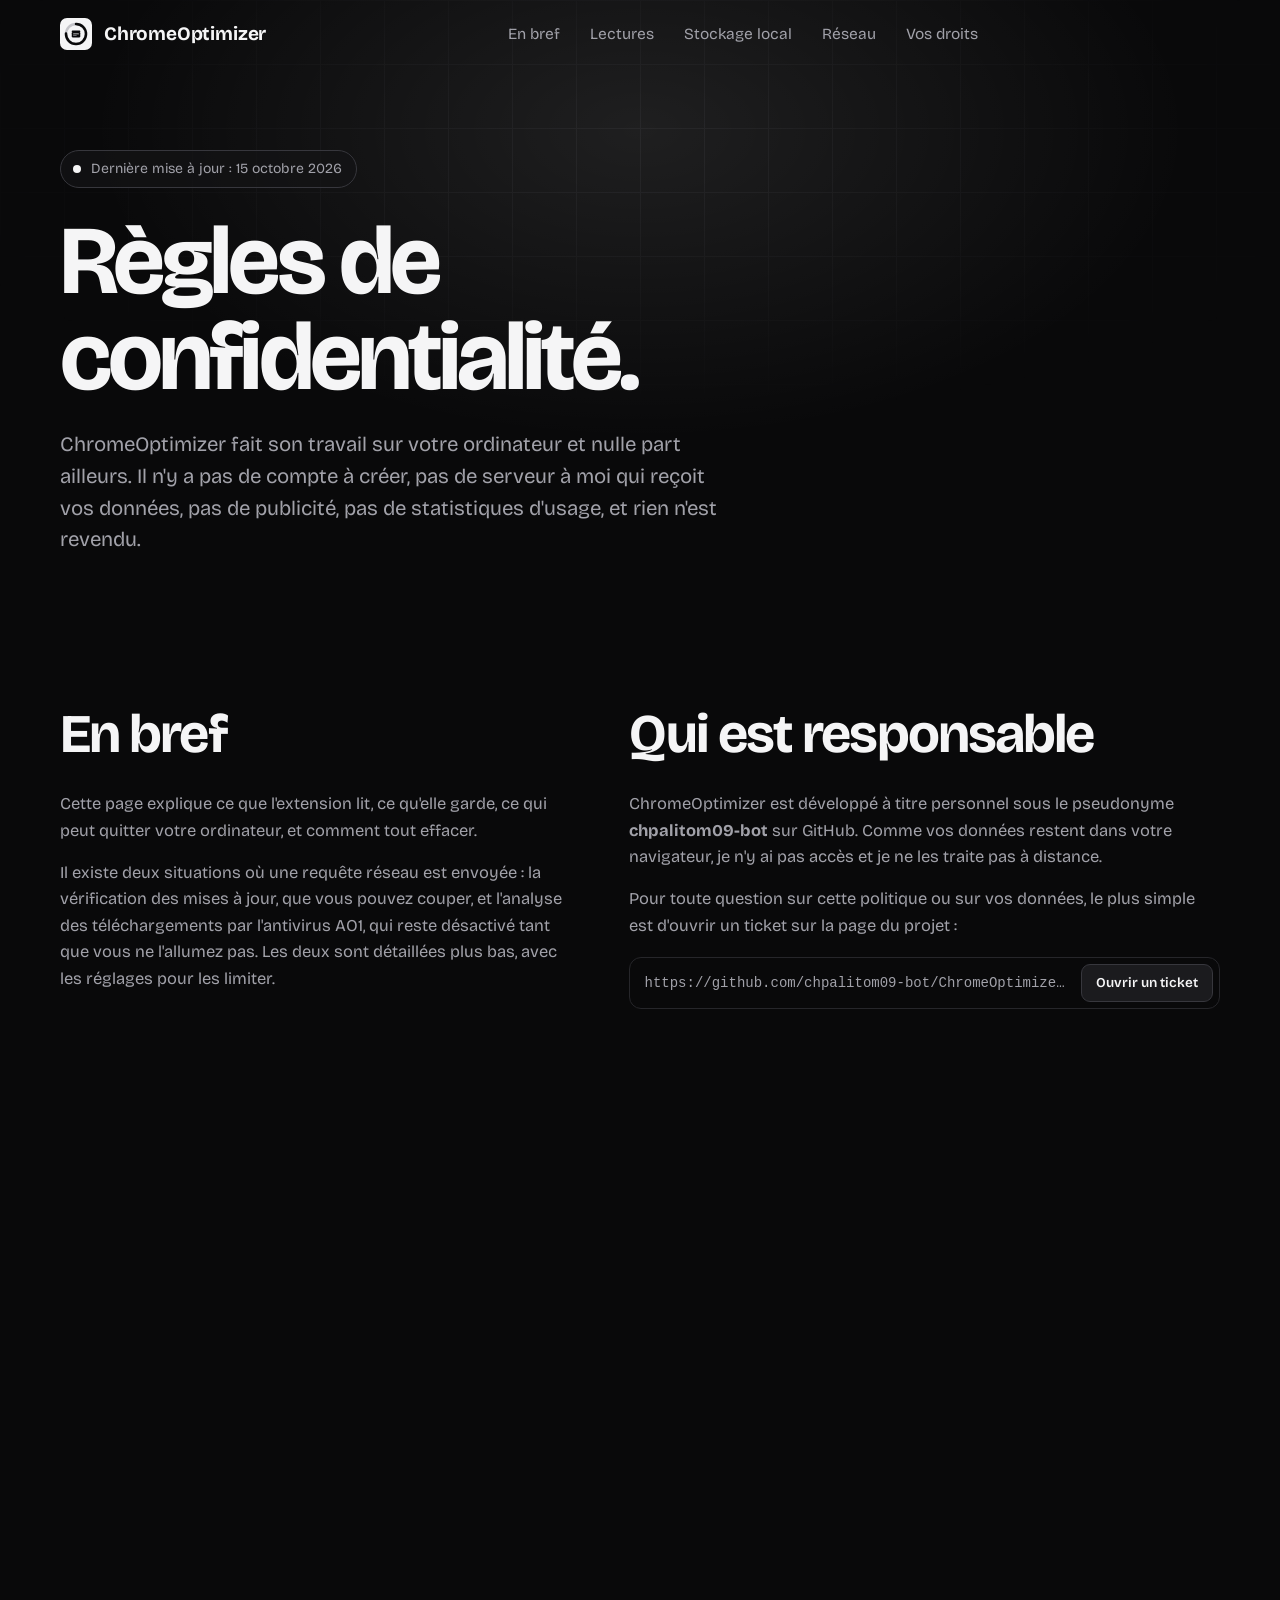
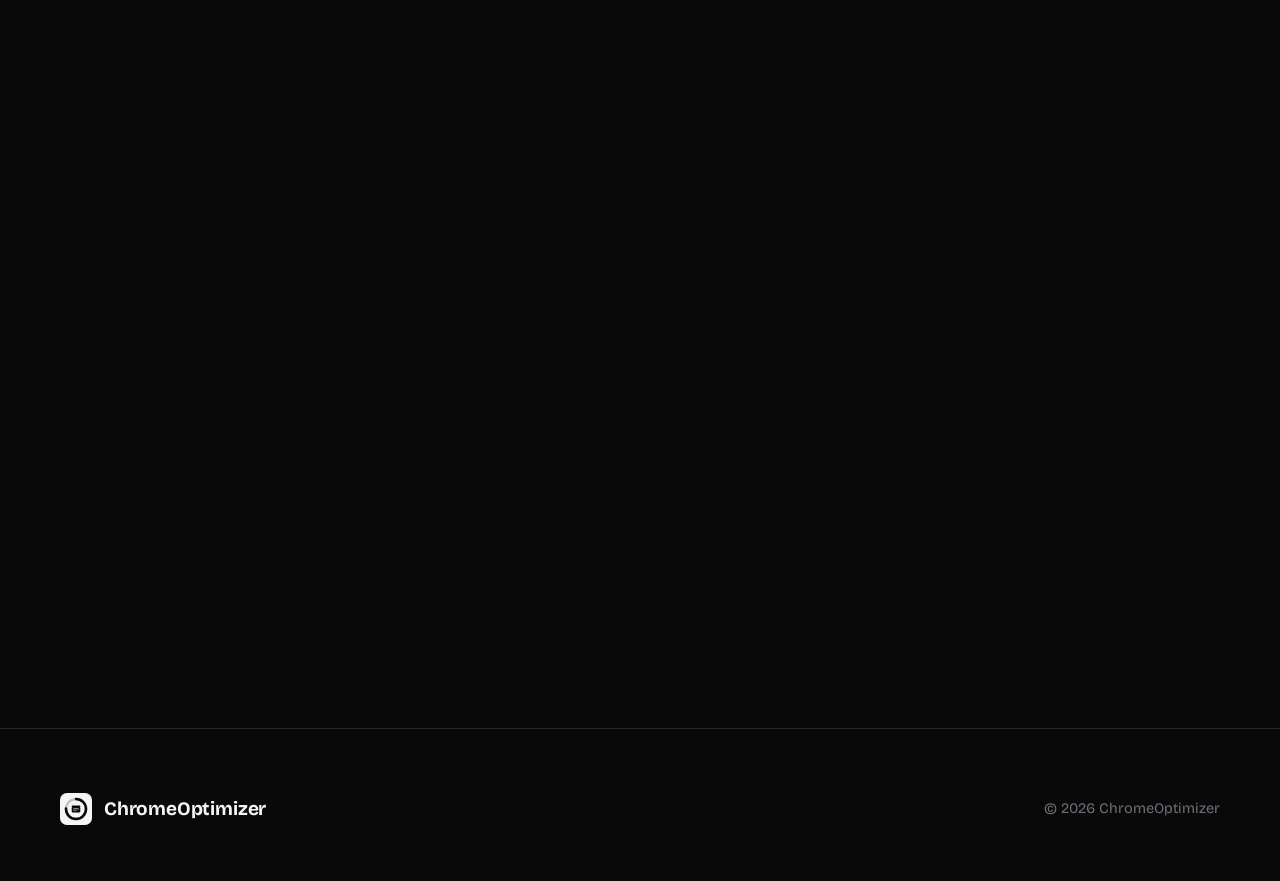
<file: rules.html.html>
<!DOCTYPE html>
<html lang="fr">
<head>
<meta charset="utf-8">
<meta name="viewport" content="width=device-width, initial-scale=1, viewport-fit=cover">
<title>Règles de confidentialité - ChromeOptimizer</title>
<meta name="description" content="Règles de confidentialité de l'extension ChromeOptimizer. Vos données restent sur votre ordinateur.">
<meta name="theme-color" content="#09090a">
<link rel="preconnect" href="https://fonts.googleapis.com">
<link rel="preconnect" href="https://fonts.gstatic.com" crossorigin>
<link href="https://fonts.googleapis.com/css2?family=Bricolage+Grotesque:opsz,wght@12..96,400;12..96,500;12..96,600;12..96,700;12..96,800&display=swap" rel="stylesheet">
<style>
:root{
  --bg:#09090a; --bg-2:#0e0e10; --surface:#141416; --surface-2:#1b1b1e;
  --line:#26262a; --line-2:#37373d;
  --text:#f5f5f6; --muted:#a1a1a9; --dim:#6f6f78;
  --radius:20px; --wrap:1160px;
  color-scheme:dark;
}
*,*::before,*::after{box-sizing:border-box}
*{margin:0}
html{overflow-x:hidden;scroll-behavior:smooth;scroll-padding-top:88px;-webkit-text-size-adjust:100%}
body{font-family:"Bricolage Grotesque",system-ui,-apple-system,"Segoe UI",Roboto,sans-serif;background:var(--bg);color:var(--text);line-height:1.6;-webkit-font-smoothing:antialiased;overflow-x:hidden;font-size:17px}
a{color:inherit}
img,svg{display:block;max-width:100%}
button{font:inherit;color:inherit;cursor:pointer}
:focus-visible{outline:2px solid var(--text);outline-offset:3px;border-radius:6px}
.wrap{width:min(var(--wrap),100% - 40px);margin-inline:auto}
.sr{position:absolute;width:1px;height:1px;overflow:hidden;clip:rect(0 0 0 0);white-space:nowrap}

/* Boutons */
.btn{display:inline-flex;align-items:center;justify-content:center;gap:10px;padding:13px 22px;border-radius:999px;font-weight:600;font-size:16px;text-decoration:none;border:1px solid transparent;transition:background .2s,color .2s,border-color .2s,transform .2s;white-space:nowrap}
.btn:active{transform:scale(.97)}
.btn-primary{background:var(--text);color:var(--bg)}
.btn-primary:hover{background:#fff}
.btn-ghost{border-color:var(--line-2);color:var(--text);background:transparent}
.btn-ghost:hover{border-color:var(--muted);background:rgba(255,255,255,.04)}
.btn-danger{background:#ff4444;color:#fff;}
.btn-danger:hover{background:#ff6666;}
.btn svg{width:18px;height:18px}

/* Navigation */
.nav{position:fixed;inset:0 0 auto 0;z-index:50;transition:background .3s,border-color .3s;border-bottom:1px solid transparent}
.nav.scrolled,.nav.open{background:rgba(9,9,10,.82);backdrop-filter:blur(14px);-webkit-backdrop-filter:blur(14px);border-color:var(--line)}
.nav-in{display:flex;align-items:center;justify-content:space-between;height:68px;gap:20px}
.brand{display:flex;align-items:center;gap:12px;text-decoration:none;font-weight:700;font-size:19px;letter-spacing:-.01em}
.brand svg{width:32px;height:32px}
.menu{display:flex;align-items:center;gap:30px}
.menu a{color:var(--muted);text-decoration:none;font-size:15.5px;transition:color .2s;white-space:nowrap}
.menu a:hover{color:var(--text)}
.nav-cta{display:flex;align-items:center;gap:10px}
.burger{display:none;width:44px;height:44px;border-radius:12px;border:1px solid var(--line-2);background:transparent;position:relative}
.burger i{position:absolute;left:12px;right:12px;height:2px;background:var(--text);border-radius:2px;transition:transform .3s,opacity .2s}
.burger i:nth-child(1){top:16px}.burger i:nth-child(2){top:21px}.burger i:nth-child(3){top:26px}
.nav.open .burger i:nth-child(1){transform:translateY(5px) rotate(45deg)}
.nav.open .burger i:nth-child(2){opacity:0}
.nav.open .burger i:nth-child(3){transform:translateY(-5px) rotate(-45deg)}

/* Hero */
.hero{position:relative;padding:150px 0 60px;isolation:isolate;overflow-x:clip}
.hero::before{content:"";position:absolute;inset:0;z-index:-1;background-image:linear-gradient(var(--line) 1px,transparent 1px),linear-gradient(90deg,var(--line) 1px,transparent 1px);background-size:64px 64px;opacity:.4;-webkit-mask-image:radial-gradient(ellipse 75% 55% at 50% 25%,#000,transparent 78%);mask-image:radial-gradient(ellipse 75% 55% at 50% 25%,#000,transparent 78%)}
.hero::after{content:"";position:absolute;left:50%;top:-180px;width:min(1100px,140vw);height:620px;transform:translateX(-50%);z-index:-1;background:radial-gradient(closest-side,rgba(255,255,255,.09),transparent);pointer-events:none}
.status{display:inline-flex;align-items:center;gap:10px;padding:7px 14px 7px 12px;border:1px solid var(--line-2);border-radius:999px;font-size:14px;color:var(--muted);background:rgba(20,20,22,.7)}
.status i{width:8px;height:8px;border-radius:50%;background:var(--text);animation:beat 2.4s ease-in-out infinite}
@keyframes beat{0%,100%{opacity:1;transform:scale(1)}50%{opacity:.35;transform:scale(.7)}}
h1{font-size:clamp(2.5rem,7.6vw,6.1rem);line-height:.98;letter-spacing:-.04em;font-weight:700;margin:26px 0 24px}
h1 .ln{display:block;overflow:hidden;padding-bottom:.08em;margin-bottom:-.08em}
h1 .ln span{display:block;animation:rise 1s cubic-bezier(.2,.75,.15,1) both;animation-delay:calc(var(--i) * .11s + .1s)}
@keyframes rise{from{transform:translateY(105%)}to{transform:none}}
.lead{max-width:680px;font-size:clamp(1.05rem,2.2vw,1.28rem);color:var(--muted);line-height:1.55}
.in-up{animation:inup .9s cubic-bezier(.2,.75,.15,1) both;animation-delay:calc(var(--d,0) * 1s)}
@keyframes inup{from{opacity:0;transform:translateY(22px)}to{opacity:1;transform:none}}

/* Sections */
section{padding:90px 0 0}
.sec-head{max-width:700px;margin-bottom:48px}
h2{font-size:clamp(2rem,4.6vw,3.4rem);letter-spacing:-.035em;line-height:1.05;font-weight:700}
.sec-head p{margin-top:18px;color:var(--muted);font-size:clamp(1.02rem,2vw,1.18rem)}

/* Splits et Listes */
.split{display:grid;grid-template-columns:minmax(0,1fr) minmax(0,1.15fr);gap:56px;align-items:start}
.plist{list-style:none;padding:0;border-top:1px solid var(--line)}
.plist li{padding:20px 0;border-bottom:1px solid var(--line)}
.plist b{display:block;font-size:18px;letter-spacing:-.01em;color:var(--text)}
.plist span{display:block;color:var(--muted);font-size:15.5px;margin-top:4px}

/* Bento & Tiles */
.bento{display:grid;grid-template-columns:repeat(2,1fr);gap:16px}
.tile{background:var(--surface);border:1px solid var(--line);border-radius:var(--radius);padding:28px;display:flex;flex-direction:column;gap:18px;overflow:hidden;position:relative;transition:border-color .3s}
.tile:hover{border-color:var(--line-2)}
.tile h3{font-size:22px;letter-spacing:-.02em;line-height:1.2}
.tile p{color:var(--muted);font-size:16px;margin-top:4px;flex-grow:1;}
.cta{display:flex;gap:12px;}

/* Tables */
.table{border:1px solid var(--line);border-radius:var(--radius);overflow:hidden;background:var(--surface)}
.tr{display:grid;grid-template-columns:220px 1fr;gap:20px;padding:20px 26px;border-top:1px solid var(--line)}
.tr:first-child{border-top:0}
.tr b{font-size:16px;font-weight:600;letter-spacing:-.01em;}
.tr span{color:var(--muted);font-size:15.5px}

/* Callouts & Copies */
.callout{margin-top:16px;display:flex;gap:14px;align-items:flex-start;border:1px dashed var(--line-2);border-radius:var(--radius);padding:20px 24px;color:var(--muted);font-size:15.5px}
.callout svg{flex:none;width:22px;height:22px;margin-top:2px;color:var(--text)}
.callout b{color:var(--text)}
.copy{margin-top:18px;display:flex;align-items:center;gap:10px;background:var(--bg);border:1px solid var(--line);border-radius:12px;padding:6px 6px 6px 14px;font-family:ui-monospace,SFMono-Regular,Menlo,Consolas,monospace;font-size:14px}
.copy span{flex:1;min-width:0;overflow:hidden;text-overflow:ellipsis;white-space:nowrap;color:var(--muted);}
.copy button{border:1px solid var(--line-2);background:var(--surface-2);border-radius:9px;padding:7px 14px;font-size:13.5px;font-weight:600;font-family:"Bricolage Grotesque",system-ui,sans-serif;transition:background .2s}
.copy button:hover{background:var(--line)}

/* Assure Grid (Sécurité) */
.assure{display:grid;grid-template-columns:repeat(3,1fr);gap:16px;margin-top:16px}
.assure div{padding:28px 24px;background:var(--surface);border:1px solid var(--line);border-radius:var(--radius);color:var(--muted);font-size:15.5px}
.assure b{display:block;color:var(--text);font-size:20px;margin-bottom:12px;letter-spacing:-.01em}

/* Footer */
footer{padding:64px 0 56px; margin-top:80px; border-top:1px solid var(--line);}
.foot{display:flex;flex-wrap:wrap;gap:24px 40px;justify-content:space-between;align-items:center;color:var(--dim);font-size:14.5px}

/* Responsive */
@media (max-width:980px){
  .split{grid-template-columns:1fr;gap:36px}
  .assure{grid-template-columns:1fr}
}
@media (max-width:820px){
  .menu{position:absolute;left:0;right:0;top:68px;flex-direction:column;align-items:stretch;gap:0;background:rgba(9,9,10,.97);border-bottom:1px solid var(--line);padding:6px 20px 16px;display:none}
  .nav.open .menu{display:flex}
  .menu a{padding:15px 0;border-bottom:1px solid var(--line);font-size:17px}
  .menu a:last-child{border-bottom:0}
  .burger{display:block}
}
@media (max-width:640px){
  .hero{padding:118px 0 40px}
  section{padding-top:70px}
  .bento{grid-template-columns:1fr}
  .tr{grid-template-columns:1fr;gap:6px;padding:18px 20px}
  .assure div{padding:22px;}
}
/* Animations pour l'apparition au scroll */
[data-anim]:not(.in) { opacity: 0; transform: translateY(15px); }
[data-anim] { transition: opacity 0.6s ease, transform 0.6s ease; }
[data-anim].in { opacity: 1; transform: translateY(0); }
</style>
</head>
<body>

<svg width="0" height="0" style="position:absolute" aria-hidden="true" focusable="false">
  <symbol id="logo" viewBox="0 0 128 128">
    <rect width="128" height="128" rx="28" fill="#f5f5f6"/>
    <circle cx="64" cy="64" r="40" fill="none" stroke="#c4c4c9" stroke-width="10"/>
    <circle cx="64" cy="64" r="40" fill="none" stroke="#09090a" stroke-width="10" stroke-linecap="round" stroke-dasharray="251.3" stroke-dashoffset="62" transform="rotate(-90 64 64)"/>
    <rect x="47" y="50" width="34" height="8" rx="2.5" fill="#09090a"/>
    <rect x="47" y="56" width="34" height="22" rx="5" fill="#09090a"/>
    <rect x="52" y="62" width="24" height="3" rx="1.5" fill="#f5f5f6"/>
    <rect x="52" y="69" width="15" height="3" rx="1.5" fill="#8b8b93"/>
  </symbol>
</svg>

<header class="nav" id="nav">
  <div class="wrap nav-in">
    <a class="brand" href="#top" aria-label="ChromeOptimizer, accueil"><svg aria-hidden="true"><use href="#logo"/></svg>ChromeOptimizer</a>
    <nav class="menu" id="menu" aria-label="Navigation principale">
      <a href="#bref">En bref</a>
      <a href="#lectures">Lectures</a>
      <a href="#stockage">Stockage local</a>
      <a href="#sorties">Réseau</a>
      <a href="#droits">Vos droits</a>
    </nav>
    <div class="nav-cta">
      <button class="burger" id="burger" aria-label="Ouvrir le menu" aria-expanded="false" aria-controls="menu"><i></i><i></i><i></i></button>
    </div>
  </div>
</header>

<main id="contenu">
<!-- HERO -->
<div class="hero" id="top">
  <div class="wrap">
    <span class="status in-up" style="--d:.05"><i></i>Dernière mise à jour : 15 octobre 2026</span>
    <h1 aria-label="Politique de confidentialité">
      <span class="ln" aria-hidden="true"><span style="--i:0">Règles de</span></span>
      <span class="ln" aria-hidden="true"><span style="--i:1">confidentialité.</span></span>
    </h1>
    <p class="lead in-up" style="--d:.45">ChromeOptimizer fait son travail sur votre ordinateur et nulle part ailleurs. Il n'y a pas de compte à créer, pas de serveur à moi qui reçoit vos données, pas de publicité, pas de statistiques d'usage, et rien n'est revendu.</p>
  </div>
</div>

<!-- EN BREF / RESPONSABLE -->
<section id="bref" data-anim>
  <div class="wrap split">
    <div>
      <div class="sec-head" style="margin-bottom:28px">
        <h2>En bref</h2>
      </div>
      <p style="color:var(--muted);font-size:16.5px;margin-bottom:16px;">Cette page explique ce que l'extension lit, ce qu'elle garde, ce qui peut quitter votre ordinateur, et comment tout effacer.</p>
      <p style="color:var(--muted);font-size:16.5px;">Il existe deux situations où une requête réseau est envoyée : la vérification des mises à jour, que vous pouvez couper, et l'analyse des téléchargements par l'antivirus AO1, qui reste désactivé tant que vous ne l'allumez pas. Les deux sont détaillées plus bas, avec les réglages pour les limiter.</p>
    </div>
    <div>
      <div class="sec-head" style="margin-bottom:28px">
        <h2>Qui est responsable</h2>
      </div>
      <p style="color:var(--muted);font-size:16.5px;margin-bottom:16px;">ChromeOptimizer est développé à titre personnel sous le pseudonyme <strong>chpalitom09-bot</strong> sur GitHub. Comme vos données restent dans votre navigateur, je n'y ai pas accès et je ne les traite pas à distance.</p>
      <p style="color:var(--muted);font-size:16.5px;">Pour toute question sur cette politique ou sur vos données, le plus simple est d'ouvrir un ticket sur la page du projet :</p>
      <div class="copy">
        <span>https://github.com/chpalitom09-bot/ChromeOptimizer/issues</span>
        <a href="https://github.com/chpalitom09-bot/ChromeOptimizer/issues" target="_blank" rel="noopener" style="text-decoration:none;"><button type="button">Ouvrir un ticket</button></a>
      </div>
    </div>
  </div>
</section>

<!-- CE QUE L'EXTENSION LIT -->
<section id="lectures" data-anim>
  <div class="wrap split">
    <div>
      <div class="sec-head" style="margin-bottom:0">
        <h2>Ce que l'extension lit, et pourquoi</h2>
      </div>
    </div>
    <div>
      <ul class="plist">
        <li>
          <b>Vos onglets.</b>
          <span>Pour repérer les onglets inactifs, épinglés, en doublon ou qui jouent du son, l'extension lit l'adresse de chaque onglet et son état. C'est le cœur du produit : sans cela, elle ne pourrait pas endormir les bons onglets. Les adresses complètes ne sont utilisées qu'en mémoire, le temps du calcul. Elles ne sont pas enregistrées.</span>
        </li>
        <li>
          <b>La mémoire et le processeur.</b>
          <span>L'extension lit la charge de votre ordinateur pour afficher les jauges et agir plus tôt quand la mémoire manque. Ces valeurs ne sont pas conservées.</span>
        </li>
        <li>
          <b>La batterie.</b>
          <span>Si vous activez le mode économie d'énergie, une page interne invisible lit le niveau de batterie grâce à l'outil standard du navigateur, pour espacer les cycles quand elle est faible. Le niveau n'est gardé que pendant la session.</span>
        </li>
        <li>
          <b>Le chargement paresseux des pages.</b>
          <span>Cette option, désactivée par défaut, installe un petit script sur les sites que vous visitez. Il se contente d'ajouter un attribut de chargement différé aux images, cadres et vidéos situés loin sous l'écran. Il ne lit ni le texte des pages, ni les formulaires, ni les mots de passe, et il n'envoie rien nulle part. Il ne fonctionne que si vous lui accordez l'accès aux sites.</span>
        </li>
        <li>
          <b>Les téléchargements et les notifications.</b>
          <span>Ces deux permissions ne servent qu'à l'antivirus AO1 : voir qu'un téléchargement démarre, le mettre en pause ou l'annuler si vous l'avez demandé, et vous prévenir en cas de doute.</span>
        </li>
        <li>
          <b>L'accès aux sites web.</b>
          <span>Il est facultatif et demandé séparément, jamais à l'installation. Il sert à deux choses : le chargement paresseux et la lecture partielle des fichiers par AO1. Vous pouvez le retirer à tout moment dans chrome://extensions, et le reste de l'extension continue de fonctionner.</span>
        </li>
      </ul>
    </div>
  </div>
</section>

<!-- CE QUI EST ENREGISTRÉ -->
<section id="stockage" data-anim>
  <div class="wrap">
    <div class="sec-head">
      <h2>Ce qui est enregistré sur votre ordinateur</h2>
      <p>Tout est stocké dans l'espace local de votre navigateur. Voici la liste complète.</p>
    </div>
    
    <div class="table">
      <div class="tr"><b>Vos réglages</b><span>Le mode, le thème, vos sites protégés, vos préférences.</span></div>
      <div class="tr"><b>Des compteurs</b><span>Combien d'onglets ont été endormis ou fermés, et combien de cycles ont tourné. Aucune adresse n'y figure.</span></div>
      <div class="tr"><b>L'historique des sites</b><span>Pour chaque site visité, seulement son nom de domaine (par exemple exemple.fr, jamais la page exacte), le nombre de visites, la date de la première et de la dernière. Il est limité à 150 domaines, les plus anciens sont supprimés en premier. Cette liste ressemble à un historique de navigation, donc je préfère être clair : elle sert uniquement à l'apprentissage local. Vous pouvez la désactiver et la vider dans la catégorie Données.</span></div>
      <div class="tr"><b>Le modèle d'apprentissage</b><span>Des statistiques par domaine sur le délai habituel avant que vous reveniez sur un onglet, et les paramètres chiffrés du petit modèle qui en découle. Il ne contient aucun contenu de page. Vous pouvez le réinitialiser dans la catégorie IA.</span></div>
      <div class="tr"><b>L'historique de l'antivirus</b><span>Les 50 dernières analyses : nom du fichier, note, signaux repérés, date, empreinte SHA-256 de l'en-tête et mesure d'entropie. L'adresse complète du téléchargement n'est pas conservée. Les réglages d'AO1 permettent de ne garder ni le nom ni l'empreinte.</span></div>
      <div class="tr"><b>La mémoire de session</b><span>Quels onglets ont joué du son récemment, l'état du mode « un seul onglet » et le niveau de batterie. Elle disparaît à la fermeture du navigateur.</span></div>
    </div>

    <div class="callout" style="margin-top:24px">
      <svg viewBox="0 0 24 24" fill="none" stroke="currentColor" stroke-width="2" stroke-linecap="round" stroke-linejoin="round" aria-hidden="true"><circle cx="12" cy="12" r="10"/><line x1="12" y1="16" x2="12" y2="12"/><line x1="12" y1="8" x2="12.01" y2="8"/></svg>
      <div><b>Non synchronisé.</b> Rien de tout cela n'est synchronisé avec votre compte Google : l'extension utilise le stockage local, pas le stockage synchronisé. Désinstaller l'extension supprime ces données.</div>
    </div>
  </div>
</section>

<!-- CE QUI PEUT QUITTER L'ORDINATEUR -->
<section id="sorties" data-anim>
  <div class="wrap split">
    <div>
      <div class="sec-head" style="margin-bottom:0">
        <h2>Ce qui peut quitter votre ordinateur</h2>
      </div>
    </div>
    <div>
      <ul class="plist">
        <li>
          <b>La vérification des mises à jour.</b>
          <span>Environ une fois par jour, l'extension lit un petit fichier de version sur raw.githubusercontent.com. La requête part sans cookie et sans indication de la page d'origine. GitHub, qui appartient à une entreprise américaine, voit nécessairement votre adresse IP et votre type de navigateur, comme n'importe quel site que vous visitez, et peut les conserver selon sa propre politique. Je n'ajoute aucune information vous concernant à cette requête. Vous pouvez la couper dans la catégorie À propos, section Mises à jour. Chrome fait aussi sa propre vérification via le Chrome Web Store, indépendamment de moi.</span>
        </li>
        <li>
          <b>L'analyse des téléchargements par AO1.</b>
          <span>Quand AO1 est activé et que l'accès aux sites est accordé, l'extension relit chaque téléchargement : une première requête demande les 256 premiers Ko du fichier, et pour une archive ZIP une seconde demande les 128 derniers Ko, là où se trouve la liste de son contenu. Ces requêtes vont à l'adresse du téléchargement, donc au site qui vous a fourni le fichier, qui voit passer une seconde demande depuis votre adresse IP. Les octets lus sont analysés en mémoire puis oubliés. Seuls les résultats sont gardés, localement.</span>
        </li>
        <li>
          <b>Les cookies dans AO1.</b>
          <span>Par défaut, cette relecture envoie vos cookies du site concerné, comme le ferait votre navigateur pour un téléchargement normal. C'est ce qui permet de voir le même fichier que vous, car beaucoup de sites renvoient sinon une page de connexion. L'extension ne lit pas ces cookies, ne les copie pas et ne les stocke pas : elle demande simplement au navigateur de les joindre à la requête. Si cela vous gêne, désactivez-les dans AntiVirus, section Confidentialité de l'antivirus. L'analyse sera moins fiable sur les sites qui demandent une connexion.</span>
        </li>
        <li>
          <b>Un effet de bord à connaître.</b>
          <span>Dans de rares cas, un lien à usage unique peut ne plus fonctionner après cette seconde lecture. Si cela vous arrive, désactivez la lecture du contenu des fichiers dans les mêmes réglages. AO1 analysera alors seulement l'adresse et le nom du fichier.</span>
        </li>
      </ul>
      <div class="callout" style="margin-top:24px">
        <svg viewBox="0 0 24 24" fill="none" stroke="currentColor" stroke-width="2" stroke-linecap="round" stroke-linejoin="round" aria-hidden="true"><circle cx="12" cy="12" r="10"/><path d="M12 8v4M12 16h.01"/></svg>
        <div><b>Rien d'autre.</b> Pas de télémétrie, pas de mesure d'audience, pas de publicité, pas de script ni de police chargés depuis un autre site, pas de rapport de plantage envoyé. L'extension ne dépose elle-même aucun cookie et ne contient aucun traceur.</div>
      </div>
    </div>
  </div>
</section>

<!-- DROITS & BASES LÉGALES -->
<section id="droits" data-anim>
  <div class="wrap split">
    <div>
      <div class="sec-head" style="margin-bottom:24px">
        <h2>Vos droits et les bases légales</h2>
      </div>
      <p style="color:var(--muted);font-size:16px;margin-bottom:16px;">Si vous vivez dans l'Union européenne ou l'Espace économique européen, le RGPD s'applique. Pour les fonctions de base (apprentissage local, compteurs, historique des sites), la base légale est le fonctionnement du service que vous avez choisi d'installer. Pour l'antivirus AO1 et pour l'accès aux sites, c'est votre consentement : vous le donnez en activant la fonction et en accordant la permission, et vous le retirez en les coupant, sans justification à fournir.</p>
      <p style="color:var(--muted);font-size:16px;margin-bottom:16px;">Les données sont conservées jusqu'à ce que vous les effaciez ou que vous désinstalliez l'extension, avec des plafonds de 150 domaines et de 50 analyses. Vous avez le droit d'accéder à vos données, de les corriger, de les effacer, de limiter ou de refuser leur usage, et de les récupérer dans un format lisible. Comme elles sont dans votre navigateur et pas chez moi, les deux boutons ci-dessous suffisent pour exercer ces droits tout de suite.</p>
      <p style="color:var(--muted);font-size:16px;">Si vous estimez que vos droits ne sont pas respectés, vous pouvez saisir la CNIL (cnil.fr) ou l'autorité de protection des données de votre pays.</p>
    </div>
    <div>
      <div class="bento" style="grid-template-columns: 1fr;">
        <article class="tile">
          <h3>Récupérer mes données</h3>
          <p>Télécharge un fichier JSON avec tout ce que l'extension a enregistré.</p>
          <div class="cta"><button class="btn btn-ghost" type="button">Exporter</button></div>
        </article>
        <article class="tile">
          <h3>Tout effacer</h3>
          <p>Supprime les réglages, l'historique, le modèle et l'historique AO1. L'extension repart de zéro.</p>
          <div class="cta"><button class="btn btn-danger" type="button">Effacer</button></div>
        </article>
      </div>
    </div>
  </div>
</section>

<!-- SÉCURITÉ, ENFANTS & CHANGEMENTS -->
<section id="securite" data-anim>
  <div class="wrap">
    <div class="assure">
      <div>
        <b>Sécurité.</b>
        Les données sont dans le stockage local de Chrome et ne sont pas chiffrées par l'extension. Quelqu'un qui accède à votre session d'ordinateur et à votre profil Chrome pourrait donc les lire. Verrouillez votre session et, sur un ordinateur partagé, videz les données de l'extension. AO1 est une aide heuristique en version bêta : il peut se tromper dans les deux sens et ne remplace pas un antivirus complet.
      </div>
      <div>
        <b>Usage limité.</b>
        Les informations auxquelles l'extension accède ne servent qu'à faire fonctionner les fonctions décrites ici. Elles ne sont pas vendues, pas transmises à des tiers en dehors des cas expliqués plus haut, et jamais utilisées pour de la publicité ni pour évaluer votre solvabilité ou votre profil. Cette règle suit la politique du Chrome Web Store sur les données des utilisateurs, y compris son exigence d'usage limité.
      </div>
      <div>
        <b>Enfants et changements.</b>
        L'extension ne s'adresse pas aux enfants et ne collecte rien à leur sujet.<br><br>
        Si une version modifie ce qui est dit ici, cette page sera mise à jour avec elle, et la date ci-dessous changera.<br><br>
        <i style="color:var(--dim); font-size:14px;">Pour ChromeOptimizer 1.3 R7.</i>
      </div>
    </div>
  </div>
</section>

</main>

<footer>
  <div class="wrap foot">
    <a class="brand" href="#top" style="color:var(--text)"><svg aria-hidden="true"><use href="#logo"/></svg>ChromeOptimizer</a>
    <span>© 2026 ChromeOptimizer</span>
  </div>
</footer>

<script>
(function(){
  /* Navigation */
  var nav = document.getElementById('nav'), burger = document.getElementById('burger');
  function onScroll(){ nav.classList.toggle('scrolled', window.scrollY > 12); }
  onScroll(); window.addEventListener('scroll', onScroll, {passive:true});
  burger.addEventListener('click', function(){
    var open = nav.classList.toggle('open');
    burger.setAttribute('aria-expanded', open);
    burger.setAttribute('aria-label', open ? 'Fermer le menu' : 'Ouvrir le menu');
  });
  document.querySelectorAll('#menu a').forEach(function(a){
    a.addEventListener('click', function(){ nav.classList.remove('open'); burger.setAttribute('aria-expanded','false'); });
  });

  /* Animations lancées seulement quand visibles */
  var io = new IntersectionObserver(function(es){
    es.forEach(function(e){ e.target.classList.toggle('in', e.isIntersecting); });
  }, {threshold:.15});
  document.querySelectorAll('[data-anim]').forEach(function(el){ io.observe(el); });
})();
</script>
</body>
</html>
</file>
